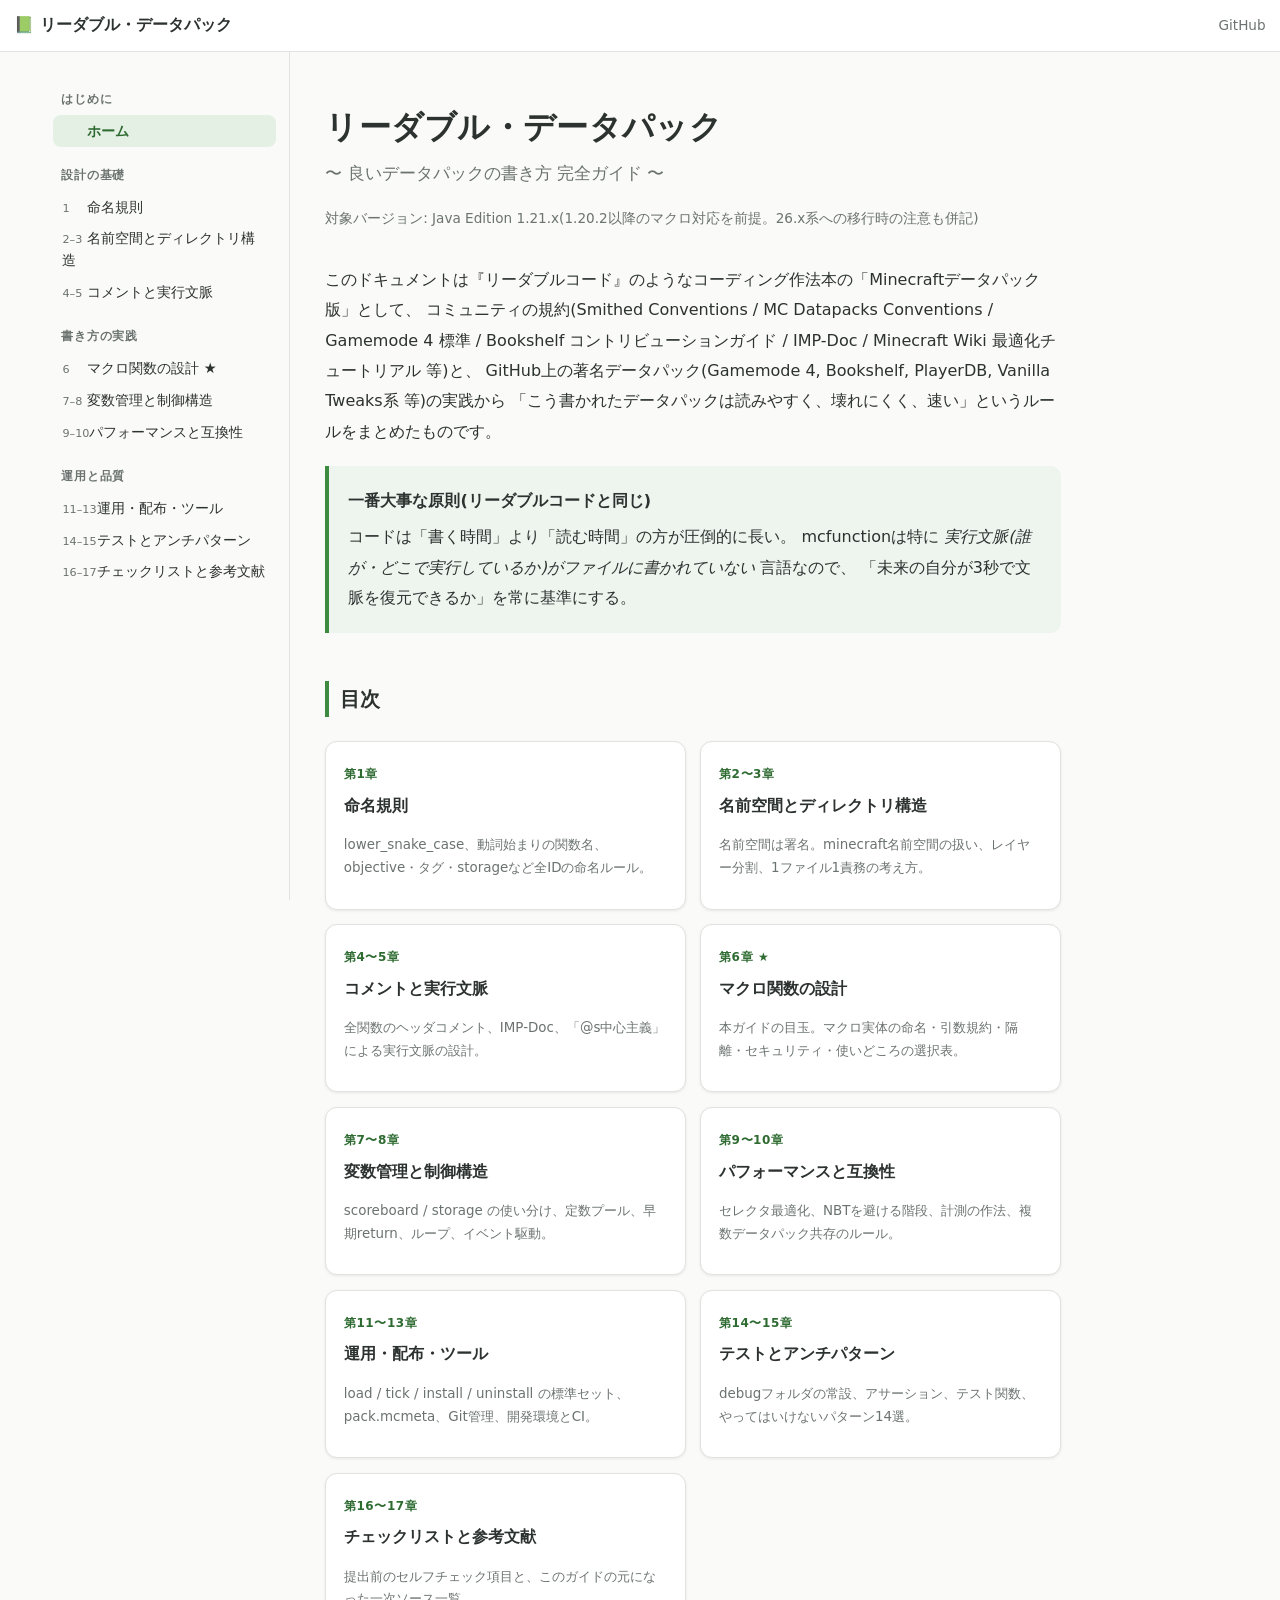
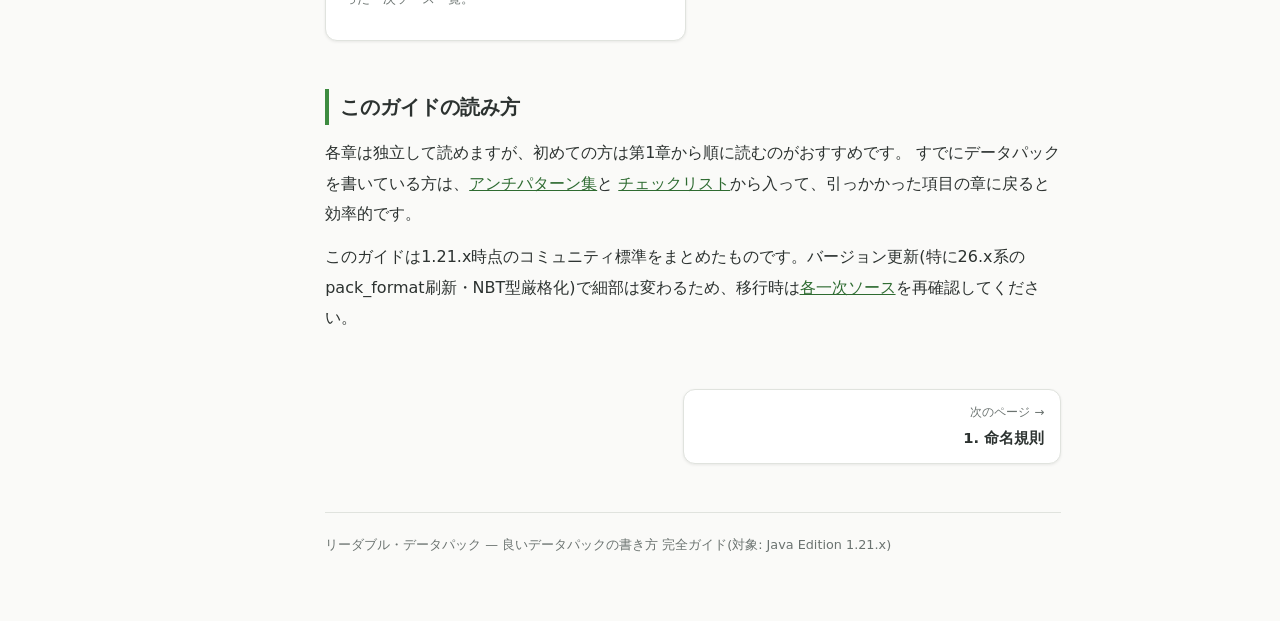
<file: docs/index.html>
<!DOCTYPE html>
<html lang="ja">
<head>
<meta charset="utf-8">
<meta name="viewport" content="width=device-width, initial-scale=1">
<title>リーダブル・データパック — 良いデータパックの書き方 完全ガイド</title>
<meta name="description" content="『リーダブルコード』のMinecraftデータパック版。コミュニティ規約と著名データパックの実践から、読みやすく・壊れにくく・速いデータパックの書き方をまとめたガイド。">
<link rel="stylesheet" href="style.css">
<link rel="icon" href="data:image/svg+xml,<svg xmlns=%22http://www.w3.org/2000/svg%22 viewBox=%220 0 100 100%22><text y=%22.9em%22 font-size=%2290%22>📗</text></svg>">
</head>
<body>
<header class="topbar">
  <button class="menu-btn" id="menu-btn" aria-label="メニューを開閉">☰</button>
  <a class="brand" href="index.html"><span class="brand-icon">📗</span>リーダブル・データパック</a>
  <a class="gh-link" href="https://github.com/haruto-67/Readable_Data_Pack" target="_blank" rel="noopener">GitHub</a>
</header>
<div class="sidebar-backdrop" id="sidebar-backdrop"></div>
<div class="layout">
  <nav class="sidebar" id="sidebar" aria-label="章ナビゲーション"></nav>
  <main>
    <article>
      <div class="hero">
        <h1>リーダブル・データパック</h1>
        <p class="subtitle">〜 良いデータパックの書き方 完全ガイド 〜</p>
        <p class="meta">対象バージョン: Java Edition 1.21.x(1.20.2以降のマクロ対応を前提。26.x系への移行時の注意も併記)</p>
      </div>

      <p>このドキュメントは『リーダブルコード』のようなコーディング作法本の「Minecraftデータパック版」として、
      コミュニティの規約(Smithed Conventions / MC Datapacks Conventions / Gamemode 4 標準 /
      Bookshelf コントリビューションガイド / IMP-Doc / Minecraft Wiki 最適化チュートリアル 等)と、
      GitHub上の著名データパック(Gamemode 4, Bookshelf, PlayerDB, Vanilla Tweaks系 等)の実践から
      「こう書かれたデータパックは読みやすく、壊れにくく、速い」というルールをまとめたものです。</p>

      <blockquote>
        <p><strong>一番大事な原則(リーダブルコードと同じ)</strong></p>
        <p>コードは「書く時間」より「読む時間」の方が圧倒的に長い。
        mcfunctionは特に <em>実行文脈(誰が・どこで実行しているか)がファイルに書かれていない</em> 言語なので、
        「未来の自分が3秒で文脈を復元できるか」を常に基準にする。</p>
      </blockquote>

      <h2 id="toc">目次</h2>

      <div class="card-grid">
        <a class="card" href="naming.html">
          <span class="card-ch">第1章</span>
          <p class="card-title">命名規則</p>
          <p class="card-desc">lower_snake_case、動詞始まりの関数名、objective・タグ・storageなど全IDの命名ルール。</p>
        </a>
        <a class="card" href="structure.html">
          <span class="card-ch">第2〜3章</span>
          <p class="card-title">名前空間とディレクトリ構造</p>
          <p class="card-desc">名前空間は署名。minecraft名前空間の扱い、レイヤー分割、1ファイル1責務の考え方。</p>
        </a>
        <a class="card" href="context.html">
          <span class="card-ch">第4〜5章</span>
          <p class="card-title">コメントと実行文脈</p>
          <p class="card-desc">全関数のヘッダコメント、IMP-Doc、「@s中心主義」による実行文脈の設計。</p>
        </a>
        <a class="card" href="macros.html">
          <span class="card-ch">第6章 ★</span>
          <p class="card-title">マクロ関数の設計</p>
          <p class="card-desc">本ガイドの目玉。マクロ実体の命名・引数規約・隔離・セキュリティ・使いどころの選択表。</p>
        </a>
        <a class="card" href="variables.html">
          <span class="card-ch">第7〜8章</span>
          <p class="card-title">変数管理と制御構造</p>
          <p class="card-desc">scoreboard / storage の使い分け、定数プール、早期return、ループ、イベント駆動。</p>
        </a>
        <a class="card" href="performance.html">
          <span class="card-ch">第9〜10章</span>
          <p class="card-title">パフォーマンスと互換性</p>
          <p class="card-desc">セレクタ最適化、NBTを避ける階段、計測の作法、複数データパック共存のルール。</p>
        </a>
        <a class="card" href="operations.html">
          <span class="card-ch">第11〜13章</span>
          <p class="card-title">運用・配布・ツール</p>
          <p class="card-desc">load / tick / install / uninstall の標準セット、pack.mcmeta、Git管理、開発環境とCI。</p>
        </a>
        <a class="card" href="testing.html">
          <span class="card-ch">第14〜15章</span>
          <p class="card-title">テストとアンチパターン</p>
          <p class="card-desc">debugフォルダの常設、アサーション、テスト関数、やってはいけないパターン14選。</p>
        </a>
        <a class="card" href="checklist.html">
          <span class="card-ch">第16〜17章</span>
          <p class="card-title">チェックリストと参考文献</p>
          <p class="card-desc">提出前のセルフチェック項目と、このガイドの元になった一次ソース一覧。</p>
        </a>
      </div>

      <h2 id="how-to-read">このガイドの読み方</h2>
      <p>各章は独立して読めますが、初めての方は第1章から順に読むのがおすすめです。
      すでにデータパックを書いている方は、<a href="testing.html#ch15">アンチパターン集</a>と
      <a href="checklist.html">チェックリスト</a>から入って、引っかかった項目の章に戻ると効率的です。</p>

      <p>このガイドは1.21.x時点のコミュニティ標準をまとめたものです。バージョン更新(特に26.x系の
      pack_format刷新・NBT型厳格化)で細部は変わるため、移行時は<a href="checklist.html#ch17">各一次ソース</a>を再確認してください。</p>
    </article>
    <nav class="pager" id="pager" aria-label="前後のページ"></nav>
    <footer class="site-footer">リーダブル・データパック — 良いデータパックの書き方 完全ガイド(対象: Java Edition 1.21.x)</footer>
  </main>
</div>
<script src="site.js"></script>
</body>
</html>
</file>
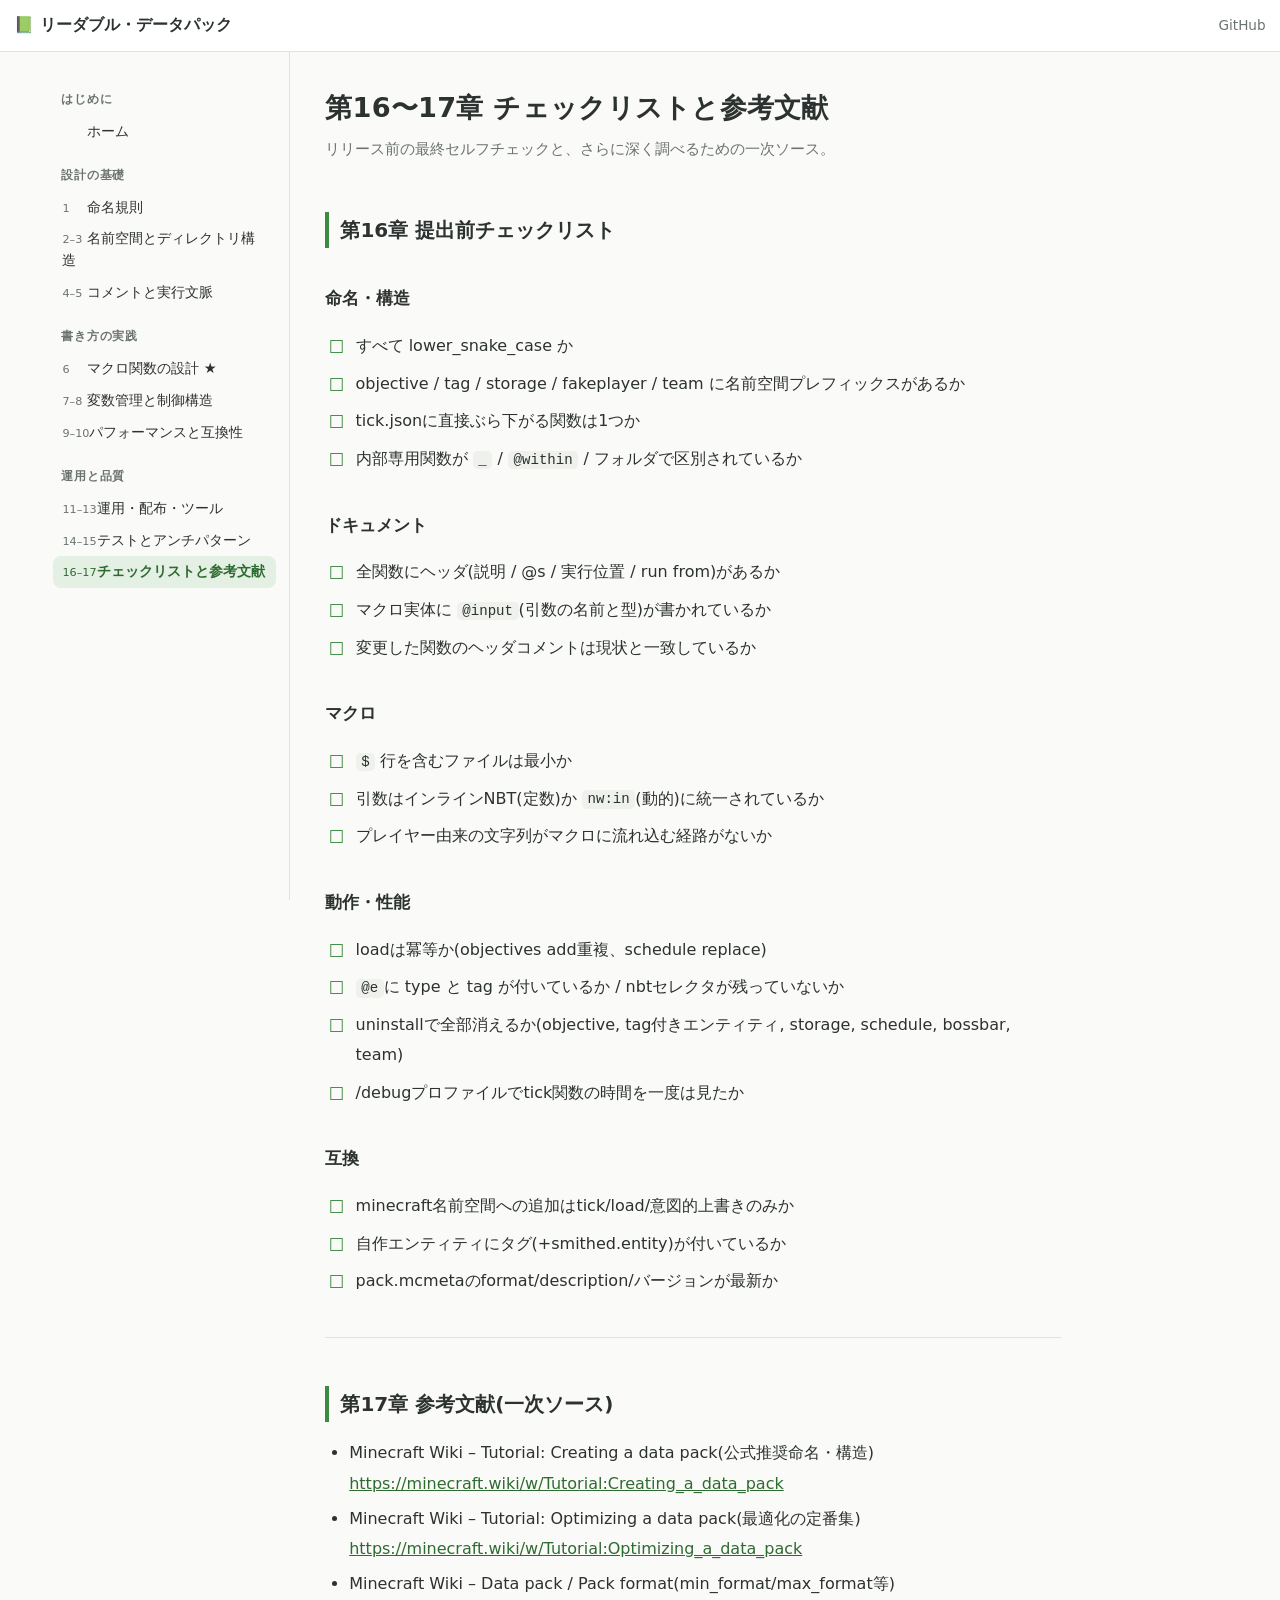
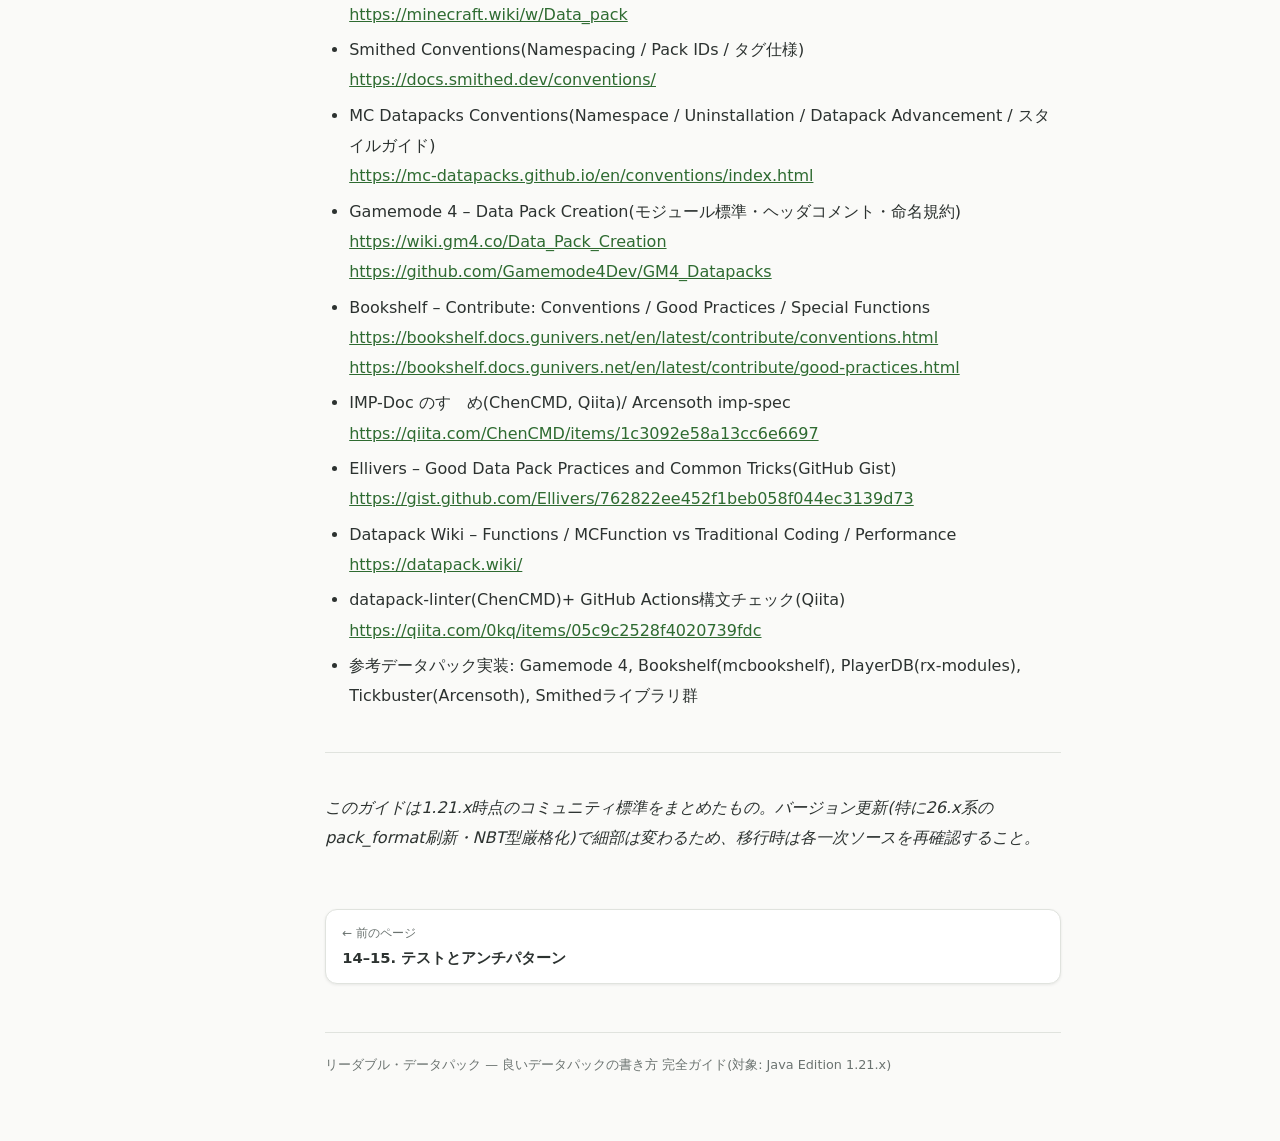
<file: docs/checklist.html>
<!DOCTYPE html>
<html lang="ja">
<head>
<meta charset="utf-8">
<meta name="viewport" content="width=device-width, initial-scale=1">
<title>第16〜17章 チェックリストと参考文献 | リーダブル・データパック</title>
<meta name="description" content="データパック提出前のセルフチェックリスト(命名・ドキュメント・マクロ・動作・互換)と、本ガイドの元になった一次ソース一覧。">
<link rel="stylesheet" href="style.css">
<link rel="icon" href="data:image/svg+xml,<svg xmlns=%22http://www.w3.org/2000/svg%22 viewBox=%220 0 100 100%22><text y=%22.9em%22 font-size=%2290%22>📗</text></svg>">
</head>
<body>
<header class="topbar">
  <button class="menu-btn" id="menu-btn" aria-label="メニューを開閉">☰</button>
  <a class="brand" href="index.html"><span class="brand-icon">📗</span>リーダブル・データパック</a>
  <a class="gh-link" href="https://github.com/haruto-67/Readable_Data_Pack" target="_blank" rel="noopener">GitHub</a>
</header>
<div class="sidebar-backdrop" id="sidebar-backdrop"></div>
<div class="layout">
  <nav class="sidebar" id="sidebar" aria-label="章ナビゲーション"></nav>
  <main>
    <article>
      <h1>第16〜17章 チェックリストと参考文献</h1>
      <p class="chapter-lede">リリース前の最終セルフチェックと、さらに深く調べるための一次ソース。</p>

      <h2 id="ch16">第16章 提出前チェックリスト</h2>

      <h3>命名・構造</h3>
      <ul class="checklist">
        <li>すべて lower_snake_case か</li>
        <li>objective / tag / storage / fakeplayer / team に名前空間プレフィックスがあるか</li>
        <li>tick.jsonに直接ぶら下がる関数は1つか</li>
        <li>内部専用関数が <code>_</code> / <code>@within</code> / フォルダで区別されているか</li>
      </ul>

      <h3>ドキュメント</h3>
      <ul class="checklist">
        <li>全関数にヘッダ(説明 / @s / 実行位置 / run from)があるか</li>
        <li>マクロ実体に <code>@input</code>(引数の名前と型)が書かれているか</li>
        <li>変更した関数のヘッダコメントは現状と一致しているか</li>
      </ul>

      <h3>マクロ</h3>
      <ul class="checklist">
        <li><code>$</code> 行を含むファイルは最小か</li>
        <li>引数はインラインNBT(定数)か <code>nw:in</code>(動的)に統一されているか</li>
        <li>プレイヤー由来の文字列がマクロに流れ込む経路がないか</li>
      </ul>

      <h3>動作・性能</h3>
      <ul class="checklist">
        <li>loadは冪等か(objectives add重複、schedule replace)</li>
        <li><code>@e</code>に type と tag が付いているか / nbtセレクタが残っていないか</li>
        <li>uninstallで全部消えるか(objective, tag付きエンティティ, storage, schedule, bossbar, team)</li>
        <li>/debugプロファイルでtick関数の時間を一度は見たか</li>
      </ul>

      <h3>互換</h3>
      <ul class="checklist">
        <li>minecraft名前空間への追加はtick/load/意図的上書きのみか</li>
        <li>自作エンティティにタグ(+smithed.entity)が付いているか</li>
        <li>pack.mcmetaのformat/description/バージョンが最新か</li>
      </ul>

      <hr>

      <h2 id="ch17">第17章 参考文献(一次ソース)</h2>
      <ul>
        <li>Minecraft Wiki – Tutorial: Creating a data pack(公式推奨命名・構造)<br>
          <a href="https://minecraft.wiki/w/Tutorial:Creating_a_data_pack" target="_blank" rel="noopener">https://minecraft.wiki/w/Tutorial:Creating_a_data_pack</a></li>
        <li>Minecraft Wiki – Tutorial: Optimizing a data pack(最適化の定番集)<br>
          <a href="https://minecraft.wiki/w/Tutorial:Optimizing_a_data_pack" target="_blank" rel="noopener">https://minecraft.wiki/w/Tutorial:Optimizing_a_data_pack</a></li>
        <li>Minecraft Wiki – Data pack / Pack format(min_format/max_format等)<br>
          <a href="https://minecraft.wiki/w/Data_pack" target="_blank" rel="noopener">https://minecraft.wiki/w/Data_pack</a></li>
        <li>Smithed Conventions(Namespacing / Pack IDs / タグ仕様)<br>
          <a href="https://docs.smithed.dev/conventions/" target="_blank" rel="noopener">https://docs.smithed.dev/conventions/</a></li>
        <li>MC Datapacks Conventions(Namespace / Uninstallation / Datapack Advancement / スタイルガイド)<br>
          <a href="https://mc-datapacks.github.io/en/conventions/index.html" target="_blank" rel="noopener">https://mc-datapacks.github.io/en/conventions/index.html</a></li>
        <li>Gamemode 4 – Data Pack Creation(モジュール標準・ヘッダコメント・命名規約)<br>
          <a href="https://wiki.gm4.co/Data_Pack_Creation" target="_blank" rel="noopener">https://wiki.gm4.co/Data_Pack_Creation</a><br>
          <a href="https://github.com/Gamemode4Dev/GM4_Datapacks" target="_blank" rel="noopener">https://github.com/Gamemode4Dev/GM4_Datapacks</a></li>
        <li>Bookshelf – Contribute: Conventions / Good Practices / Special Functions<br>
          <a href="https://bookshelf.docs.gunivers.net/en/latest/contribute/conventions.html" target="_blank" rel="noopener">https://bookshelf.docs.gunivers.net/en/latest/contribute/conventions.html</a><br>
          <a href="https://bookshelf.docs.gunivers.net/en/latest/contribute/good-practices.html" target="_blank" rel="noopener">https://bookshelf.docs.gunivers.net/en/latest/contribute/good-practices.html</a></li>
        <li>IMP-Doc のすゝめ(ChenCMD, Qiita)/ Arcensoth imp-spec<br>
          <a href="https://qiita.com/ChenCMD/items/1c3092e58a13cc6e6697" target="_blank" rel="noopener">https://qiita.com/ChenCMD/items/1c3092e58a13cc6e6697</a></li>
        <li>Ellivers – Good Data Pack Practices and Common Tricks(GitHub Gist)<br>
          <a href="https://gist.github.com/Ellivers/762822ee452f1beb058f044ec3139d73" target="_blank" rel="noopener">https://gist.github.com/Ellivers/762822ee452f1beb058f044ec3139d73</a></li>
        <li>Datapack Wiki – Functions / MCFunction vs Traditional Coding / Performance<br>
          <a href="https://datapack.wiki/" target="_blank" rel="noopener">https://datapack.wiki/</a></li>
        <li>datapack-linter(ChenCMD)+ GitHub Actions構文チェック(Qiita)<br>
          <a href="https://qiita.com/0kq/items/05c9c2528f4020739fdc" target="_blank" rel="noopener">https://qiita.com/0kq/items/05c9c2528f4020739fdc</a></li>
        <li>参考データパック実装: Gamemode 4, Bookshelf(mcbookshelf), PlayerDB(rx-modules),
          Tickbuster(Arcensoth), Smithedライブラリ群</li>
      </ul>

      <hr>

      <p><em>このガイドは1.21.x時点のコミュニティ標準をまとめたもの。バージョン更新(特に26.x系の
      pack_format刷新・NBT型厳格化)で細部は変わるため、移行時は各一次ソースを再確認すること。</em></p>
    </article>
    <nav class="pager" id="pager" aria-label="前後のページ"></nav>
    <footer class="site-footer">リーダブル・データパック — 良いデータパックの書き方 完全ガイド(対象: Java Edition 1.21.x)</footer>
  </main>
</div>
<script src="site.js"></script>
</body>
</html>
</file>
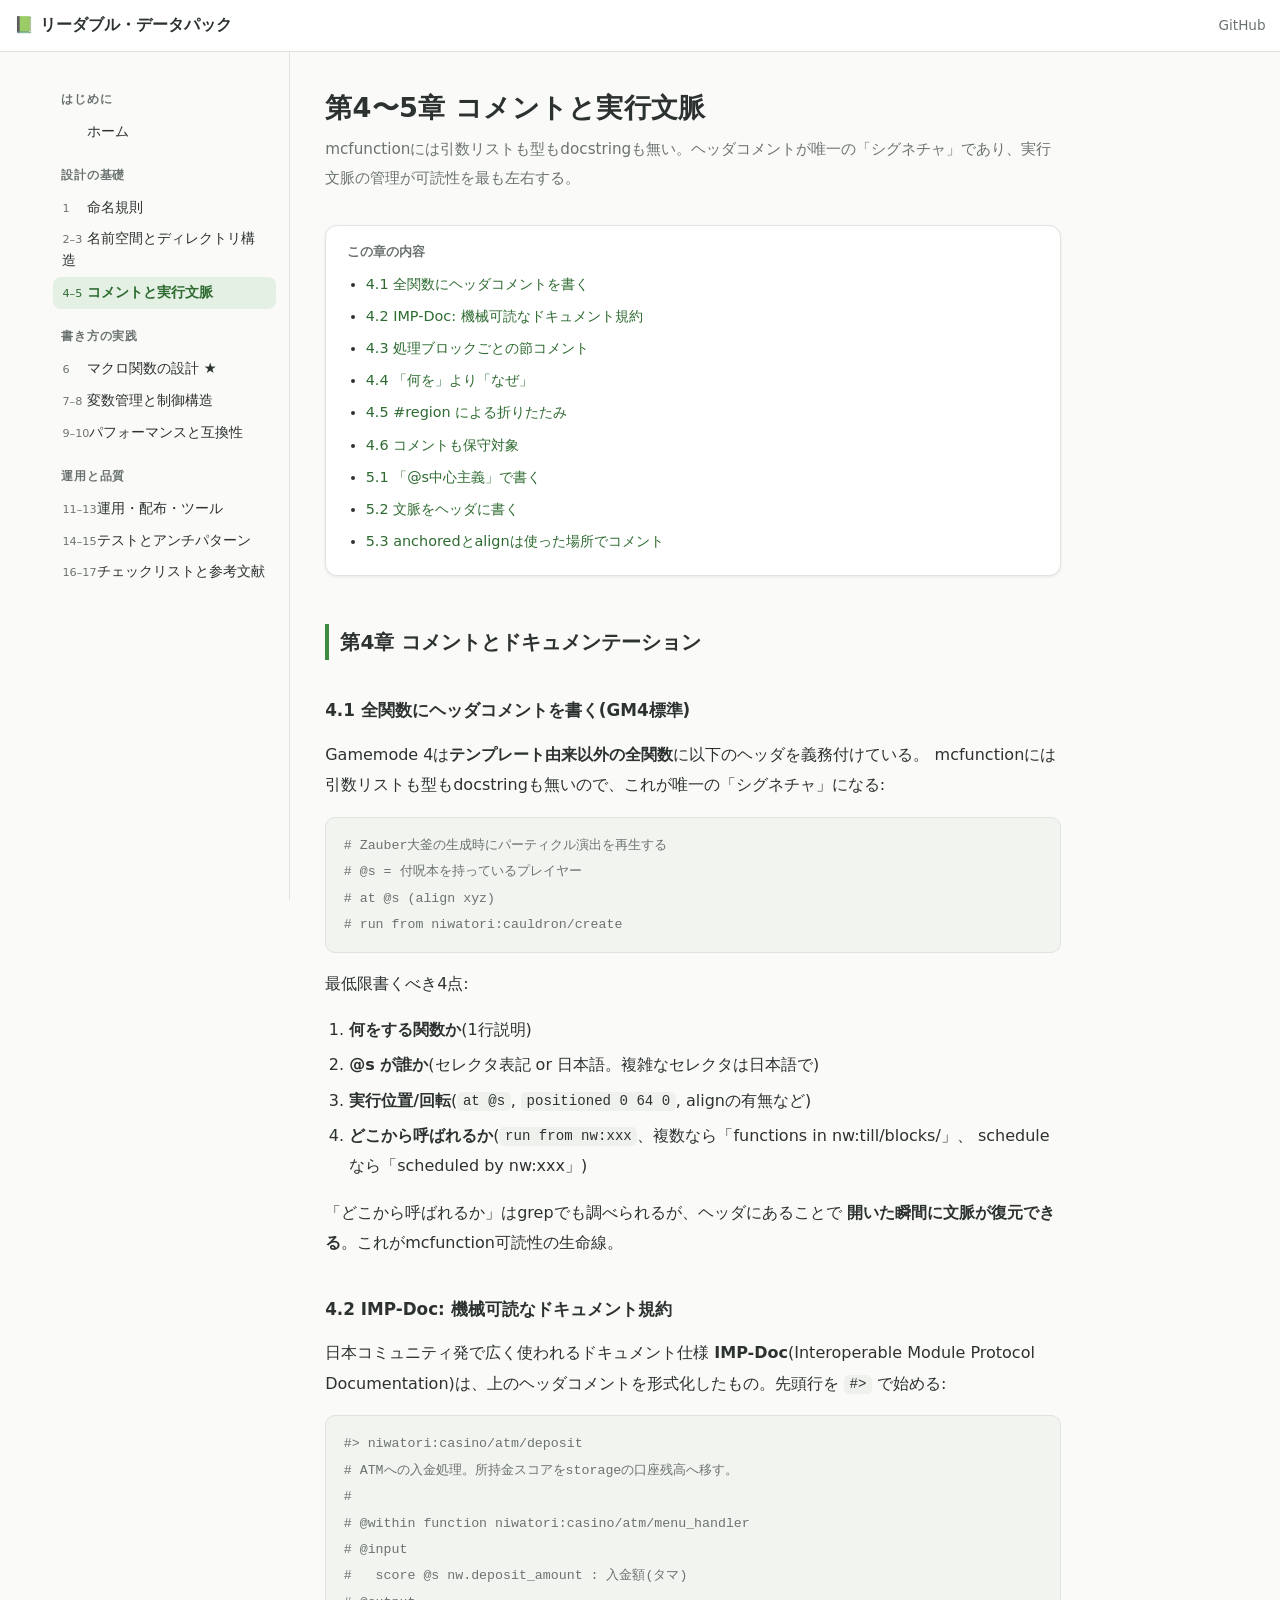
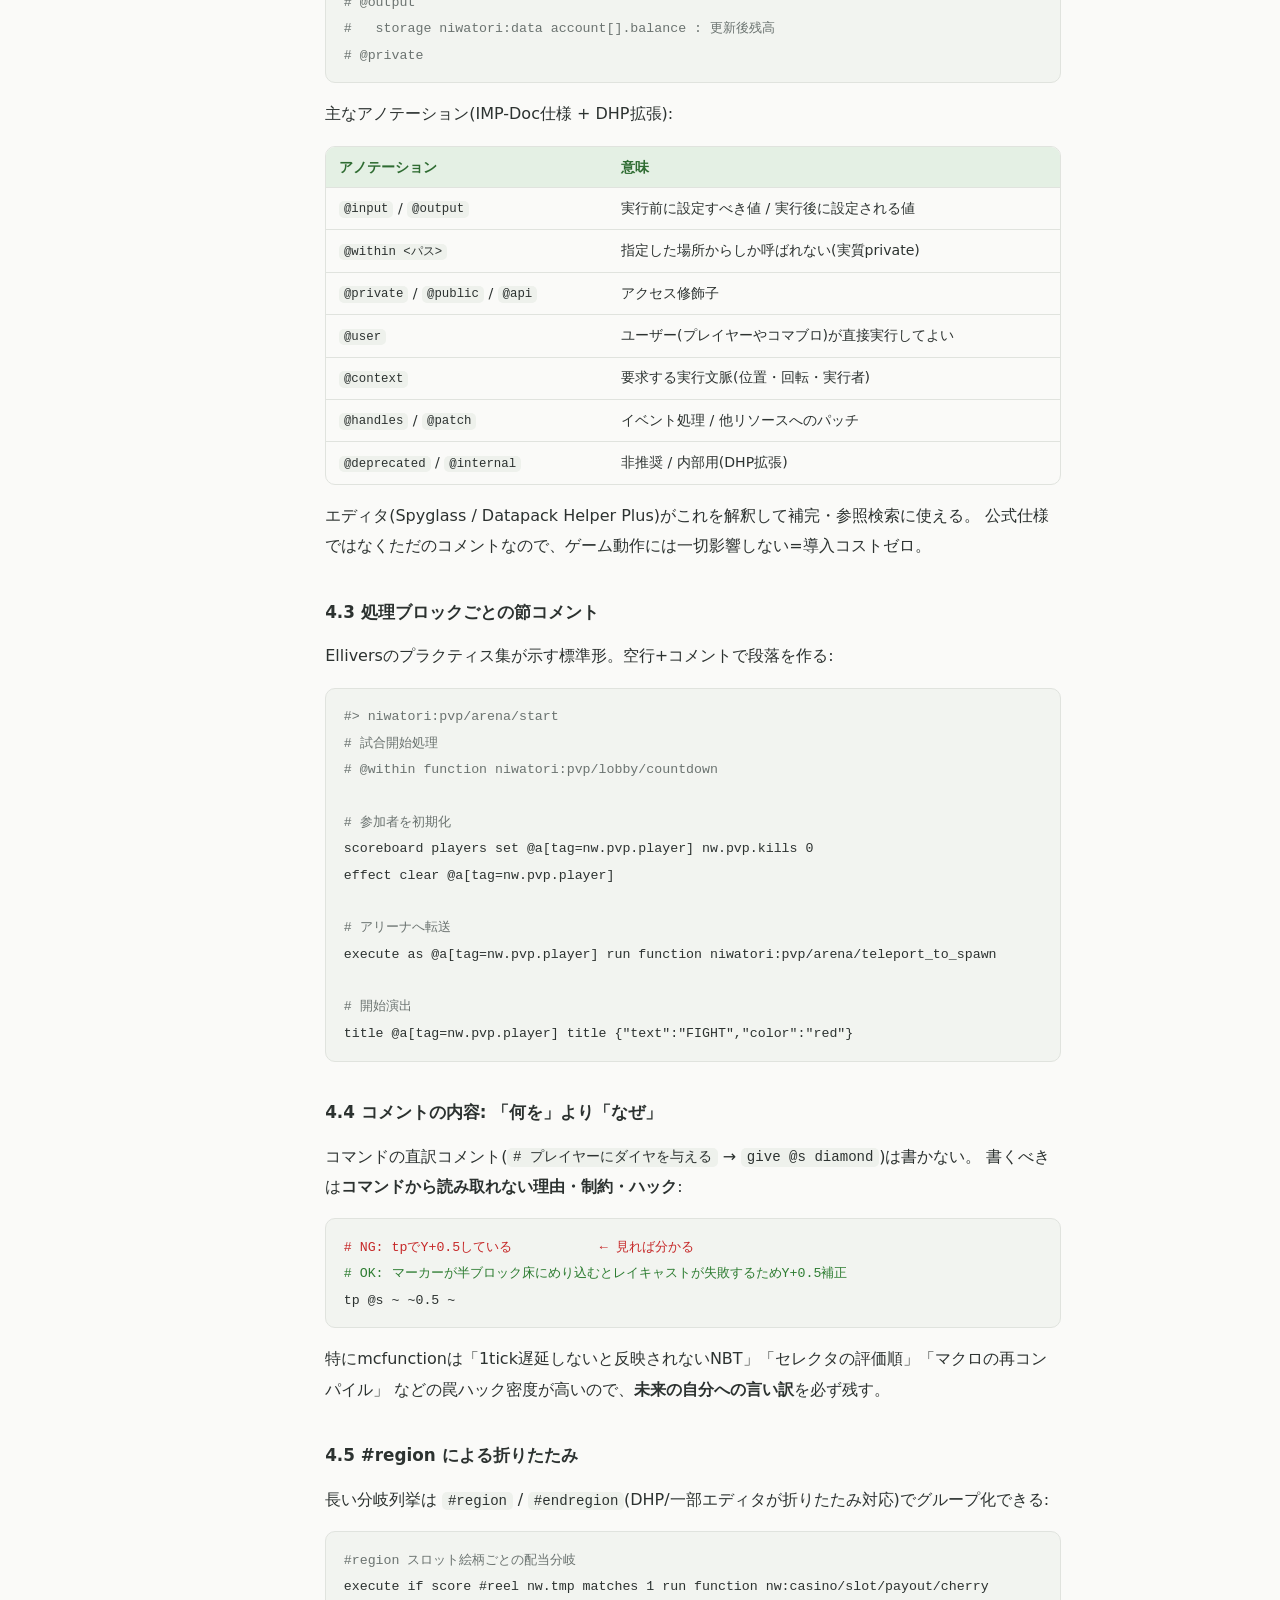
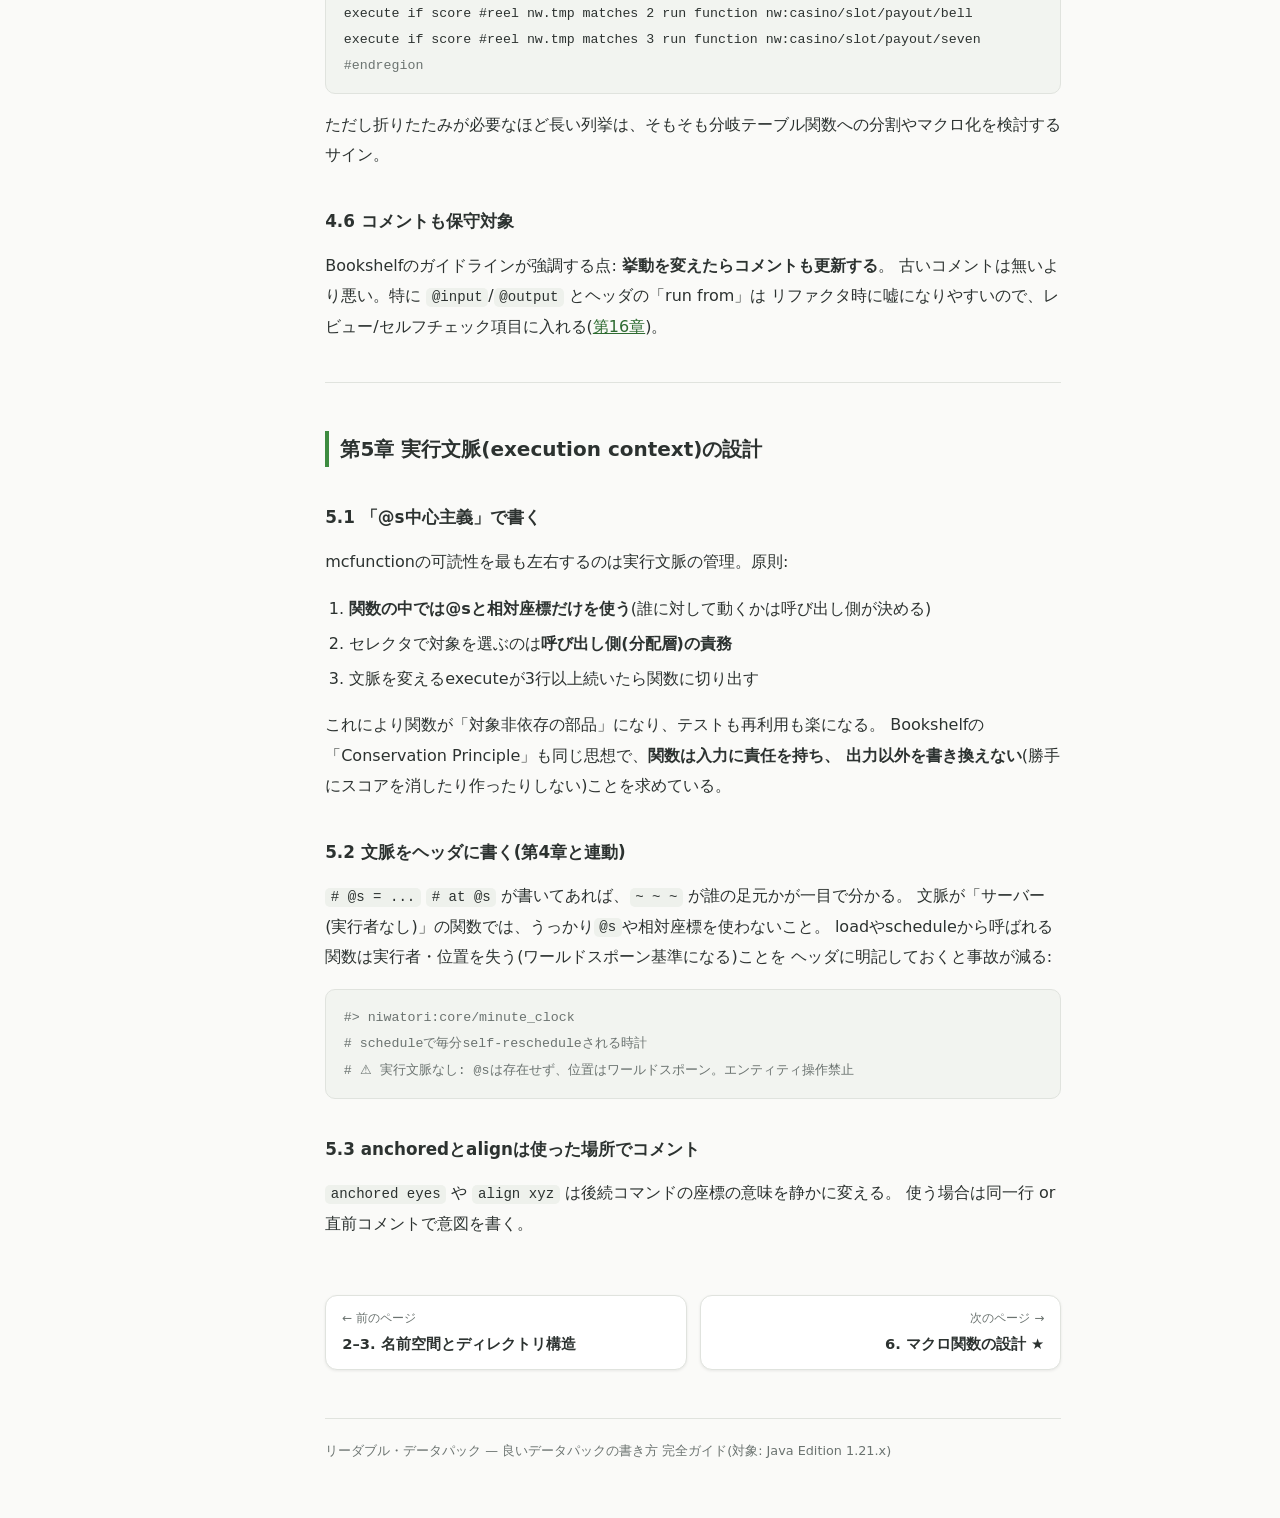
<file: docs/context.html>
<!DOCTYPE html>
<html lang="ja">
<head>
<meta charset="utf-8">
<meta name="viewport" content="width=device-width, initial-scale=1">
<title>第4〜5章 コメントと実行文脈 | リーダブル・データパック</title>
<meta name="description" content="mcfunctionのコメントとドキュメンテーション(IMP-Doc)、実行文脈(execution context)の設計。ヘッダコメント、@s中心主義。">
<link rel="stylesheet" href="style.css">
<link rel="icon" href="data:image/svg+xml,<svg xmlns=%22http://www.w3.org/2000/svg%22 viewBox=%220 0 100 100%22><text y=%22.9em%22 font-size=%2290%22>📗</text></svg>">
</head>
<body>
<header class="topbar">
  <button class="menu-btn" id="menu-btn" aria-label="メニューを開閉">☰</button>
  <a class="brand" href="index.html"><span class="brand-icon">📗</span>リーダブル・データパック</a>
  <a class="gh-link" href="https://github.com/haruto-67/Readable_Data_Pack" target="_blank" rel="noopener">GitHub</a>
</header>
<div class="sidebar-backdrop" id="sidebar-backdrop"></div>
<div class="layout">
  <nav class="sidebar" id="sidebar" aria-label="章ナビゲーション"></nav>
  <main>
    <article>
      <h1>第4〜5章 コメントと実行文脈</h1>
      <p class="chapter-lede">mcfunctionには引数リストも型もdocstringも無い。ヘッダコメントが唯一の「シグネチャ」であり、実行文脈の管理が可読性を最も左右する。</p>

      <div class="in-page-toc">
        <p class="toc-title">この章の内容</p>
        <ul>
          <li><a href="#s4-1">4.1 全関数にヘッダコメントを書く</a></li>
          <li><a href="#s4-2">4.2 IMP-Doc: 機械可読なドキュメント規約</a></li>
          <li><a href="#s4-3">4.3 処理ブロックごとの節コメント</a></li>
          <li><a href="#s4-4">4.4 「何を」より「なぜ」</a></li>
          <li><a href="#s4-5">4.5 #region による折りたたみ</a></li>
          <li><a href="#s4-6">4.6 コメントも保守対象</a></li>
          <li><a href="#s5-1">5.1 「@s中心主義」で書く</a></li>
          <li><a href="#s5-2">5.2 文脈をヘッダに書く</a></li>
          <li><a href="#s5-3">5.3 anchoredとalignは使った場所でコメント</a></li>
        </ul>
      </div>

      <h2 id="ch4">第4章 コメントとドキュメンテーション</h2>

      <h3 id="s4-1">4.1 全関数にヘッダコメントを書く(GM4標準)</h3>
      <p>Gamemode 4は<strong>テンプレート由来以外の全関数</strong>に以下のヘッダを義務付けている。
      mcfunctionには引数リストも型もdocstringも無いので、これが唯一の「シグネチャ」になる:</p>

<pre><code><span class="c"># Zauber大釜の生成時にパーティクル演出を再生する
# @s = 付呪本を持っているプレイヤー
# at @s (align xyz)
# run from niwatori:cauldron/create</span></code></pre>

      <p>最低限書くべき4点:</p>
      <ol>
        <li><strong>何をする関数か</strong>(1行説明)</li>
        <li><strong>@s が誰か</strong>(セレクタ表記 or 日本語。複雑なセレクタは日本語で)</li>
        <li><strong>実行位置/回転</strong>(<code>at @s</code>, <code>positioned 0 64 0</code>, alignの有無など)</li>
        <li><strong>どこから呼ばれるか</strong>(<code>run from nw:xxx</code>、複数なら「functions in nw:till/blocks/」、
          scheduleなら「scheduled by nw:xxx」)</li>
      </ol>

      <p>「どこから呼ばれるか」はgrepでも調べられるが、ヘッダにあることで
      <strong>開いた瞬間に文脈が復元できる</strong>。これがmcfunction可読性の生命線。</p>

      <h3 id="s4-2">4.2 IMP-Doc: 機械可読なドキュメント規約</h3>
      <p>日本コミュニティ発で広く使われるドキュメント仕様 <strong>IMP-Doc</strong>(Interoperable Module Protocol
      Documentation)は、上のヘッダコメントを形式化したもの。先頭行を <code>#&gt;</code> で始める:</p>

<pre><code><span class="c">#&gt; niwatori:casino/atm/deposit
# ATMへの入金処理。所持金スコアをstorageの口座残高へ移す。
#
# @within function niwatori:casino/atm/menu_handler
# @input
#   score @s nw.deposit_amount : 入金額(タマ)
# @output
#   storage niwatori:data account[].balance : 更新後残高
# @private</span></code></pre>

      <p>主なアノテーション(IMP-Doc仕様 + DHP拡張):</p>

      <div class="table-wrap">
        <table>
          <thead><tr><th>アノテーション</th><th>意味</th></tr></thead>
          <tbody>
            <tr><td><code>@input</code> / <code>@output</code></td><td>実行前に設定すべき値 / 実行後に設定される値</td></tr>
            <tr><td><code>@within &lt;パス&gt;</code></td><td>指定した場所からしか呼ばれない(実質private)</td></tr>
            <tr><td><code>@private</code> / <code>@public</code> / <code>@api</code></td><td>アクセス修飾子</td></tr>
            <tr><td><code>@user</code></td><td>ユーザー(プレイヤーやコマブロ)が直接実行してよい</td></tr>
            <tr><td><code>@context</code></td><td>要求する実行文脈(位置・回転・実行者)</td></tr>
            <tr><td><code>@handles</code> / <code>@patch</code></td><td>イベント処理 / 他リソースへのパッチ</td></tr>
            <tr><td><code>@deprecated</code> / <code>@internal</code></td><td>非推奨 / 内部用(DHP拡張)</td></tr>
          </tbody>
        </table>
      </div>

      <p>エディタ(Spyglass / Datapack Helper Plus)がこれを解釈して補完・参照検索に使える。
      公式仕様ではなくただのコメントなので、ゲーム動作には一切影響しない=導入コストゼロ。</p>

      <h3 id="s4-3">4.3 処理ブロックごとの節コメント</h3>
      <p>Elliversのプラクティス集が示す標準形。空行+コメントで段落を作る:</p>

<pre><code><span class="c">#&gt; niwatori:pvp/arena/start
# 試合開始処理
# @within function niwatori:pvp/lobby/countdown</span>

<span class="c"># 参加者を初期化</span>
scoreboard players set @a[tag=nw.pvp.player] nw.pvp.kills 0
effect clear @a[tag=nw.pvp.player]

<span class="c"># アリーナへ転送</span>
execute as @a[tag=nw.pvp.player] run function niwatori:pvp/arena/teleport_to_spawn

<span class="c"># 開始演出</span>
title @a[tag=nw.pvp.player] title {"text":"FIGHT","color":"red"}</code></pre>

      <h3 id="s4-4">4.4 コメントの内容: 「何を」より「なぜ」</h3>
      <p>コマンドの直訳コメント(<code># プレイヤーにダイヤを与える</code> → <code>give @s diamond</code>)は書かない。
      書くべきは<strong>コマンドから読み取れない理由・制約・ハック</strong>:</p>

<pre><code><span class="ng"># NG: tpでY+0.5している           ← 見れば分かる</span>
<span class="ok"># OK: マーカーが半ブロック床にめり込むとレイキャストが失敗するためY+0.5補正</span>
tp @s ~ ~0.5 ~</code></pre>

      <p>特にmcfunctionは「1tick遅延しないと反映されないNBT」「セレクタの評価順」「マクロの再コンパイル」
      などの罠ハック密度が高いので、<strong>未来の自分への言い訳</strong>を必ず残す。</p>

      <h3 id="s4-5">4.5 #region による折りたたみ</h3>
      <p>長い分岐列挙は <code>#region</code> / <code>#endregion</code>(DHP/一部エディタが折りたたみ対応)でグループ化できる:</p>

<pre><code><span class="c">#region スロット絵柄ごとの配当分岐</span>
execute if score #reel nw.tmp matches 1 run function nw:casino/slot/payout/cherry
execute if score #reel nw.tmp matches 2 run function nw:casino/slot/payout/bell
execute if score #reel nw.tmp matches 3 run function nw:casino/slot/payout/seven
<span class="c">#endregion</span></code></pre>

      <p>ただし折りたたみが必要なほど長い列挙は、そもそも分岐テーブル関数への分割やマクロ化を検討するサイン。</p>

      <h3 id="s4-6">4.6 コメントも保守対象</h3>
      <p>Bookshelfのガイドラインが強調する点: <strong>挙動を変えたらコメントも更新する</strong>。
      古いコメントは無いより悪い。特に <code>@input</code>/<code>@output</code> とヘッダの「run from」は
      リファクタ時に嘘になりやすいので、レビュー/セルフチェック項目に入れる(<a href="checklist.html">第16章</a>)。</p>

      <hr>

      <h2 id="ch5">第5章 実行文脈(execution context)の設計</h2>

      <h3 id="s5-1">5.1 「@s中心主義」で書く</h3>
      <p>mcfunctionの可読性を最も左右するのは実行文脈の管理。原則:</p>
      <ol>
        <li><strong>関数の中では@sと相対座標だけを使う</strong>(誰に対して動くかは呼び出し側が決める)</li>
        <li>セレクタで対象を選ぶのは<strong>呼び出し側(分配層)の責務</strong></li>
        <li>文脈を変えるexecuteが3行以上続いたら関数に切り出す</li>
      </ol>

      <p>これにより関数が「対象非依存の部品」になり、テストも再利用も楽になる。
      Bookshelfの「Conservation Principle」も同じ思想で、<strong>関数は入力に責任を持ち、
      出力以外を書き換えない</strong>(勝手にスコアを消したり作ったりしない)ことを求めている。</p>

      <h3 id="s5-2">5.2 文脈をヘッダに書く(第4章と連動)</h3>
      <p><code># @s = ...</code> <code># at @s</code> が書いてあれば、<code>~ ~ ~</code> が誰の足元かが一目で分かる。
      文脈が「サーバー(実行者なし)」の関数では、うっかり<code>@s</code>や相対座標を使わないこと。
      loadやscheduleから呼ばれる関数は実行者・位置を失う(ワールドスポーン基準になる)ことを
      ヘッダに明記しておくと事故が減る:</p>

<pre><code><span class="c">#&gt; niwatori:core/minute_clock
# scheduleで毎分self-rescheduleされる時計
# ⚠ 実行文脈なし: @sは存在せず、位置はワールドスポーン。エンティティ操作禁止</span></code></pre>

      <h3 id="s5-3">5.3 anchoredとalignは使った場所でコメント</h3>
      <p><code>anchored eyes</code> や <code>align xyz</code> は後続コマンドの座標の意味を静かに変える。
      使う場合は同一行 or 直前コメントで意図を書く。</p>
    </article>
    <nav class="pager" id="pager" aria-label="前後のページ"></nav>
    <footer class="site-footer">リーダブル・データパック — 良いデータパックの書き方 完全ガイド(対象: Java Edition 1.21.x)</footer>
  </main>
</div>
<script src="site.js"></script>
</body>
</html>
</file>
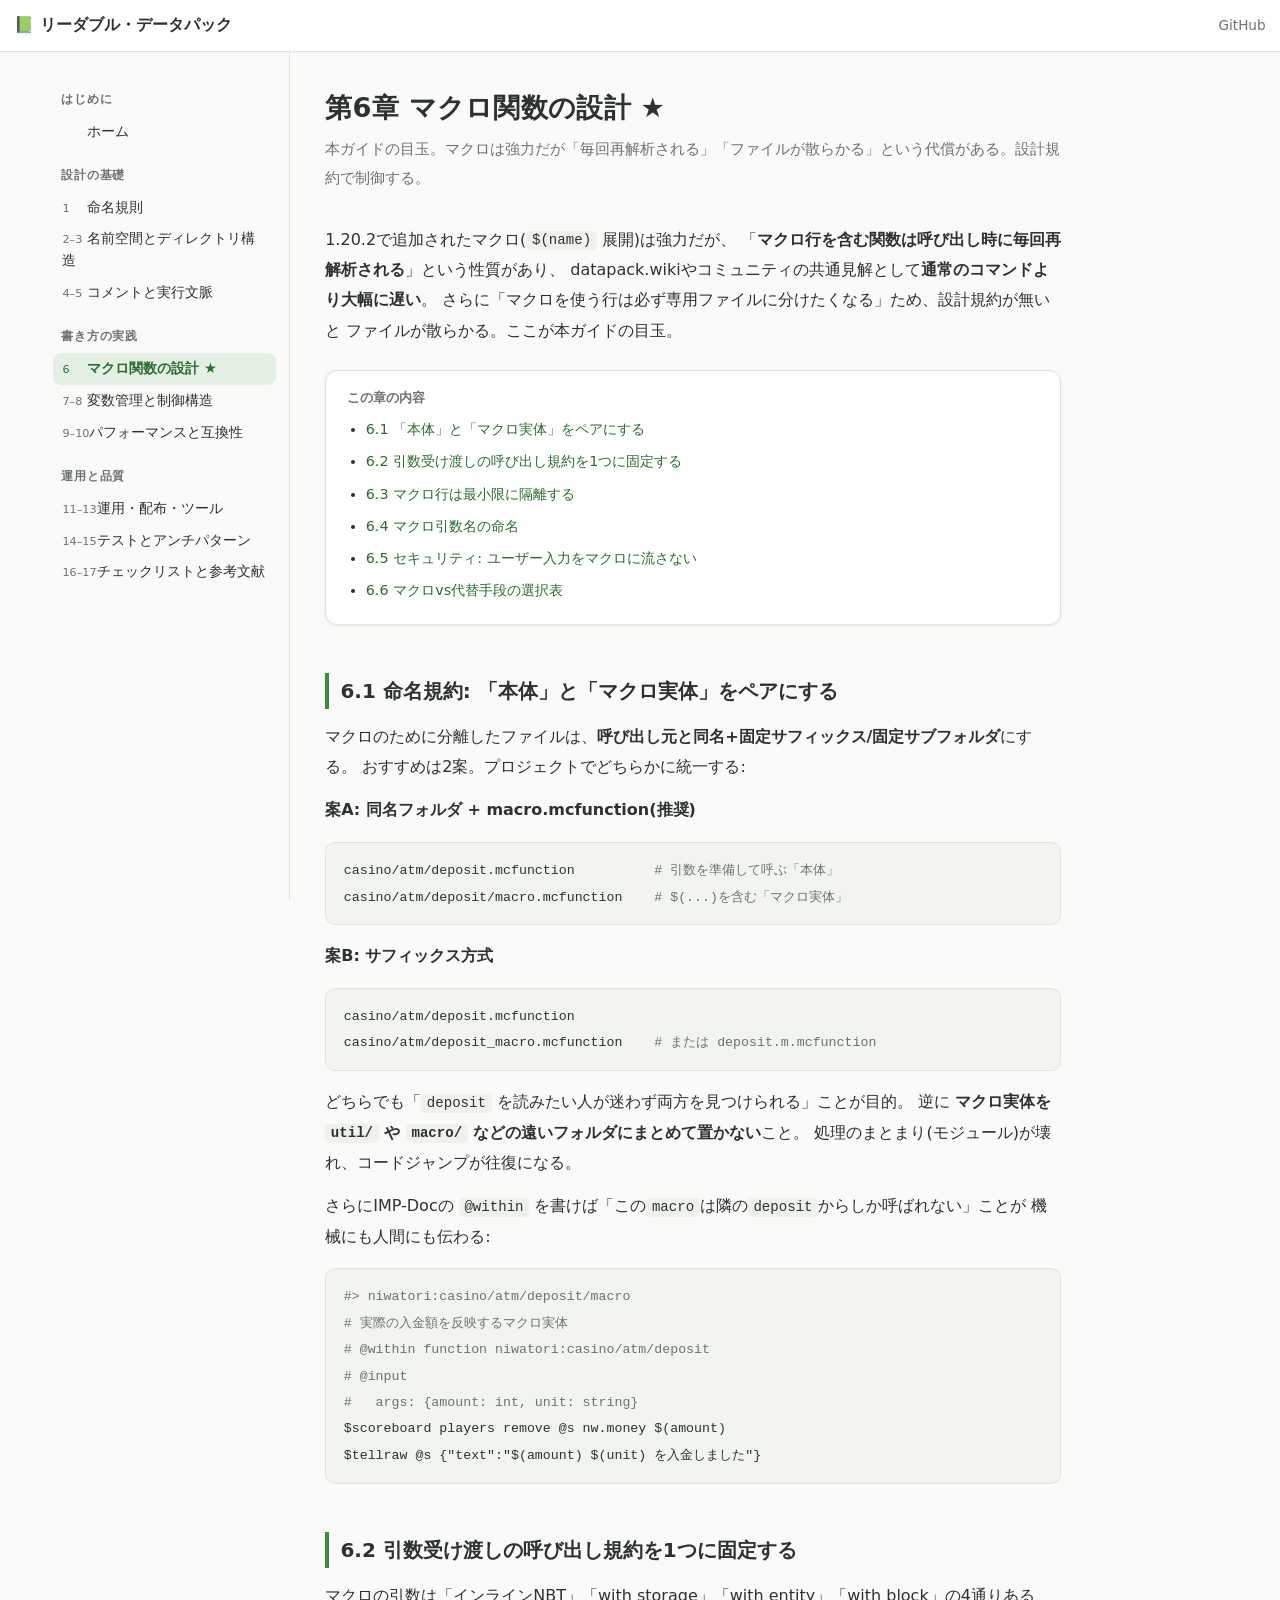
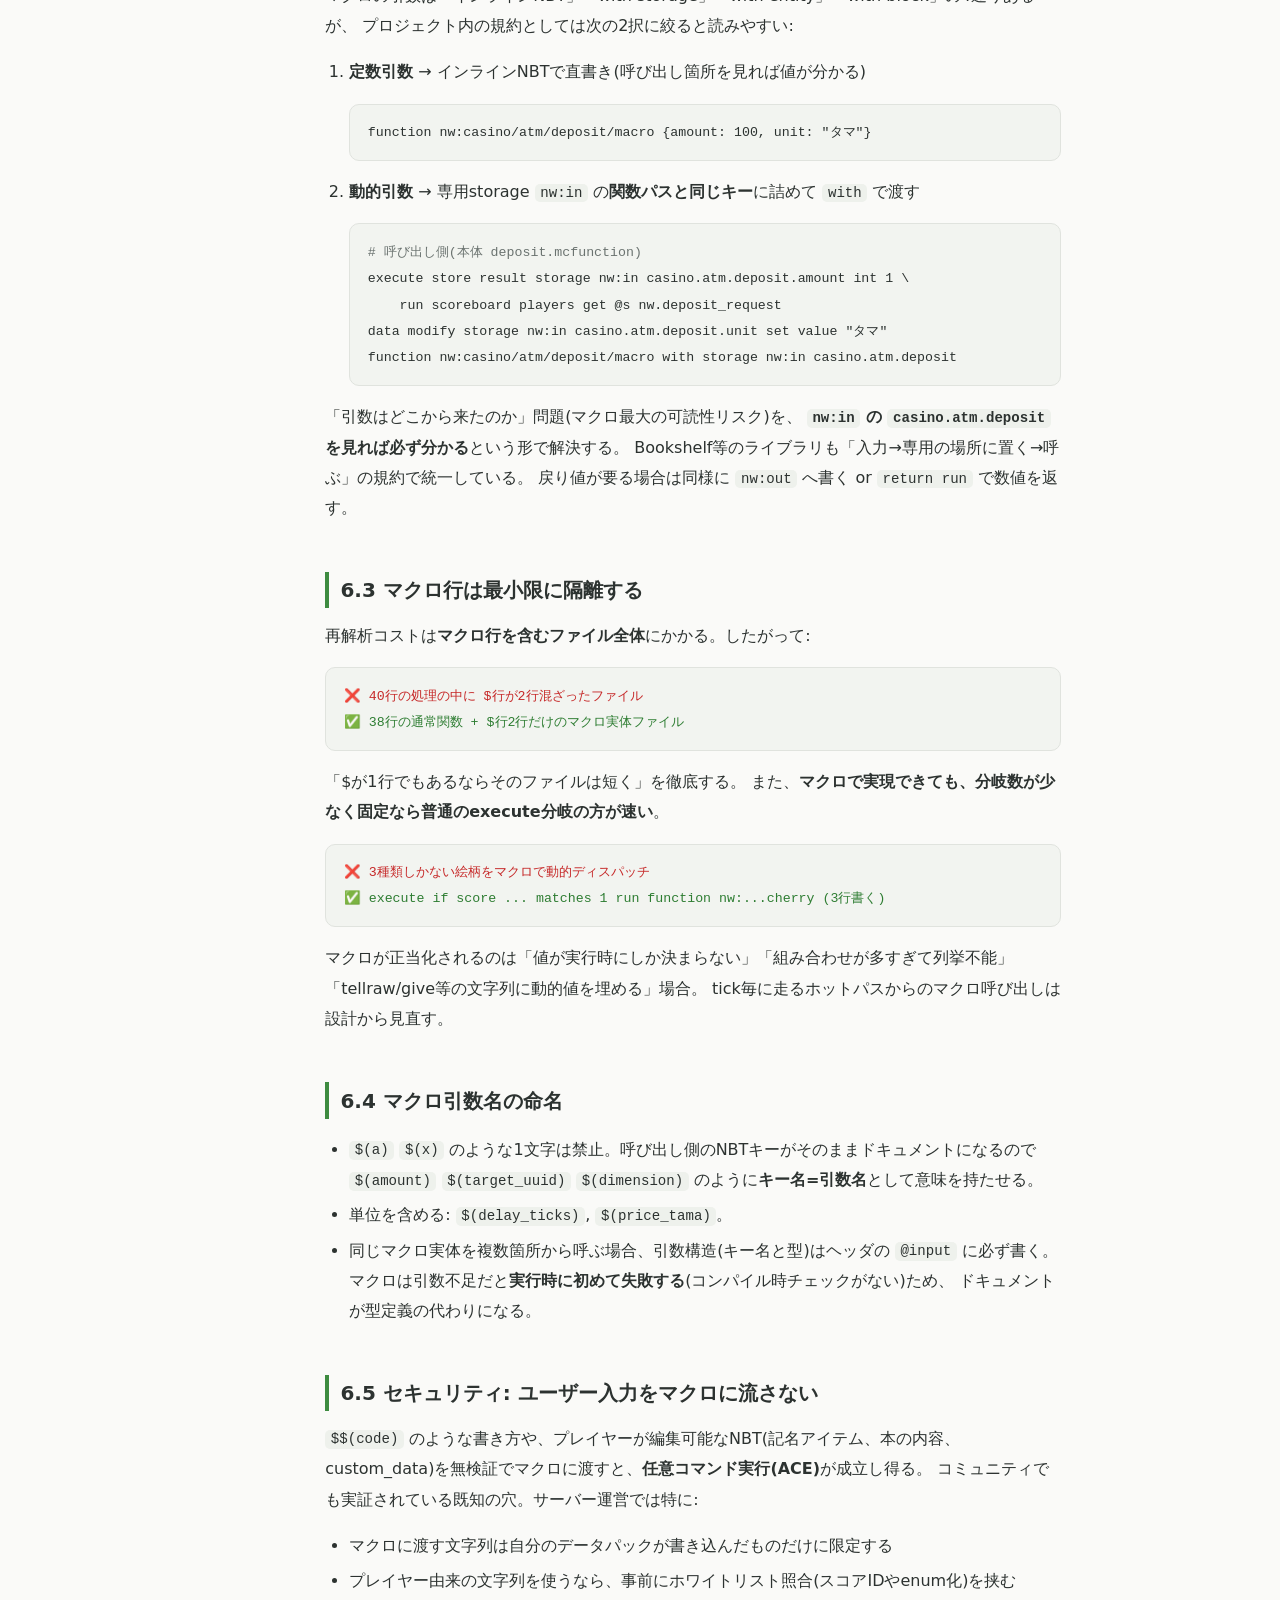
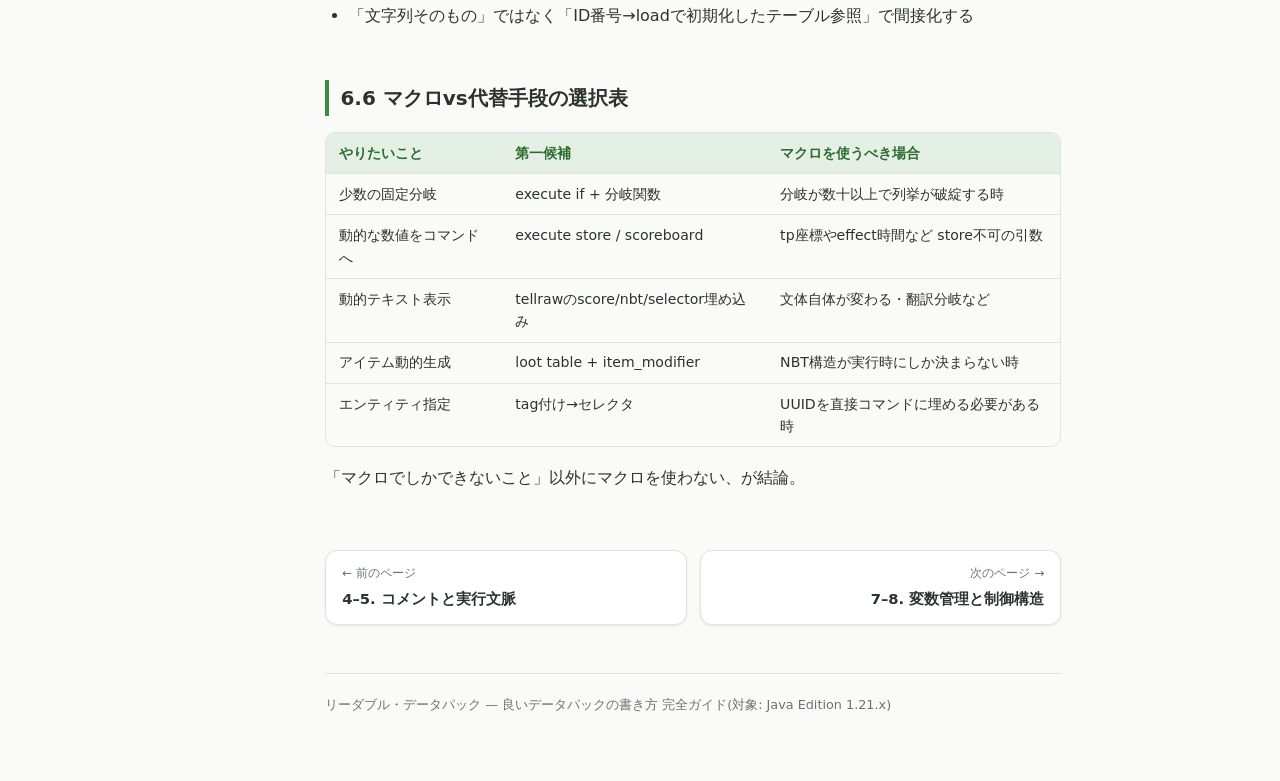
<file: docs/macros.html>
<!DOCTYPE html>
<html lang="ja">
<head>
<meta charset="utf-8">
<meta name="viewport" content="width=device-width, initial-scale=1">
<title>第6章 マクロ関数の設計 ★ | リーダブル・データパック</title>
<meta name="description" content="Minecraft 1.20.2+のマクロ関数の設計規約。マクロ実体の命名、引数受け渡し規約、マクロ行の隔離、セキュリティ(任意コマンド実行対策)、マクロvs代替手段の選択表。">
<link rel="stylesheet" href="style.css">
<link rel="icon" href="data:image/svg+xml,<svg xmlns=%22http://www.w3.org/2000/svg%22 viewBox=%220 0 100 100%22><text y=%22.9em%22 font-size=%2290%22>📗</text></svg>">
</head>
<body>
<header class="topbar">
  <button class="menu-btn" id="menu-btn" aria-label="メニューを開閉">☰</button>
  <a class="brand" href="index.html"><span class="brand-icon">📗</span>リーダブル・データパック</a>
  <a class="gh-link" href="https://github.com/haruto-67/Readable_Data_Pack" target="_blank" rel="noopener">GitHub</a>
</header>
<div class="sidebar-backdrop" id="sidebar-backdrop"></div>
<div class="layout">
  <nav class="sidebar" id="sidebar" aria-label="章ナビゲーション"></nav>
  <main>
    <article>
      <h1>第6章 マクロ関数の設計 ★</h1>
      <p class="chapter-lede">本ガイドの目玉。マクロは強力だが「毎回再解析される」「ファイルが散らかる」という代償がある。設計規約で制御する。</p>

      <p>1.20.2で追加されたマクロ(<code>$(name)</code> 展開)は強力だが、
      「<strong>マクロ行を含む関数は呼び出し時に毎回再解析される</strong>」という性質があり、
      datapack.wikiやコミュニティの共通見解として<strong>通常のコマンドより大幅に遅い</strong>。
      さらに「マクロを使う行は必ず専用ファイルに分けたくなる」ため、設計規約が無いと
      ファイルが散らかる。ここが本ガイドの目玉。</p>

      <div class="in-page-toc">
        <p class="toc-title">この章の内容</p>
        <ul>
          <li><a href="#s6-1">6.1 「本体」と「マクロ実体」をペアにする</a></li>
          <li><a href="#s6-2">6.2 引数受け渡しの呼び出し規約を1つに固定する</a></li>
          <li><a href="#s6-3">6.3 マクロ行は最小限に隔離する</a></li>
          <li><a href="#s6-4">6.4 マクロ引数名の命名</a></li>
          <li><a href="#s6-5">6.5 セキュリティ: ユーザー入力をマクロに流さない</a></li>
          <li><a href="#s6-6">6.6 マクロvs代替手段の選択表</a></li>
        </ul>
      </div>

      <h2 id="s6-1">6.1 命名規約: 「本体」と「マクロ実体」をペアにする</h2>
      <p>マクロのために分離したファイルは、<strong>呼び出し元と同名+固定サフィックス/固定サブフォルダ</strong>にする。
      おすすめは2案。プロジェクトでどちらかに統一する:</p>

      <p><strong>案A: 同名フォルダ + macro.mcfunction(推奨)</strong></p>

<pre><code>casino/atm/deposit.mcfunction          <span class="c"># 引数を準備して呼ぶ「本体」</span>
casino/atm/deposit/macro.mcfunction    <span class="c"># $(...)を含む「マクロ実体」</span></code></pre>

      <p><strong>案B: サフィックス方式</strong></p>

<pre><code>casino/atm/deposit.mcfunction
casino/atm/deposit_macro.mcfunction    <span class="c"># または deposit.m.mcfunction</span></code></pre>

      <p>どちらでも「<code>deposit</code> を読みたい人が迷わず両方を見つけられる」ことが目的。
      逆に <strong>マクロ実体を <code>util/</code> や <code>macro/</code> などの遠いフォルダにまとめて置かない</strong>こと。
      処理のまとまり(モジュール)が壊れ、コードジャンプが往復になる。</p>

      <p>さらにIMP-Docの <code>@within</code> を書けば「この<code>macro</code>は隣の<code>deposit</code>からしか呼ばれない」ことが
      機械にも人間にも伝わる:</p>

<pre><code><span class="c">#&gt; niwatori:casino/atm/deposit/macro
# 実際の入金額を反映するマクロ実体
# @within function niwatori:casino/atm/deposit
# @input
#   args: {amount: int, unit: string}</span>
$scoreboard players remove @s nw.money $(amount)
$tellraw @s {"text":"$(amount) $(unit) を入金しました"}</code></pre>

      <h2 id="s6-2">6.2 引数受け渡しの呼び出し規約を1つに固定する</h2>
      <p>マクロの引数は「インラインNBT」「with storage」「with entity」「with block」の4通りあるが、
      プロジェクト内の規約としては次の2択に絞ると読みやすい:</p>

      <ol>
        <li><strong>定数引数</strong> → インラインNBTで直書き(呼び出し箇所を見れば値が分かる)
<pre><code>function nw:casino/atm/deposit/macro {amount: 100, unit: "タマ"}</code></pre>
        </li>
        <li><strong>動的引数</strong> → 専用storage <code>nw:in</code> の<strong>関数パスと同じキー</strong>に詰めて <code>with</code> で渡す
<pre><code><span class="c"># 呼び出し側(本体 deposit.mcfunction)</span>
execute store result storage nw:in casino.atm.deposit.amount int 1 \
    run scoreboard players get @s nw.deposit_request
data modify storage nw:in casino.atm.deposit.unit set value "タマ"
function nw:casino/atm/deposit/macro with storage nw:in casino.atm.deposit</code></pre>
        </li>
      </ol>

      <p>「引数はどこから来たのか」問題(マクロ最大の可読性リスク)を、
      <strong><code>nw:in</code> の <code>casino.atm.deposit</code> を見れば必ず分かる</strong>という形で解決する。
      Bookshelf等のライブラリも「入力→専用の場所に置く→呼ぶ」の規約で統一している。
      戻り値が要る場合は同様に <code>nw:out</code> へ書く or <code>return run</code> で数値を返す。</p>

      <h2 id="s6-3">6.3 マクロ行は最小限に隔離する</h2>
      <p>再解析コストは<strong>マクロ行を含むファイル全体</strong>にかかる。したがって:</p>

<pre><code><span class="ng">❌ 40行の処理の中に $行が2行混ざったファイル</span>
<span class="ok">✅ 38行の通常関数 + $行2行だけのマクロ実体ファイル</span></code></pre>

      <p>「$が1行でもあるならそのファイルは短く」を徹底する。
      また、<strong>マクロで実現できても、分岐数が少なく固定なら普通のexecute分岐の方が速い</strong>。</p>

<pre><code><span class="ng">❌ 3種類しかない絵柄をマクロで動的ディスパッチ</span>
<span class="ok">✅ execute if score ... matches 1 run function nw:...cherry (3行書く)</span></code></pre>

      <p>マクロが正当化されるのは「値が実行時にしか決まらない」「組み合わせが多すぎて列挙不能」
      「tellraw/give等の文字列に動的値を埋める」場合。
      tick毎に走るホットパスからのマクロ呼び出しは設計から見直す。</p>

      <h2 id="s6-4">6.4 マクロ引数名の命名</h2>
      <ul>
        <li><code>$(a)</code> <code>$(x)</code> のような1文字は禁止。呼び出し側のNBTキーがそのままドキュメントになるので
          <code>$(amount)</code> <code>$(target_uuid)</code> <code>$(dimension)</code> のように<strong>キー名=引数名</strong>として意味を持たせる。</li>
        <li>単位を含める: <code>$(delay_ticks)</code>, <code>$(price_tama)</code>。</li>
        <li>同じマクロ実体を複数箇所から呼ぶ場合、引数構造(キー名と型)はヘッダの <code>@input</code> に必ず書く。
          マクロは引数不足だと<strong>実行時に初めて失敗する</strong>(コンパイル時チェックがない)ため、
          ドキュメントが型定義の代わりになる。</li>
      </ul>

      <h2 id="s6-5">6.5 セキュリティ: ユーザー入力をマクロに流さない</h2>
      <p><code>$$(code)</code> のような書き方や、プレイヤーが編集可能なNBT(記名アイテム、本の内容、
      custom_data)を無検証でマクロに渡すと、<strong>任意コマンド実行(ACE)</strong>が成立し得る。
      コミュニティでも実証されている既知の穴。サーバー運営では特に:</p>
      <ul>
        <li>マクロに渡す文字列は自分のデータパックが書き込んだものだけに限定する</li>
        <li>プレイヤー由来の文字列を使うなら、事前にホワイトリスト照合(スコアIDやenum化)を挟む</li>
        <li>「文字列そのもの」ではなく「ID番号→loadで初期化したテーブル参照」で間接化する</li>
      </ul>

      <h2 id="s6-6">6.6 マクロvs代替手段の選択表</h2>

      <div class="table-wrap">
        <table>
          <thead><tr><th>やりたいこと</th><th>第一候補</th><th>マクロを使うべき場合</th></tr></thead>
          <tbody>
            <tr><td>少数の固定分岐</td><td>execute if + 分岐関数</td><td>分岐が数十以上で列挙が破綻する時</td></tr>
            <tr><td>動的な数値をコマンドへ</td><td>execute store / scoreboard</td><td>tp座標やeffect時間など store不可の引数</td></tr>
            <tr><td>動的テキスト表示</td><td>tellrawのscore/nbt/selector埋め込み</td><td>文体自体が変わる・翻訳分岐など</td></tr>
            <tr><td>アイテム動的生成</td><td>loot table + item_modifier</td><td>NBT構造が実行時にしか決まらない時</td></tr>
            <tr><td>エンティティ指定</td><td>tag付け→セレクタ</td><td>UUIDを直接コマンドに埋める必要がある時</td></tr>
          </tbody>
        </table>
      </div>

      <p>「マクロでしかできないこと」以外にマクロを使わない、が結論。</p>
    </article>
    <nav class="pager" id="pager" aria-label="前後のページ"></nav>
    <footer class="site-footer">リーダブル・データパック — 良いデータパックの書き方 完全ガイド(対象: Java Edition 1.21.x)</footer>
  </main>
</div>
<script src="site.js"></script>
</body>
</html>
</file>
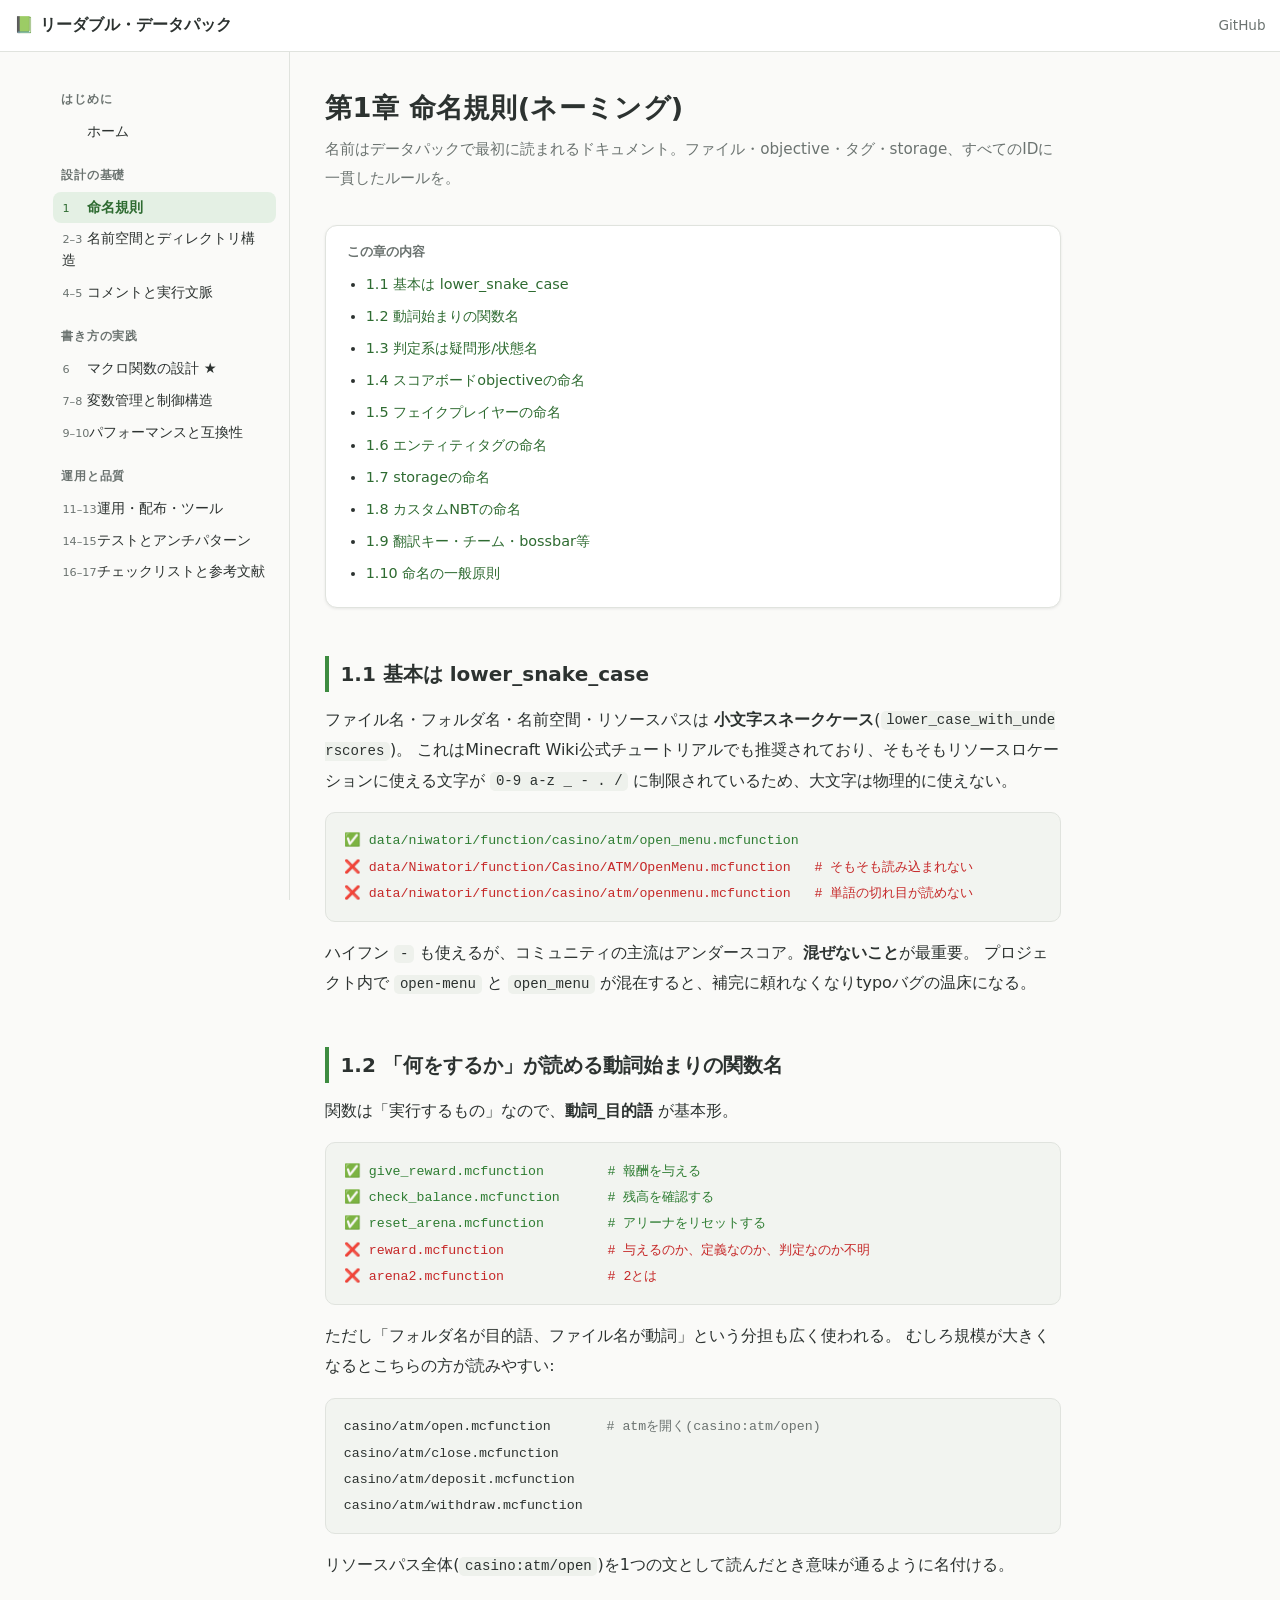
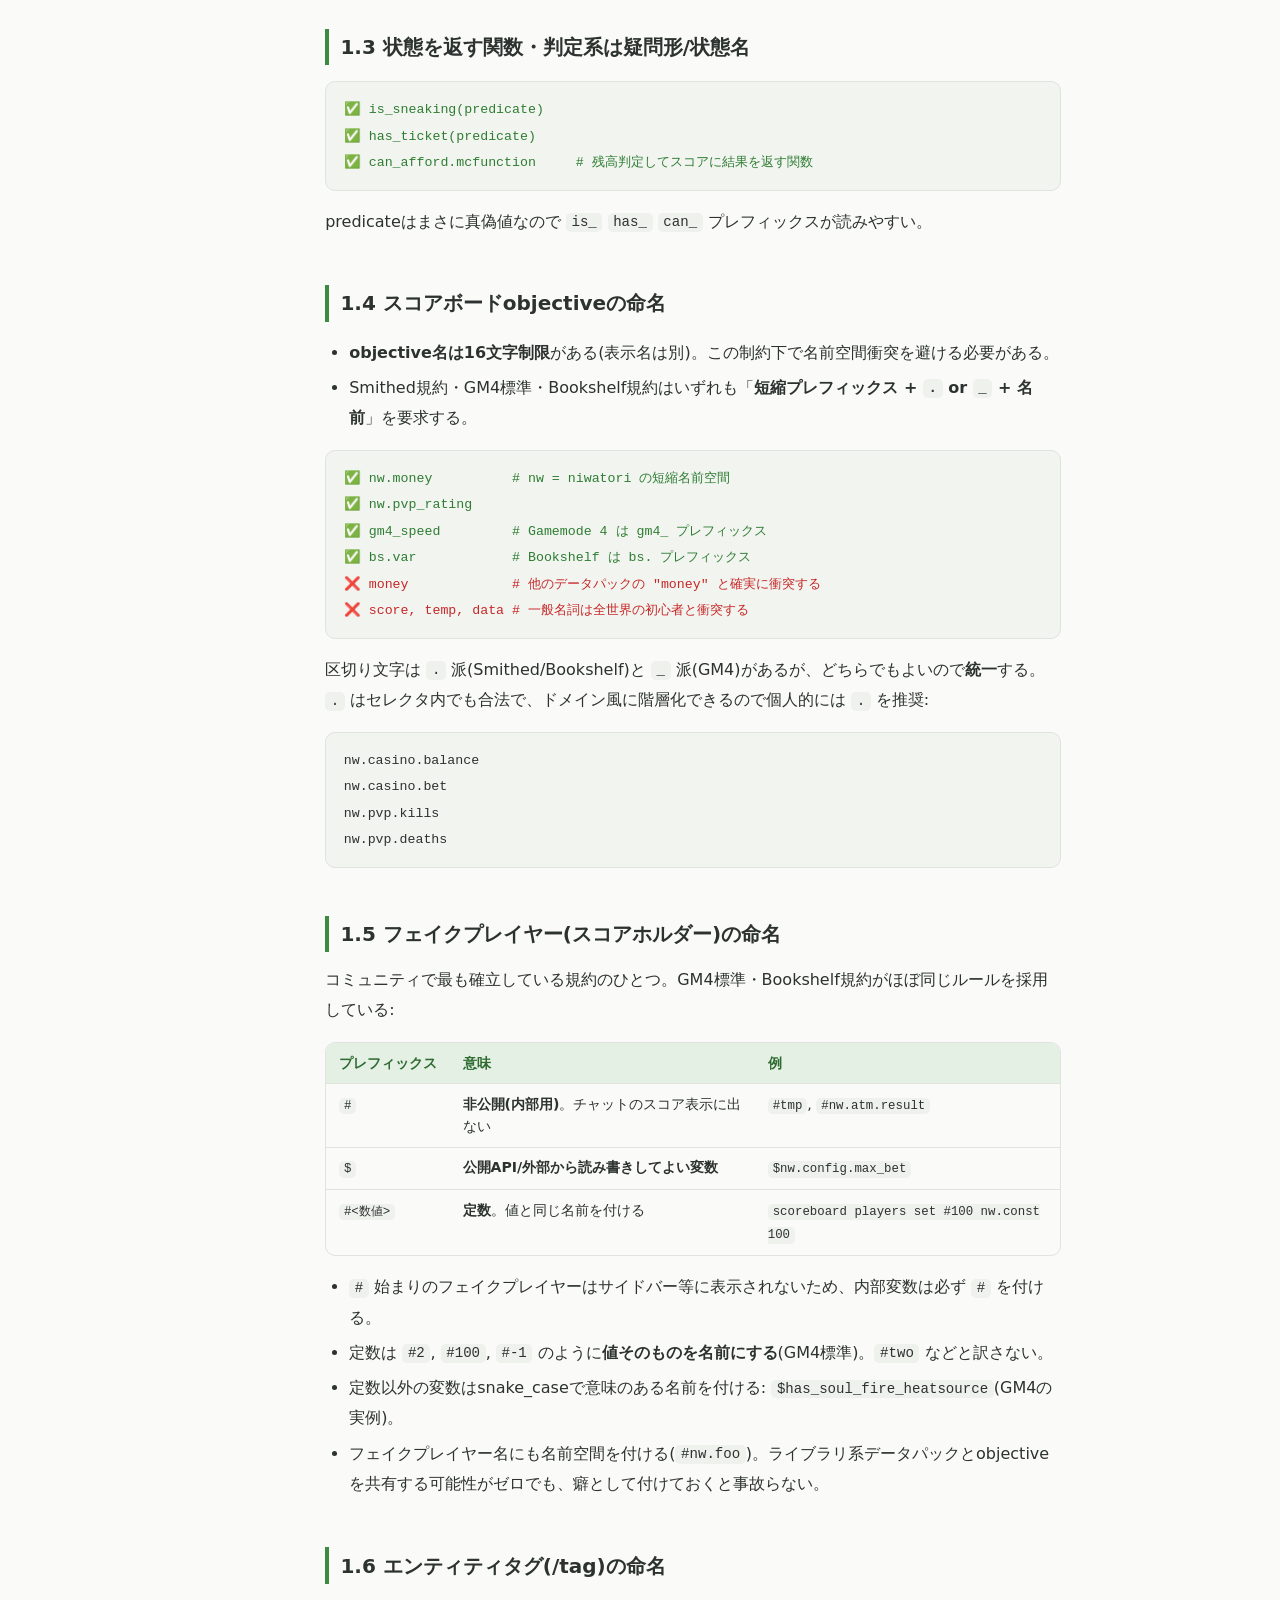
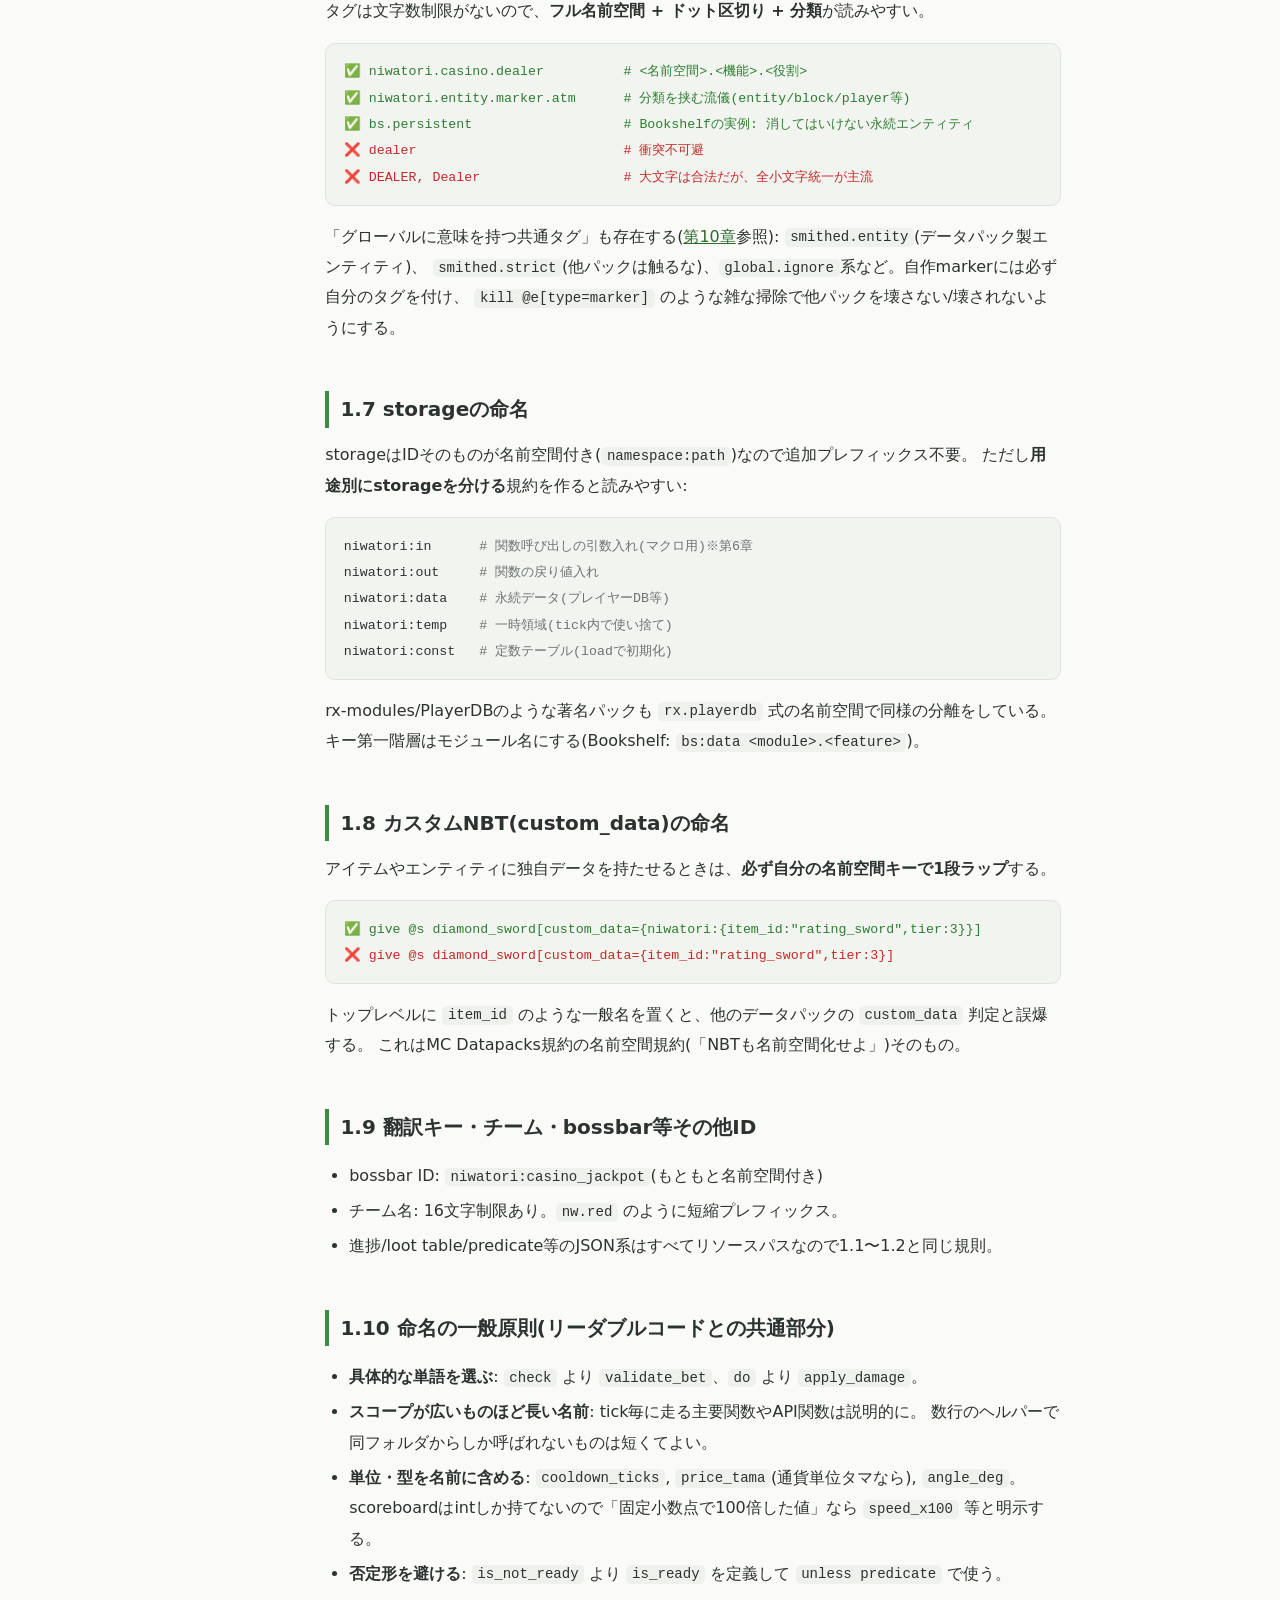
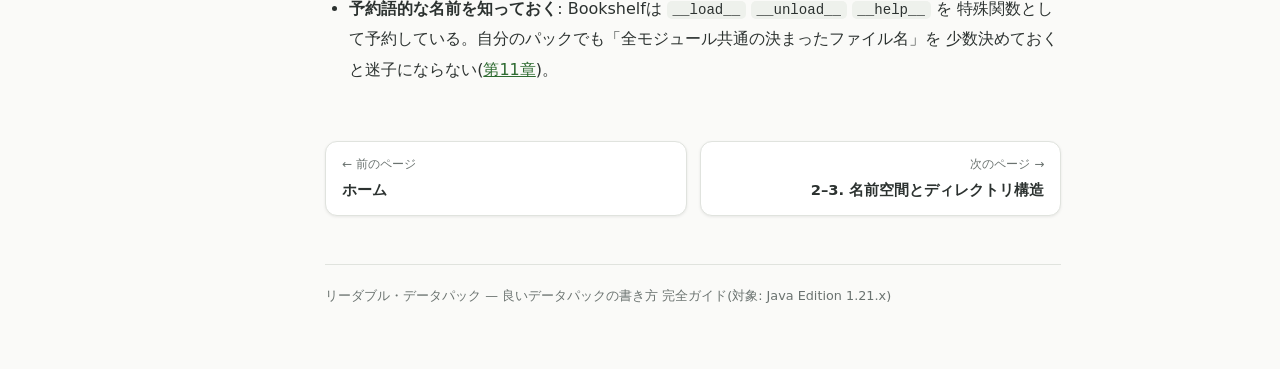
<file: docs/naming.html>
<!DOCTYPE html>
<html lang="ja">
<head>
<meta charset="utf-8">
<meta name="viewport" content="width=device-width, initial-scale=1">
<title>第1章 命名規則 | リーダブル・データパック</title>
<meta name="description" content="Minecraftデータパックの命名規則。lower_snake_case、関数名、scoreboard objective、フェイクプレイヤー、タグ、storage、custom_dataの命名ルール。">
<link rel="stylesheet" href="style.css">
<link rel="icon" href="data:image/svg+xml,<svg xmlns=%22http://www.w3.org/2000/svg%22 viewBox=%220 0 100 100%22><text y=%22.9em%22 font-size=%2290%22>📗</text></svg>">
</head>
<body>
<header class="topbar">
  <button class="menu-btn" id="menu-btn" aria-label="メニューを開閉">☰</button>
  <a class="brand" href="index.html"><span class="brand-icon">📗</span>リーダブル・データパック</a>
  <a class="gh-link" href="https://github.com/haruto-67/Readable_Data_Pack" target="_blank" rel="noopener">GitHub</a>
</header>
<div class="sidebar-backdrop" id="sidebar-backdrop"></div>
<div class="layout">
  <nav class="sidebar" id="sidebar" aria-label="章ナビゲーション"></nav>
  <main>
    <article>
      <h1>第1章 命名規則(ネーミング)</h1>
      <p class="chapter-lede">名前はデータパックで最初に読まれるドキュメント。ファイル・objective・タグ・storage、すべてのIDに一貫したルールを。</p>

      <div class="in-page-toc">
        <p class="toc-title">この章の内容</p>
        <ul>
          <li><a href="#s1-1">1.1 基本は lower_snake_case</a></li>
          <li><a href="#s1-2">1.2 動詞始まりの関数名</a></li>
          <li><a href="#s1-3">1.3 判定系は疑問形/状態名</a></li>
          <li><a href="#s1-4">1.4 スコアボードobjectiveの命名</a></li>
          <li><a href="#s1-5">1.5 フェイクプレイヤーの命名</a></li>
          <li><a href="#s1-6">1.6 エンティティタグの命名</a></li>
          <li><a href="#s1-7">1.7 storageの命名</a></li>
          <li><a href="#s1-8">1.8 カスタムNBTの命名</a></li>
          <li><a href="#s1-9">1.9 翻訳キー・チーム・bossbar等</a></li>
          <li><a href="#s1-10">1.10 命名の一般原則</a></li>
        </ul>
      </div>

      <h2 id="s1-1">1.1 基本は lower_snake_case</h2>
      <p>ファイル名・フォルダ名・名前空間・リソースパスは <strong>小文字スネークケース</strong>(<code>lower_case_with_underscores</code>)。
      これはMinecraft Wiki公式チュートリアルでも推奨されており、そもそもリソースロケーションに使える文字が
      <code>0-9 a-z _ - . /</code> に制限されているため、大文字は物理的に使えない。</p>

<pre><code><span class="ok">✅ data/niwatori/function/casino/atm/open_menu.mcfunction</span>
<span class="ng">❌ data/Niwatori/function/Casino/ATM/OpenMenu.mcfunction   # そもそも読み込まれない</span>
<span class="ng">❌ data/niwatori/function/casino/atm/openmenu.mcfunction   # 単語の切れ目が読めない</span></code></pre>

      <p>ハイフン <code>-</code> も使えるが、コミュニティの主流はアンダースコア。<strong>混ぜないこと</strong>が最重要。
      プロジェクト内で <code>open-menu</code> と <code>open_menu</code> が混在すると、補完に頼れなくなりtypoバグの温床になる。</p>

      <h2 id="s1-2">1.2 「何をするか」が読める動詞始まりの関数名</h2>
      <p>関数は「実行するもの」なので、<strong>動詞_目的語</strong> が基本形。</p>

<pre><code><span class="ok">✅ give_reward.mcfunction        # 報酬を与える</span>
<span class="ok">✅ check_balance.mcfunction      # 残高を確認する</span>
<span class="ok">✅ reset_arena.mcfunction        # アリーナをリセットする</span>
<span class="ng">❌ reward.mcfunction             # 与えるのか、定義なのか、判定なのか不明</span>
<span class="ng">❌ arena2.mcfunction             # 2とは</span></code></pre>

      <p>ただし「フォルダ名が目的語、ファイル名が動詞」という分担も広く使われる。
      むしろ規模が大きくなるとこちらの方が読みやすい:</p>

<pre><code>casino/atm/open.mcfunction       <span class="c"># atmを開く(casino:atm/open)</span>
casino/atm/close.mcfunction
casino/atm/deposit.mcfunction
casino/atm/withdraw.mcfunction</code></pre>

      <p>リソースパス全体(<code>casino:atm/open</code>)を1つの文として読んだとき意味が通るように名付ける。</p>

      <h2 id="s1-3">1.3 状態を返す関数・判定系は疑問形/状態名</h2>

<pre><code><span class="ok">✅ is_sneaking(predicate)</span>
<span class="ok">✅ has_ticket(predicate)</span>
<span class="ok">✅ can_afford.mcfunction     # 残高判定してスコアに結果を返す関数</span></code></pre>

      <p>predicateはまさに真偽値なので <code>is_</code> <code>has_</code> <code>can_</code> プレフィックスが読みやすい。</p>

      <h2 id="s1-4">1.4 スコアボードobjectiveの命名</h2>
      <ul>
        <li><strong>objective名は16文字制限</strong>がある(表示名は別)。この制約下で名前空間衝突を避ける必要がある。</li>
        <li>Smithed規約・GM4標準・Bookshelf規約はいずれも「<strong>短縮プレフィックス + <code>.</code> or <code>_</code> + 名前</strong>」を要求する。</li>
      </ul>

<pre><code><span class="ok">✅ nw.money          # nw = niwatori の短縮名前空間</span>
<span class="ok">✅ nw.pvp_rating</span>
<span class="ok">✅ gm4_speed         # Gamemode 4 は gm4_ プレフィックス</span>
<span class="ok">✅ bs.var            # Bookshelf は bs. プレフィックス</span>
<span class="ng">❌ money             # 他のデータパックの "money" と確実に衝突する</span>
<span class="ng">❌ score, temp, data # 一般名詞は全世界の初心者と衝突する</span></code></pre>

      <p>区切り文字は <code>.</code> 派(Smithed/Bookshelf)と <code>_</code> 派(GM4)があるが、どちらでもよいので<strong>統一</strong>する。
      <code>.</code> はセレクタ内でも合法で、ドメイン風に階層化できるので個人的には <code>.</code> を推奨:</p>

<pre><code>nw.casino.balance
nw.casino.bet
nw.pvp.kills
nw.pvp.deaths</code></pre>

      <h2 id="s1-5">1.5 フェイクプレイヤー(スコアホルダー)の命名</h2>
      <p>コミュニティで最も確立している規約のひとつ。GM4標準・Bookshelf規約がほぼ同じルールを採用している:</p>

      <div class="table-wrap">
        <table>
          <thead><tr><th>プレフィックス</th><th>意味</th><th>例</th></tr></thead>
          <tbody>
            <tr><td><code>#</code></td><td><strong>非公開(内部用)</strong>。チャットのスコア表示に出ない</td><td><code>#tmp</code>, <code>#nw.atm.result</code></td></tr>
            <tr><td><code>$</code></td><td><strong>公開API/外部から読み書きしてよい変数</strong></td><td><code>$nw.config.max_bet</code></td></tr>
            <tr><td><code>#&lt;数値&gt;</code></td><td><strong>定数</strong>。値と同じ名前を付ける</td><td><code>scoreboard players set #100 nw.const 100</code></td></tr>
          </tbody>
        </table>
      </div>

      <ul>
        <li><code>#</code> 始まりのフェイクプレイヤーはサイドバー等に表示されないため、内部変数は必ず <code>#</code> を付ける。</li>
        <li>定数は <code>#2</code>, <code>#100</code>, <code>#-1</code> のように<strong>値そのものを名前にする</strong>(GM4標準)。<code>#two</code> などと訳さない。</li>
        <li>定数以外の変数はsnake_caseで意味のある名前を付ける: <code>$has_soul_fire_heatsource</code>(GM4の実例)。</li>
        <li>フェイクプレイヤー名にも名前空間を付ける(<code>#nw.foo</code>)。ライブラリ系データパックとobjectiveを共有する可能性がゼロでも、癖として付けておくと事故らない。</li>
      </ul>

      <h2 id="s1-6">1.6 エンティティタグ(/tag)の命名</h2>
      <p>タグは文字数制限がないので、<strong>フル名前空間 + ドット区切り + 分類</strong>が読みやすい。</p>

<pre><code><span class="ok">✅ niwatori.casino.dealer          # &lt;名前空間&gt;.&lt;機能&gt;.&lt;役割&gt;</span>
<span class="ok">✅ niwatori.entity.marker.atm      # 分類を挟む流儀(entity/block/player等)</span>
<span class="ok">✅ bs.persistent                   # Bookshelfの実例: 消してはいけない永続エンティティ</span>
<span class="ng">❌ dealer                          # 衝突不可避</span>
<span class="ng">❌ DEALER, Dealer                  # 大文字は合法だが、全小文字統一が主流</span></code></pre>

      <p>「グローバルに意味を持つ共通タグ」も存在する(<a href="performance.html#ch10">第10章</a>参照): <code>smithed.entity</code>(データパック製エンティティ)、
      <code>smithed.strict</code>(他パックは触るな)、<code>global.ignore</code>系など。自作markerには必ず自分のタグを付け、
      <code>kill @e[type=marker]</code> のような雑な掃除で他パックを壊さない/壊されないようにする。</p>

      <h2 id="s1-7">1.7 storageの命名</h2>
      <p>storageはIDそのものが名前空間付き(<code>namespace:path</code>)なので追加プレフィックス不要。
      ただし<strong>用途別にstorageを分ける</strong>規約を作ると読みやすい:</p>

<pre><code>niwatori:in      <span class="c"># 関数呼び出しの引数入れ(マクロ用)※第6章</span>
niwatori:out     <span class="c"># 関数の戻り値入れ</span>
niwatori:data    <span class="c"># 永続データ(プレイヤーDB等)</span>
niwatori:temp    <span class="c"># 一時領域(tick内で使い捨て)</span>
niwatori:const   <span class="c"># 定数テーブル(loadで初期化)</span></code></pre>

      <p>rx-modules/PlayerDBのような著名パックも <code>rx.playerdb</code> 式の名前空間で同様の分離をしている。
      キー第一階層はモジュール名にする(Bookshelf: <code>bs:data &lt;module&gt;.&lt;feature&gt;</code>)。</p>

      <h2 id="s1-8">1.8 カスタムNBT(custom_data)の命名</h2>
      <p>アイテムやエンティティに独自データを持たせるときは、<strong>必ず自分の名前空間キーで1段ラップ</strong>する。</p>

<pre><code><span class="ok">✅ give @s diamond_sword[custom_data={niwatori:{item_id:"rating_sword",tier:3}}]</span>
<span class="ng">❌ give @s diamond_sword[custom_data={item_id:"rating_sword",tier:3}]</span></code></pre>

      <p>トップレベルに <code>item_id</code> のような一般名を置くと、他のデータパックの <code>custom_data</code> 判定と誤爆する。
      これはMC Datapacks規約の名前空間規約(「NBTも名前空間化せよ」)そのもの。</p>

      <h2 id="s1-9">1.9 翻訳キー・チーム・bossbar等その他ID</h2>
      <ul>
        <li>bossbar ID: <code>niwatori:casino_jackpot</code>(もともと名前空間付き)</li>
        <li>チーム名: 16文字制限あり。<code>nw.red</code> のように短縮プレフィックス。</li>
        <li>進捗/loot table/predicate等のJSON系はすべてリソースパスなので1.1〜1.2と同じ規則。</li>
      </ul>

      <h2 id="s1-10">1.10 命名の一般原則(リーダブルコードとの共通部分)</h2>
      <ul>
        <li><strong>具体的な単語を選ぶ</strong>: <code>check</code> より <code>validate_bet</code>、<code>do</code> より <code>apply_damage</code>。</li>
        <li><strong>スコープが広いものほど長い名前</strong>: tick毎に走る主要関数やAPI関数は説明的に。
          数行のヘルパーで同フォルダからしか呼ばれないものは短くてよい。</li>
        <li><strong>単位・型を名前に含める</strong>: <code>cooldown_ticks</code>, <code>price_tama</code>(通貨単位タマなら), <code>angle_deg</code>。
          scoreboardはintしか持てないので「固定小数点で100倍した値」なら <code>speed_x100</code> 等と明示する。</li>
        <li><strong>否定形を避ける</strong>: <code>is_not_ready</code> より <code>is_ready</code> を定義して <code>unless predicate</code> で使う。</li>
        <li><strong>予約語的な名前を知っておく</strong>: Bookshelfは <code>__load__</code> <code>__unload__</code> <code>__help__</code> を
          特殊関数として予約している。自分のパックでも「全モジュール共通の決まったファイル名」を
          少数決めておくと迷子にならない(<a href="operations.html#ch11">第11章</a>)。</li>
      </ul>
    </article>
    <nav class="pager" id="pager" aria-label="前後のページ"></nav>
    <footer class="site-footer">リーダブル・データパック — 良いデータパックの書き方 完全ガイド(対象: Java Edition 1.21.x)</footer>
  </main>
</div>
<script src="site.js"></script>
</body>
</html>
</file>
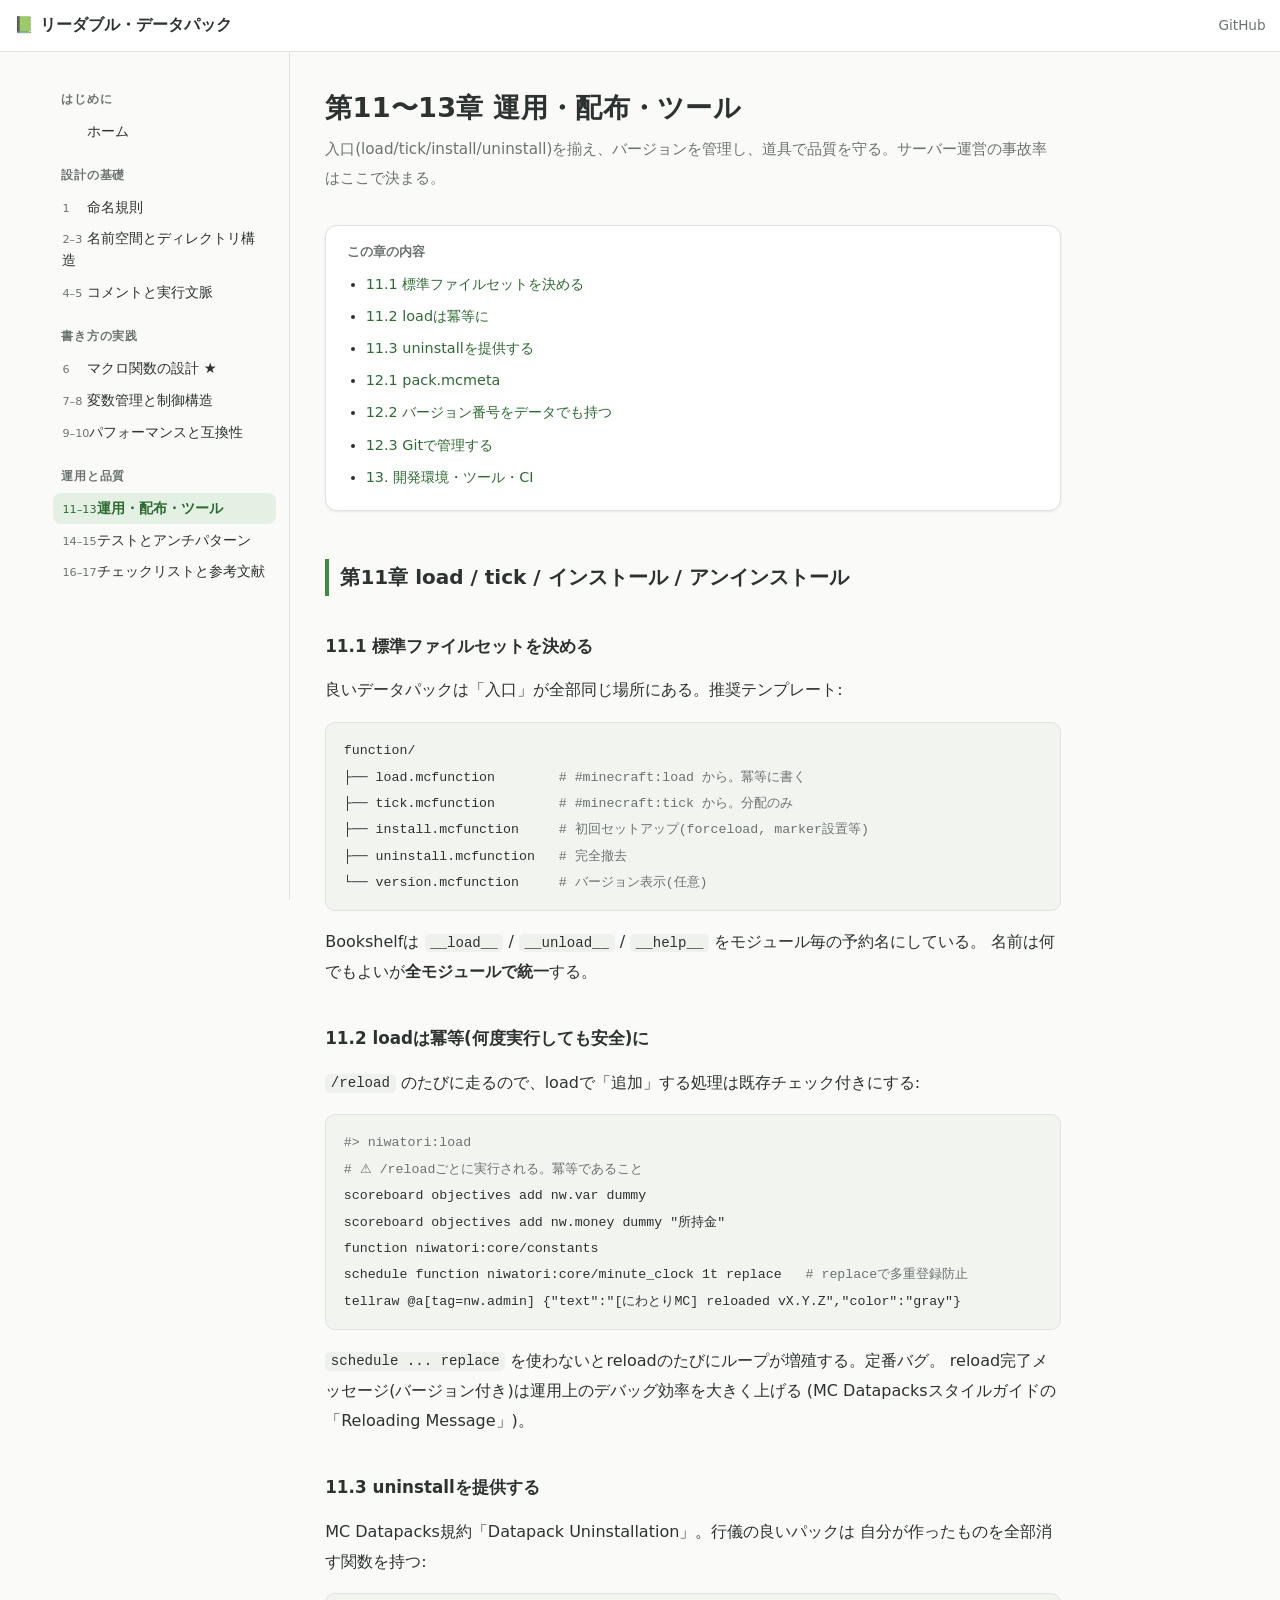
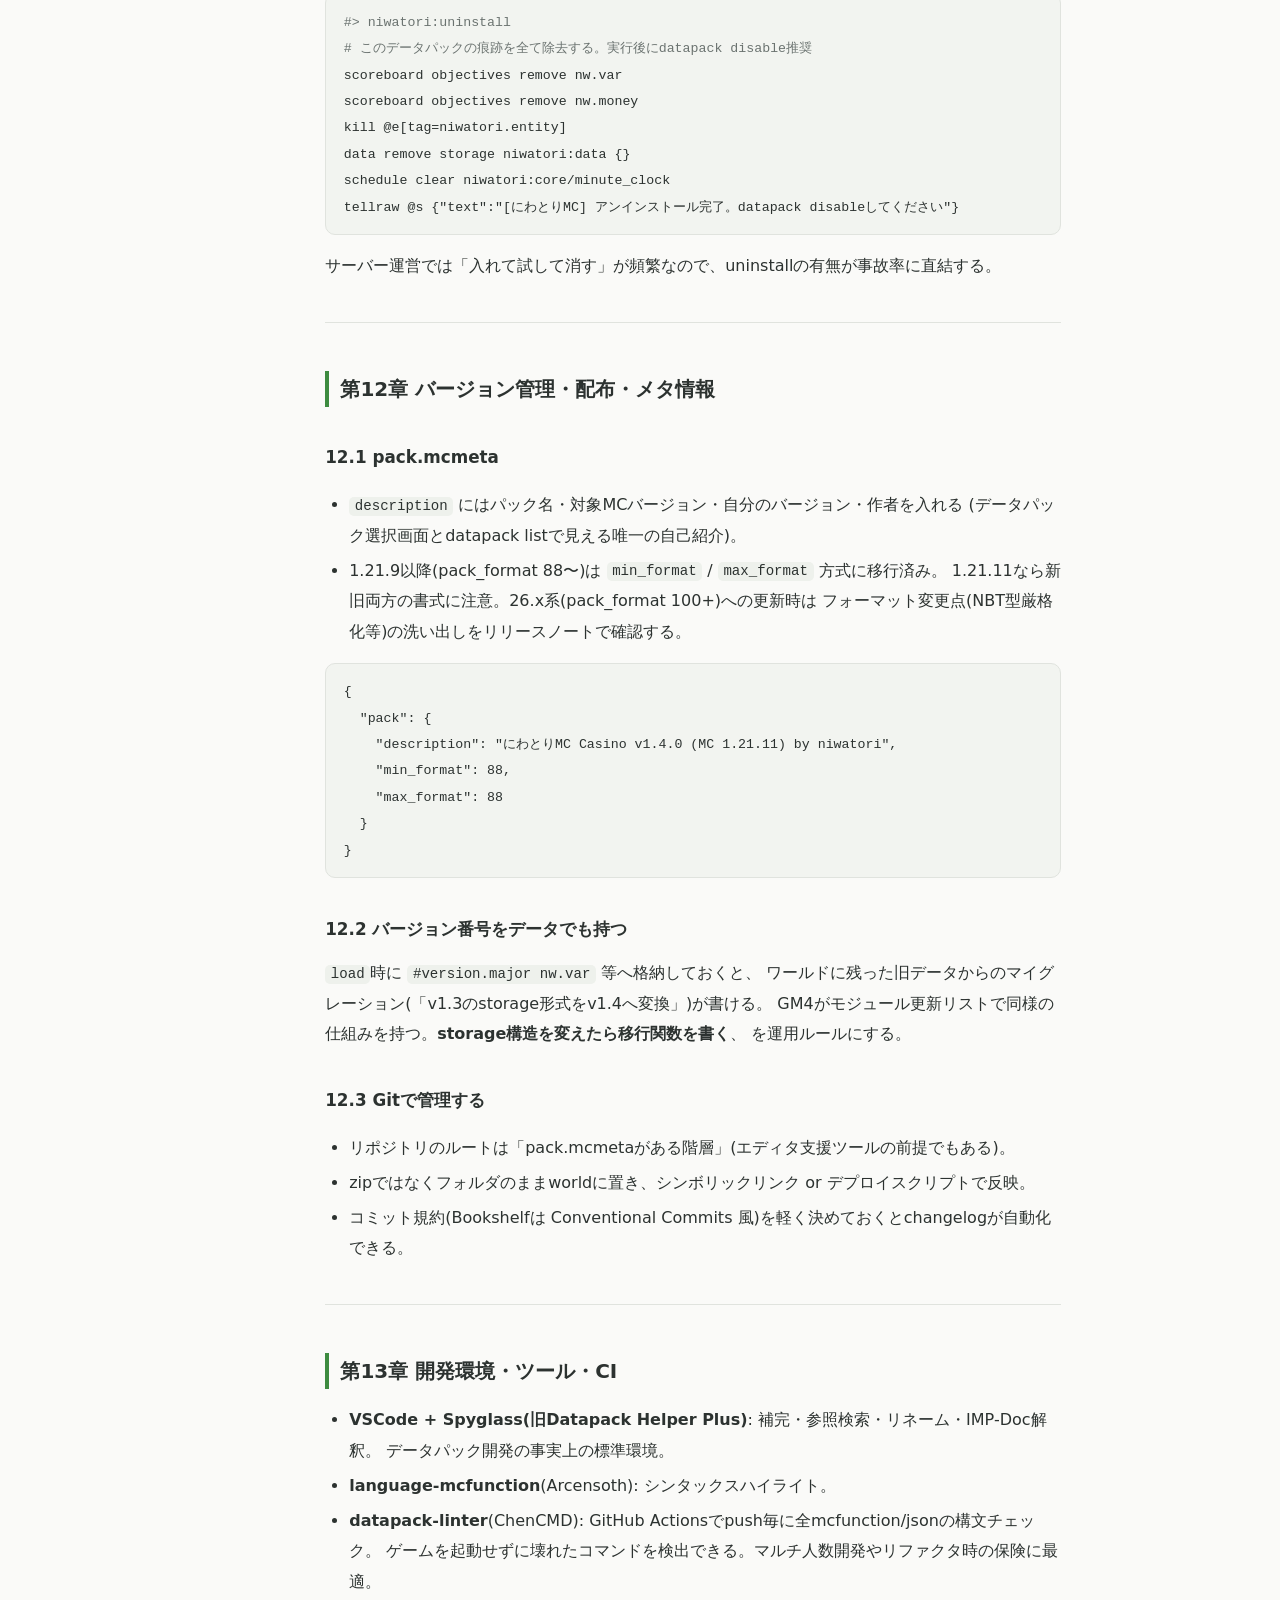
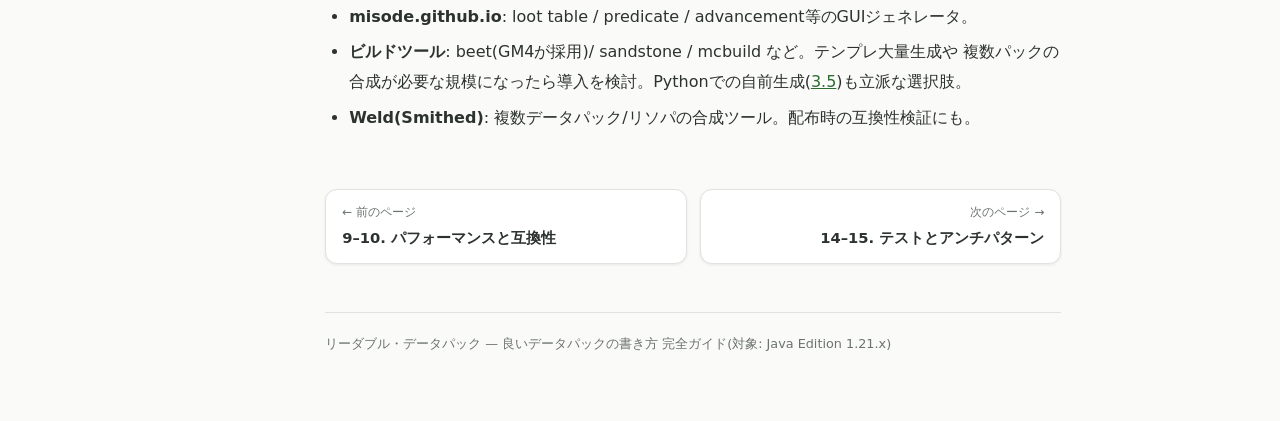
<file: docs/operations.html>
<!DOCTYPE html>
<html lang="ja">
<head>
<meta charset="utf-8">
<meta name="viewport" content="width=device-width, initial-scale=1">
<title>第11〜13章 運用・配布・ツール | リーダブル・データパック</title>
<meta name="description" content="load / tick / install / uninstall の標準ファイルセット、pack.mcmetaとバージョン管理、Git運用、開発環境(Spyglass)・CI・ビルドツール。">
<link rel="stylesheet" href="style.css">
<link rel="icon" href="data:image/svg+xml,<svg xmlns=%22http://www.w3.org/2000/svg%22 viewBox=%220 0 100 100%22><text y=%22.9em%22 font-size=%2290%22>📗</text></svg>">
</head>
<body>
<header class="topbar">
  <button class="menu-btn" id="menu-btn" aria-label="メニューを開閉">☰</button>
  <a class="brand" href="index.html"><span class="brand-icon">📗</span>リーダブル・データパック</a>
  <a class="gh-link" href="https://github.com/haruto-67/Readable_Data_Pack" target="_blank" rel="noopener">GitHub</a>
</header>
<div class="sidebar-backdrop" id="sidebar-backdrop"></div>
<div class="layout">
  <nav class="sidebar" id="sidebar" aria-label="章ナビゲーション"></nav>
  <main>
    <article>
      <h1>第11〜13章 運用・配布・ツール</h1>
      <p class="chapter-lede">入口(load/tick/install/uninstall)を揃え、バージョンを管理し、道具で品質を守る。サーバー運営の事故率はここで決まる。</p>

      <div class="in-page-toc">
        <p class="toc-title">この章の内容</p>
        <ul>
          <li><a href="#s11-1">11.1 標準ファイルセットを決める</a></li>
          <li><a href="#s11-2">11.2 loadは冪等に</a></li>
          <li><a href="#s11-3">11.3 uninstallを提供する</a></li>
          <li><a href="#s12-1">12.1 pack.mcmeta</a></li>
          <li><a href="#s12-2">12.2 バージョン番号をデータでも持つ</a></li>
          <li><a href="#s12-3">12.3 Gitで管理する</a></li>
          <li><a href="#ch13">13. 開発環境・ツール・CI</a></li>
        </ul>
      </div>

      <h2 id="ch11">第11章 load / tick / インストール / アンインストール</h2>

      <h3 id="s11-1">11.1 標準ファイルセットを決める</h3>
      <p>良いデータパックは「入口」が全部同じ場所にある。推奨テンプレート:</p>

<pre><code>function/
├── load.mcfunction        <span class="c"># #minecraft:load から。冪等に書く</span>
├── tick.mcfunction        <span class="c"># #minecraft:tick から。分配のみ</span>
├── install.mcfunction     <span class="c"># 初回セットアップ(forceload, marker設置等)</span>
├── uninstall.mcfunction   <span class="c"># 完全撤去</span>
└── version.mcfunction     <span class="c"># バージョン表示(任意)</span></code></pre>

      <p>Bookshelfは <code>__load__</code> / <code>__unload__</code> / <code>__help__</code> をモジュール毎の予約名にしている。
      名前は何でもよいが<strong>全モジュールで統一</strong>する。</p>

      <h3 id="s11-2">11.2 loadは冪等(何度実行しても安全)に</h3>
      <p><code>/reload</code> のたびに走るので、loadで「追加」する処理は既存チェック付きにする:</p>

<pre><code><span class="c">#&gt; niwatori:load
# ⚠ /reloadごとに実行される。冪等であること</span>
scoreboard objectives add nw.var dummy
scoreboard objectives add nw.money dummy "所持金"
function niwatori:core/constants
schedule function niwatori:core/minute_clock 1t replace   <span class="c"># replaceで多重登録防止</span>
tellraw @a[tag=nw.admin] {"text":"[にわとりMC] reloaded vX.Y.Z","color":"gray"}</code></pre>

      <p><code>schedule ... replace</code> を使わないとreloadのたびにループが増殖する。定番バグ。
      reload完了メッセージ(バージョン付き)は運用上のデバッグ効率を大きく上げる
      (MC Datapacksスタイルガイドの「Reloading Message」)。</p>

      <h3 id="s11-3">11.3 uninstallを提供する</h3>
      <p>MC Datapacks規約「Datapack Uninstallation」。行儀の良いパックは
      自分が作ったものを全部消す関数を持つ:</p>

<pre><code><span class="c">#&gt; niwatori:uninstall
# このデータパックの痕跡を全て除去する。実行後にdatapack disable推奨</span>
scoreboard objectives remove nw.var
scoreboard objectives remove nw.money
kill @e[tag=niwatori.entity]
data remove storage niwatori:data {}
schedule clear niwatori:core/minute_clock
tellraw @s {"text":"[にわとりMC] アンインストール完了。datapack disableしてください"}</code></pre>

      <p>サーバー運営では「入れて試して消す」が頻繁なので、uninstallの有無が事故率に直結する。</p>

      <hr>

      <h2 id="ch12">第12章 バージョン管理・配布・メタ情報</h2>

      <h3 id="s12-1">12.1 pack.mcmeta</h3>
      <ul>
        <li><code>description</code> にはパック名・対象MCバージョン・自分のバージョン・作者を入れる
          (データパック選択画面とdatapack listで見える唯一の自己紹介)。</li>
        <li>1.21.9以降(pack_format 88〜)は <code>min_format</code> / <code>max_format</code> 方式に移行済み。
          1.21.11なら新旧両方の書式に注意。26.x系(pack_format 100+)への更新時は
          フォーマット変更点(NBT型厳格化等)の洗い出しをリリースノートで確認する。</li>
      </ul>

<pre><code>{
  "pack": {
    "description": "にわとりMC Casino v1.4.0 (MC 1.21.11) by niwatori",
    "min_format": 88,
    "max_format": 88
  }
}</code></pre>

      <h3 id="s12-2">12.2 バージョン番号をデータでも持つ</h3>
      <p><code>load</code>時に <code>#version.major nw.var</code> 等へ格納しておくと、
      ワールドに残った旧データからのマイグレーション(「v1.3のstorage形式をv1.4へ変換」)が書ける。
      GM4がモジュール更新リストで同様の仕組みを持つ。<strong>storage構造を変えたら移行関数を書く</strong>、
      を運用ルールにする。</p>

      <h3 id="s12-3">12.3 Gitで管理する</h3>
      <ul>
        <li>リポジトリのルートは「pack.mcmetaがある階層」(エディタ支援ツールの前提でもある)。</li>
        <li>zipではなくフォルダのままworldに置き、シンボリックリンク or デプロイスクリプトで反映。</li>
        <li>コミット規約(Bookshelfは Conventional Commits 風)を軽く決めておくとchangelogが自動化できる。</li>
      </ul>

      <hr>

      <h2 id="ch13">第13章 開発環境・ツール・CI</h2>
      <ul>
        <li><strong>VSCode + Spyglass(旧Datapack Helper Plus)</strong>: 補完・参照検索・リネーム・IMP-Doc解釈。
          データパック開発の事実上の標準環境。</li>
        <li><strong>language-mcfunction</strong>(Arcensoth): シンタックスハイライト。</li>
        <li><strong>datapack-linter</strong>(ChenCMD): GitHub Actionsでpush毎に全mcfunction/jsonの構文チェック。
          ゲームを起動せずに壊れたコマンドを検出できる。マルチ人数開発やリファクタ時の保険に最適。</li>
        <li><strong>misode.github.io</strong>: loot table / predicate / advancement等のGUIジェネレータ。</li>
        <li><strong>ビルドツール</strong>: beet(GM4が採用)/ sandstone / mcbuild など。テンプレ大量生成や
          複数パックの合成が必要な規模になったら導入を検討。Pythonでの自前生成(<a href="structure.html#s3-5">3.5</a>)も立派な選択肢。</li>
        <li><strong>Weld(Smithed)</strong>: 複数データパック/リソパの合成ツール。配布時の互換性検証にも。</li>
      </ul>
    </article>
    <nav class="pager" id="pager" aria-label="前後のページ"></nav>
    <footer class="site-footer">リーダブル・データパック — 良いデータパックの書き方 完全ガイド(対象: Java Edition 1.21.x)</footer>
  </main>
</div>
<script src="site.js"></script>
</body>
</html>
</file>
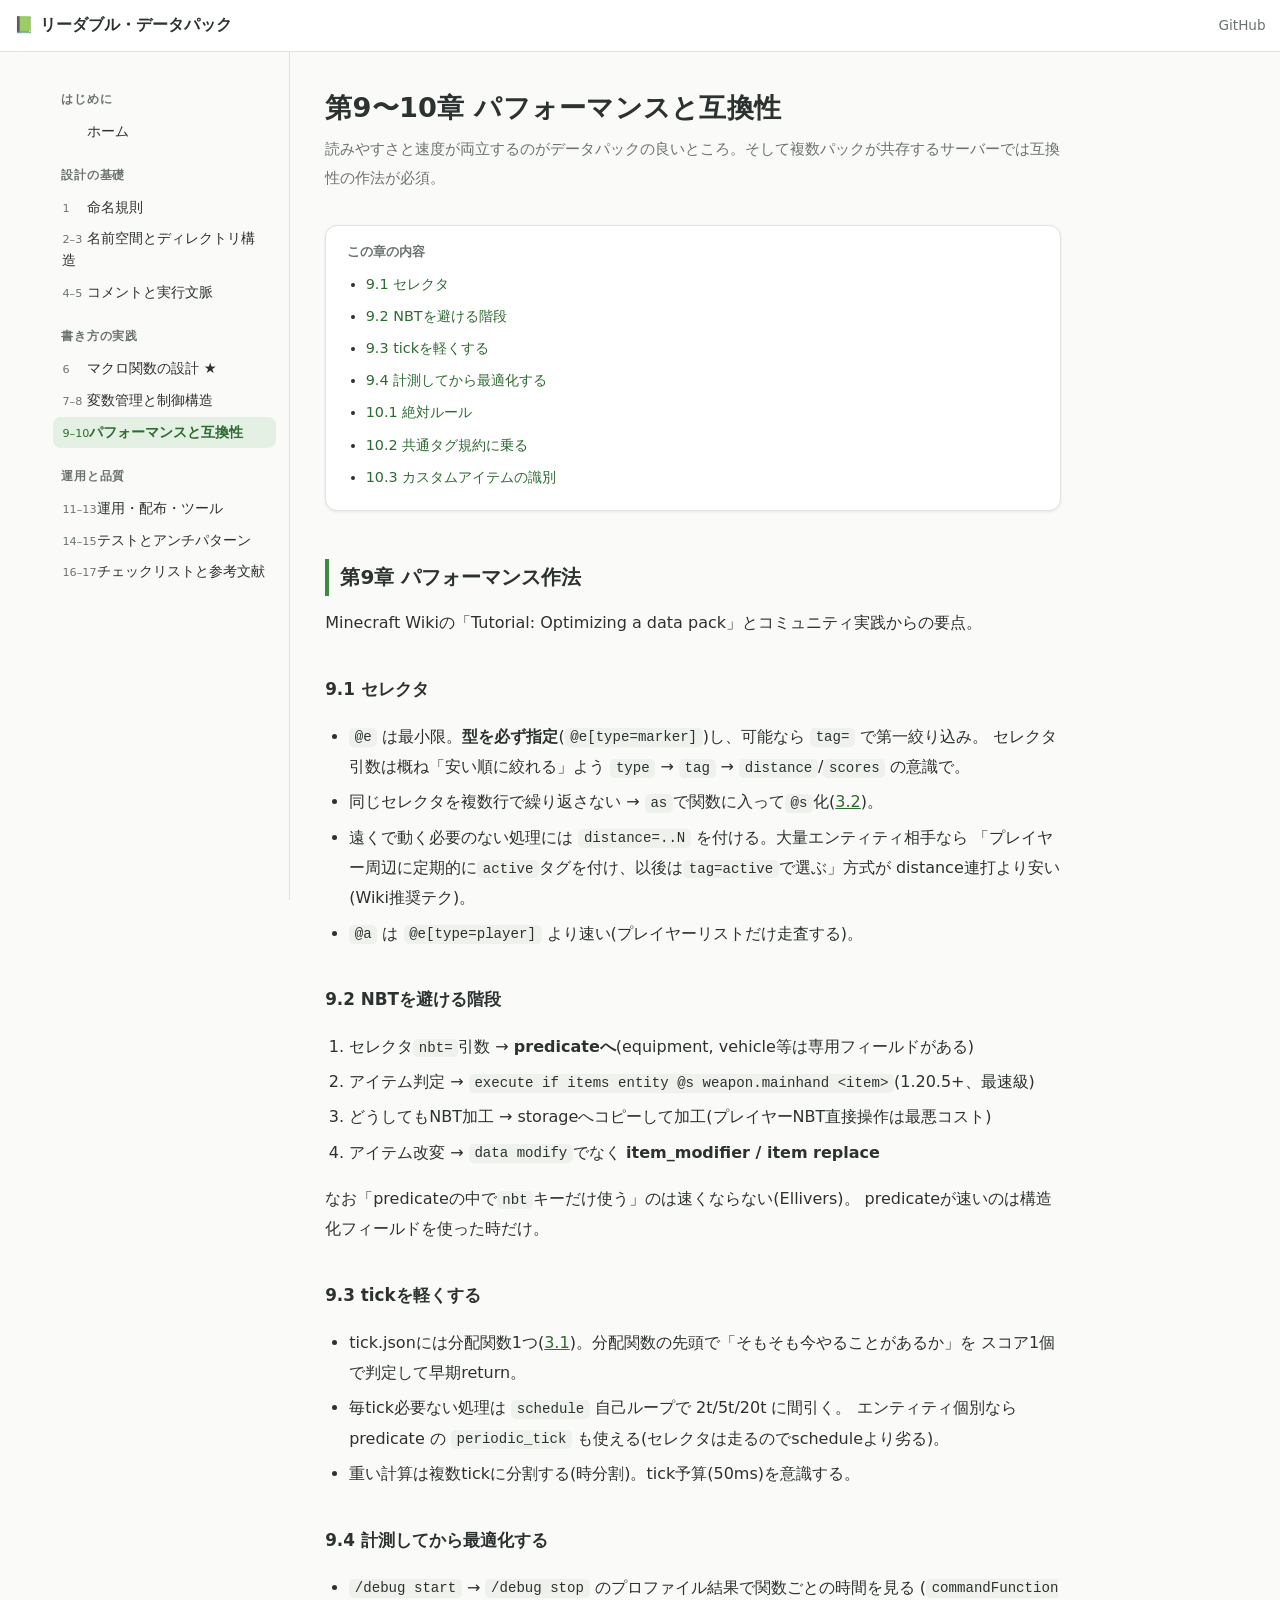
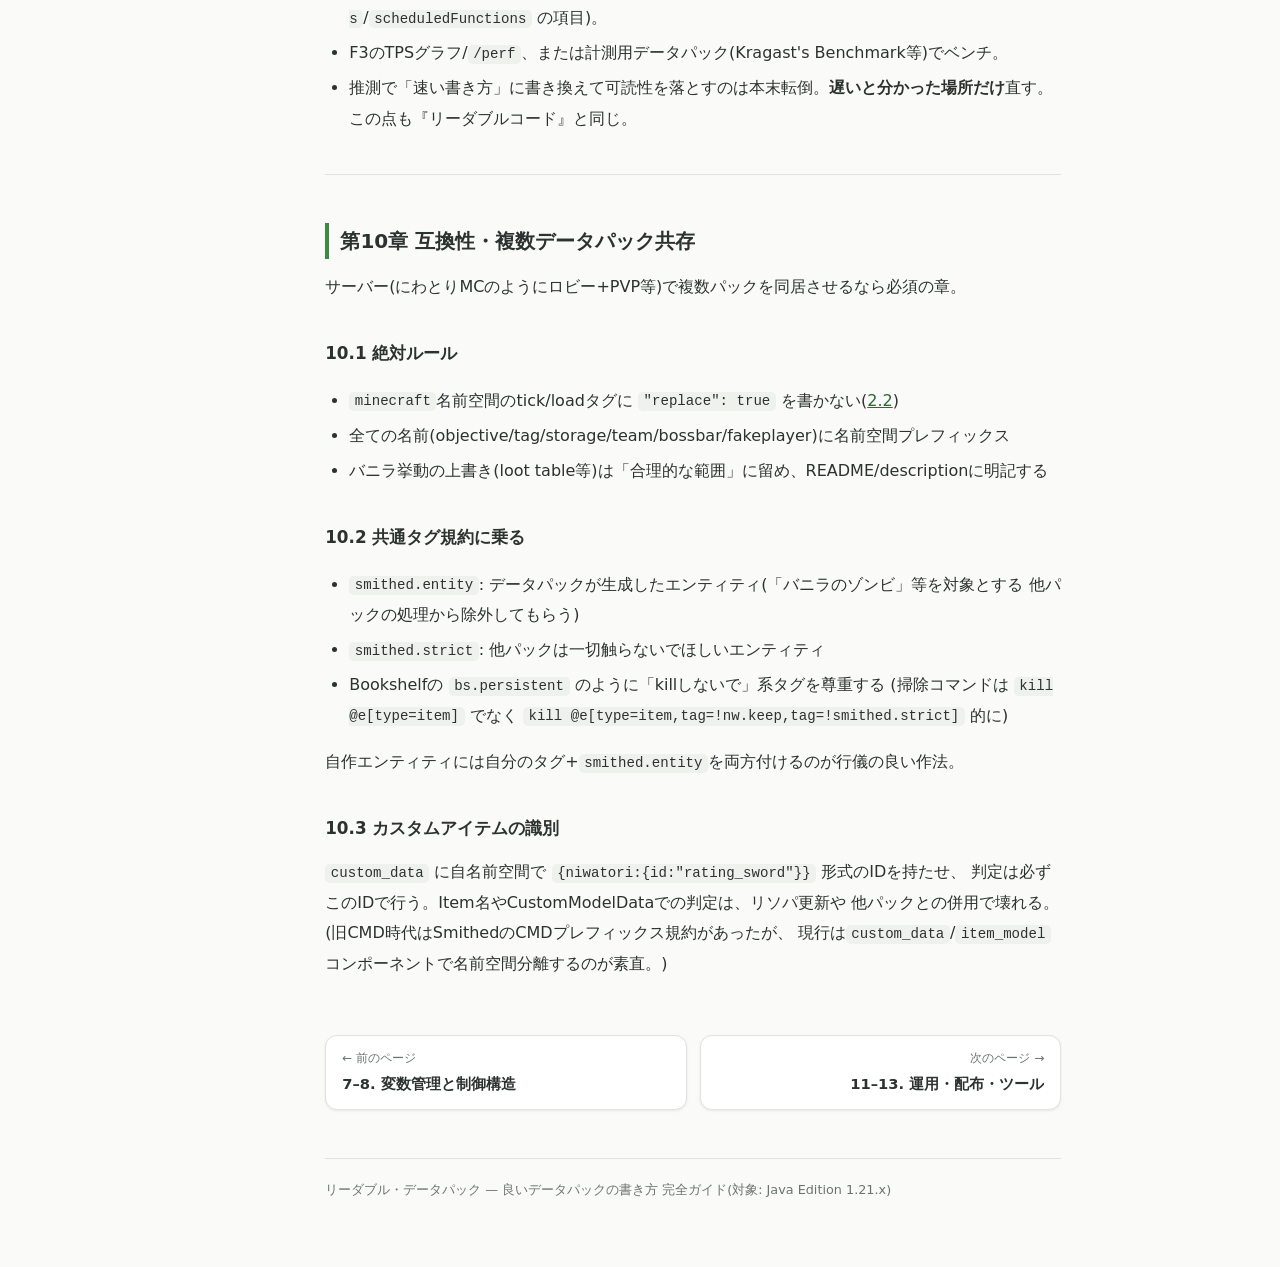
<file: docs/performance.html>
<!DOCTYPE html>
<html lang="ja">
<head>
<meta charset="utf-8">
<meta name="viewport" content="width=device-width, initial-scale=1">
<title>第9〜10章 パフォーマンスと互換性 | リーダブル・データパック</title>
<meta name="description" content="データパックのパフォーマンス作法(セレクタ最適化、NBTを避ける、tickを軽くする、計測)と、複数データパック共存のための互換性ルール。">
<link rel="stylesheet" href="style.css">
<link rel="icon" href="data:image/svg+xml,<svg xmlns=%22http://www.w3.org/2000/svg%22 viewBox=%220 0 100 100%22><text y=%22.9em%22 font-size=%2290%22>📗</text></svg>">
</head>
<body>
<header class="topbar">
  <button class="menu-btn" id="menu-btn" aria-label="メニューを開閉">☰</button>
  <a class="brand" href="index.html"><span class="brand-icon">📗</span>リーダブル・データパック</a>
  <a class="gh-link" href="https://github.com/haruto-67/Readable_Data_Pack" target="_blank" rel="noopener">GitHub</a>
</header>
<div class="sidebar-backdrop" id="sidebar-backdrop"></div>
<div class="layout">
  <nav class="sidebar" id="sidebar" aria-label="章ナビゲーション"></nav>
  <main>
    <article>
      <h1>第9〜10章 パフォーマンスと互換性</h1>
      <p class="chapter-lede">読みやすさと速度が両立するのがデータパックの良いところ。そして複数パックが共存するサーバーでは互換性の作法が必須。</p>

      <div class="in-page-toc">
        <p class="toc-title">この章の内容</p>
        <ul>
          <li><a href="#s9-1">9.1 セレクタ</a></li>
          <li><a href="#s9-2">9.2 NBTを避ける階段</a></li>
          <li><a href="#s9-3">9.3 tickを軽くする</a></li>
          <li><a href="#s9-4">9.4 計測してから最適化する</a></li>
          <li><a href="#s10-1">10.1 絶対ルール</a></li>
          <li><a href="#s10-2">10.2 共通タグ規約に乗る</a></li>
          <li><a href="#s10-3">10.3 カスタムアイテムの識別</a></li>
        </ul>
      </div>

      <h2 id="ch9">第9章 パフォーマンス作法</h2>
      <p>Minecraft Wikiの「Tutorial: Optimizing a data pack」とコミュニティ実践からの要点。</p>

      <h3 id="s9-1">9.1 セレクタ</h3>
      <ul>
        <li><code>@e</code> は最小限。<strong>型を必ず指定</strong>(<code>@e[type=marker]</code>)し、可能なら <code>tag=</code> で第一絞り込み。
          セレクタ引数は概ね「安い順に絞れる」よう <code>type</code> → <code>tag</code> → <code>distance</code>/<code>scores</code> の意識で。</li>
        <li>同じセレクタを複数行で繰り返さない → <code>as</code>で関数に入って<code>@s</code>化(<a href="structure.html#s3-2">3.2</a>)。</li>
        <li>遠くで動く必要のない処理には <code>distance=..N</code> を付ける。大量エンティティ相手なら
          「プレイヤー周辺に定期的に<code>active</code>タグを付け、以後は<code>tag=active</code>で選ぶ」方式が
          distance連打より安い(Wiki推奨テク)。</li>
        <li><code>@a</code> は <code>@e[type=player]</code> より速い(プレイヤーリストだけ走査する)。</li>
      </ul>

      <h3 id="s9-2">9.2 NBTを避ける階段</h3>
      <ol>
        <li>セレクタ<code>nbt=</code>引数 → <strong>predicateへ</strong>(equipment, vehicle等は専用フィールドがある)</li>
        <li>アイテム判定 → <code>execute if items entity @s weapon.mainhand &lt;item&gt;</code>(1.20.5+、最速級)</li>
        <li>どうしてもNBT加工 → storageへコピーして加工(プレイヤーNBT直接操作は最悪コスト)</li>
        <li>アイテム改変 → <code>data modify</code>でなく <strong>item_modifier / item replace</strong></li>
      </ol>

      <p>なお「predicateの中で<code>nbt</code>キーだけ使う」のは速くならない(Ellivers)。
      predicateが速いのは構造化フィールドを使った時だけ。</p>

      <h3 id="s9-3">9.3 tickを軽くする</h3>
      <ul>
        <li>tick.jsonには分配関数1つ(<a href="structure.html#s3-1">3.1</a>)。分配関数の先頭で「そもそも今やることがあるか」を
          スコア1個で判定して早期return。</li>
        <li>毎tick必要ない処理は <code>schedule</code> 自己ループで 2t/5t/20t に間引く。
          エンティティ個別なら predicate の <code>periodic_tick</code> も使える(セレクタは走るのでscheduleより劣る)。</li>
        <li>重い計算は複数tickに分割する(時分割)。tick予算(50ms)を意識する。</li>
      </ul>

      <h3 id="s9-4">9.4 計測してから最適化する</h3>
      <ul>
        <li><code>/debug start</code> → <code>/debug stop</code> のプロファイル結果で関数ごとの時間を見る
          (<code>commandFunctions</code>/<code>scheduledFunctions</code> の項目)。</li>
        <li>F3のTPSグラフ/<code>/perf</code>、または計測用データパック(Kragast's Benchmark等)でベンチ。</li>
        <li>推測で「速い書き方」に書き換えて可読性を落とすのは本末転倒。<strong>遅いと分かった場所だけ</strong>直す。
          この点も『リーダブルコード』と同じ。</li>
      </ul>

      <hr>

      <h2 id="ch10">第10章 互換性・複数データパック共存</h2>
      <p>サーバー(にわとりMCのようにロビー+PVP等)で複数パックを同居させるなら必須の章。</p>

      <h3 id="s10-1">10.1 絶対ルール</h3>
      <ul>
        <li><code>minecraft</code>名前空間のtick/loadタグに <code>"replace": true</code> を書かない(<a href="structure.html#s2-2">2.2</a>)</li>
        <li>全ての名前(objective/tag/storage/team/bossbar/fakeplayer)に名前空間プレフィックス</li>
        <li>バニラ挙動の上書き(loot table等)は「合理的な範囲」に留め、README/descriptionに明記する</li>
      </ul>

      <h3 id="s10-2">10.2 共通タグ規約に乗る</h3>
      <ul>
        <li><code>smithed.entity</code>: データパックが生成したエンティティ(「バニラのゾンビ」等を対象とする
          他パックの処理から除外してもらう)</li>
        <li><code>smithed.strict</code>: 他パックは一切触らないでほしいエンティティ</li>
        <li>Bookshelfの <code>bs.persistent</code> のように「killしないで」系タグを尊重する
          (掃除コマンドは <code>kill @e[type=item]</code> でなく <code>kill @e[type=item,tag=!nw.keep,tag=!smithed.strict]</code> 的に)</li>
      </ul>

      <p>自作エンティティには自分のタグ+<code>smithed.entity</code>を両方付けるのが行儀の良い作法。</p>

      <h3 id="s10-3">10.3 カスタムアイテムの識別</h3>
      <p><code>custom_data</code> に自名前空間で <code>{niwatori:{id:"rating_sword"}}</code> 形式のIDを持たせ、
      判定は必ずこのIDで行う。Item名やCustomModelDataでの判定は、リソパ更新や
      他パックとの併用で壊れる。(旧CMD時代はSmithedのCMDプレフィックス規約があったが、
      現行は<code>custom_data</code>/<code>item_model</code>コンポーネントで名前空間分離するのが素直。)</p>
    </article>
    <nav class="pager" id="pager" aria-label="前後のページ"></nav>
    <footer class="site-footer">リーダブル・データパック — 良いデータパックの書き方 完全ガイド(対象: Java Edition 1.21.x)</footer>
  </main>
</div>
<script src="site.js"></script>
</body>
</html>
</file>
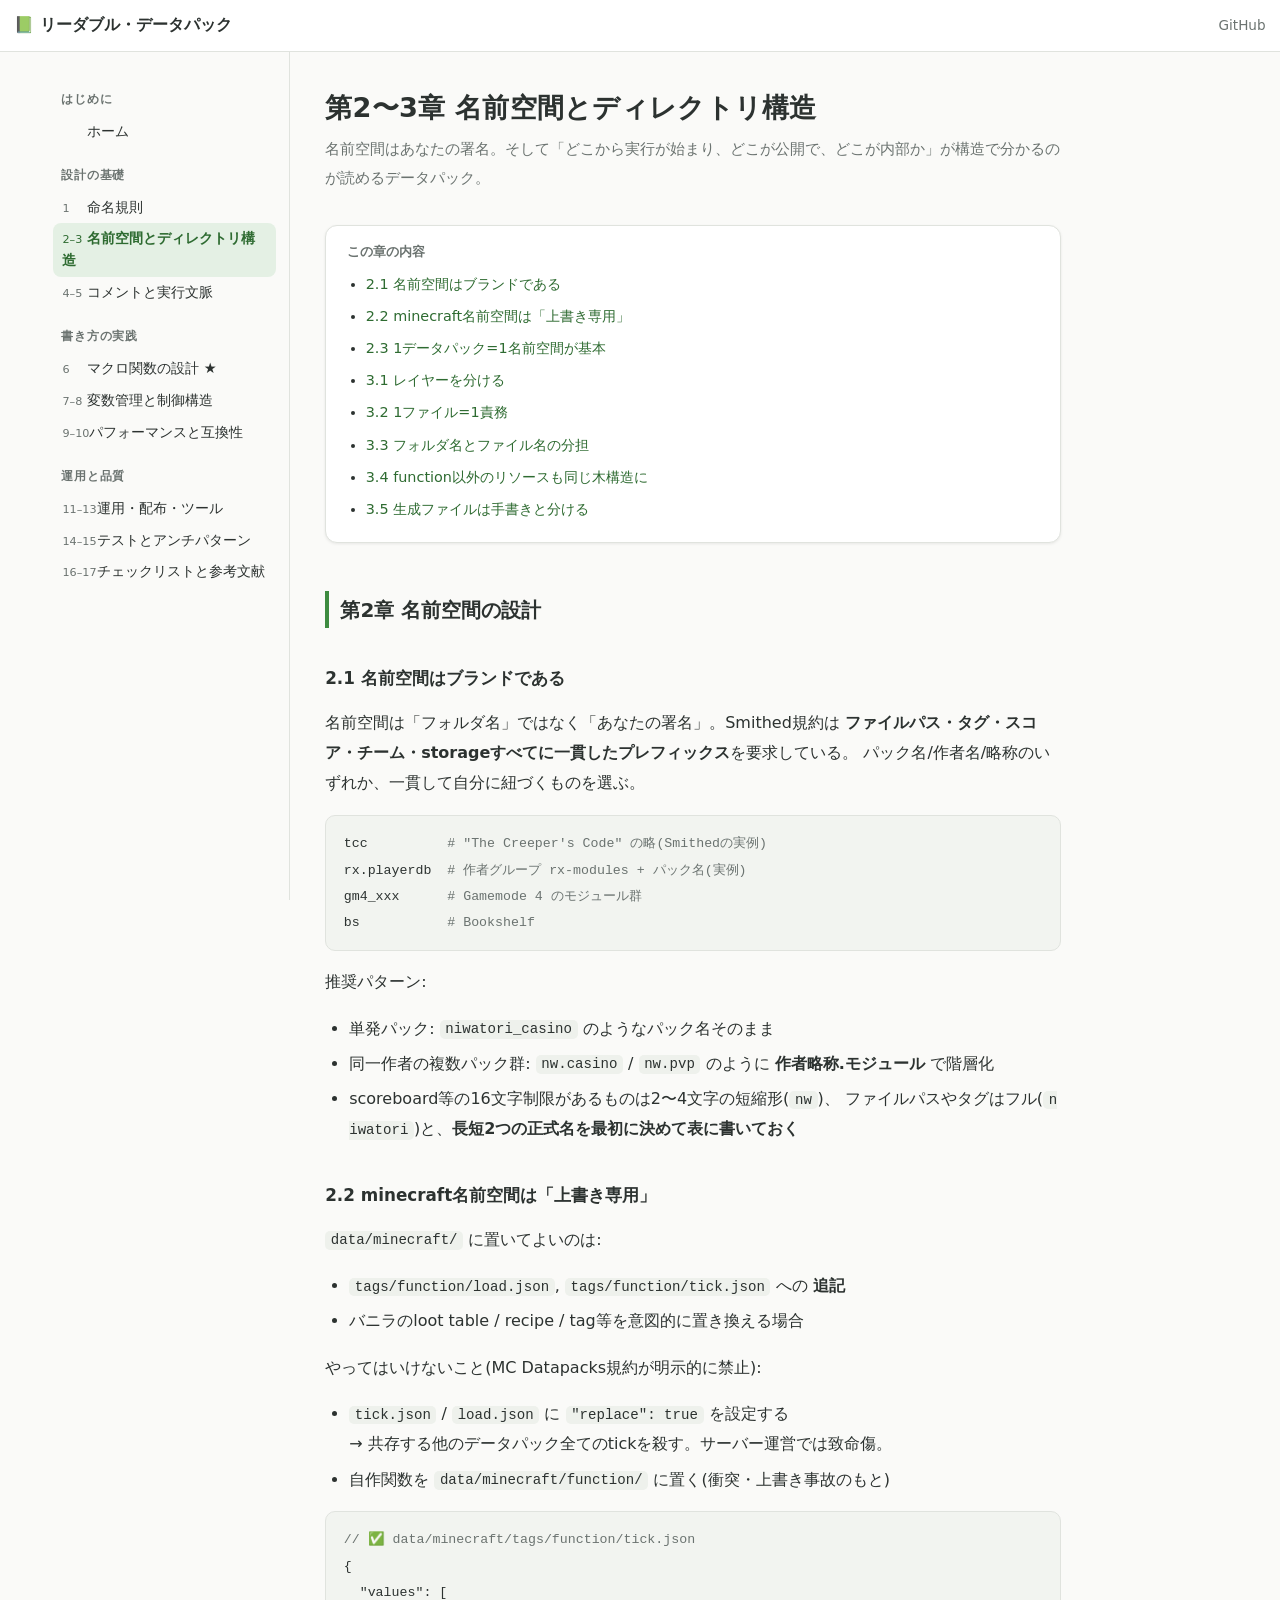
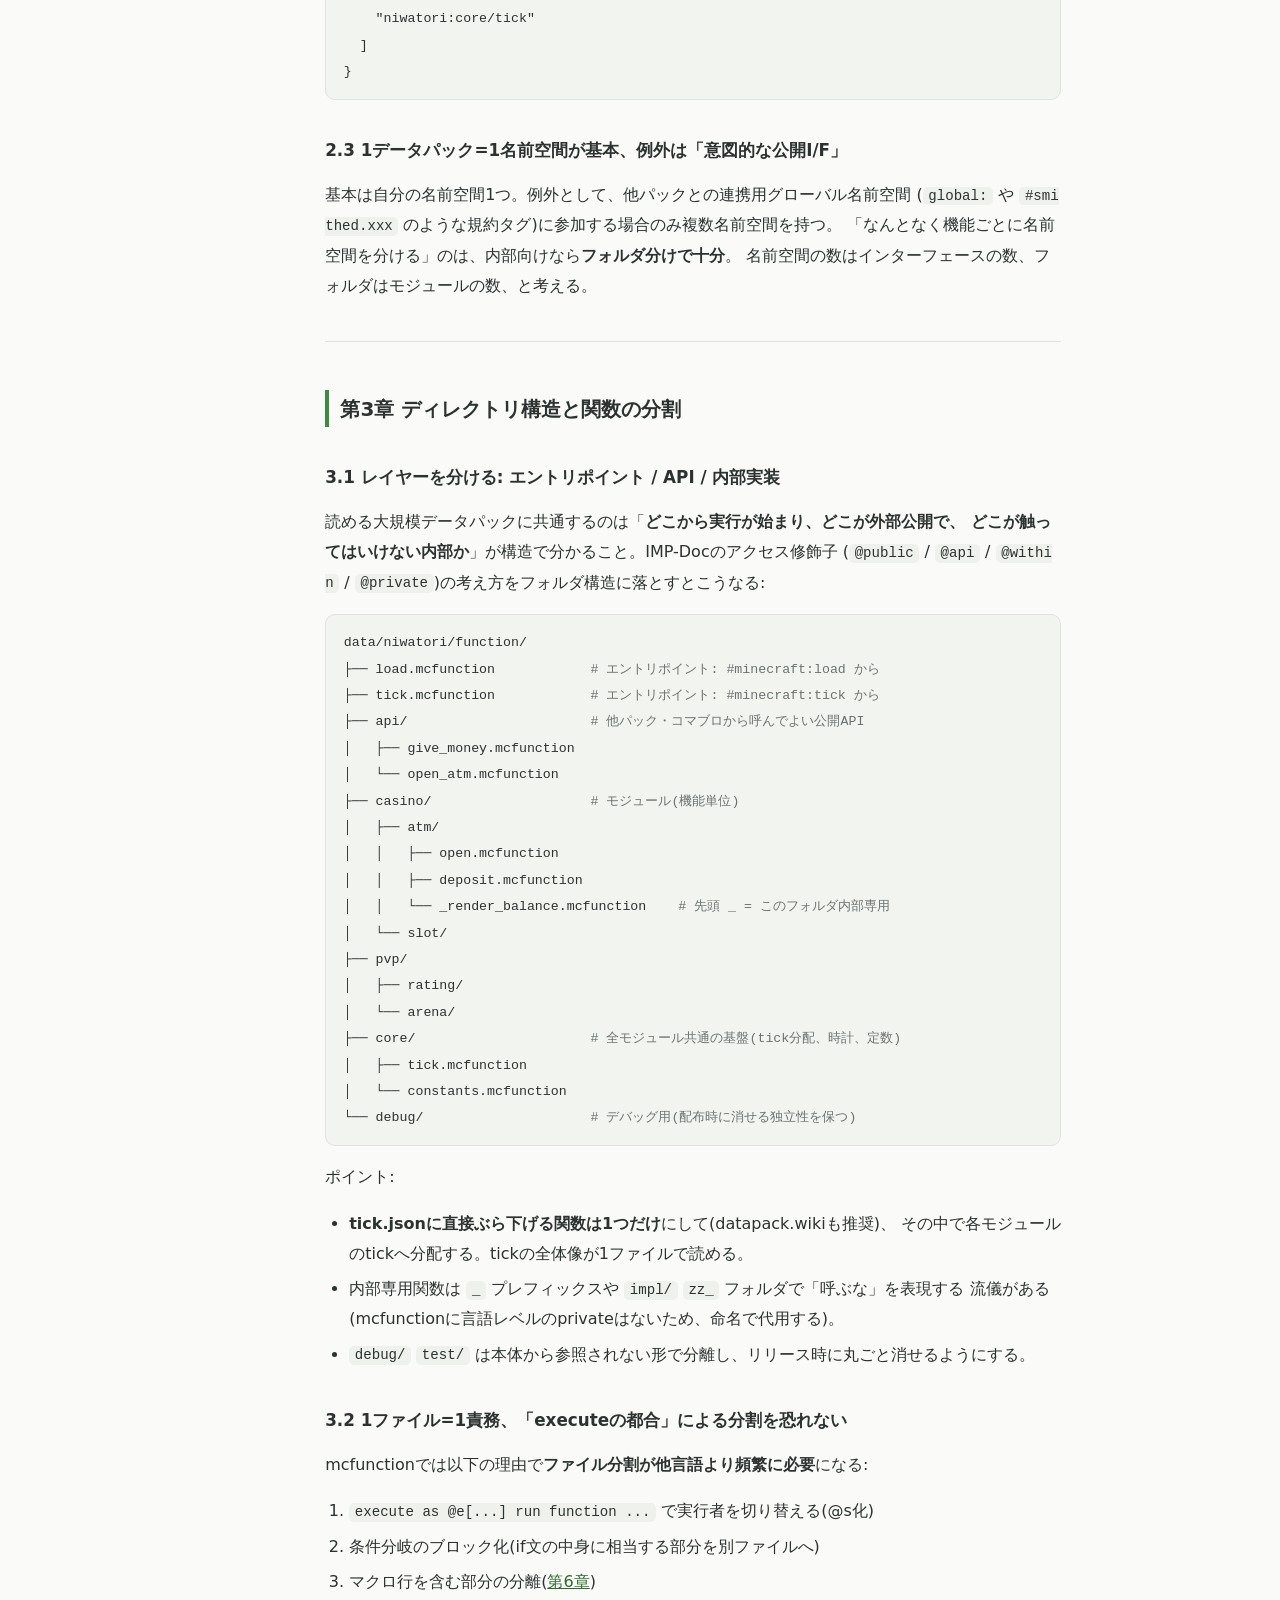
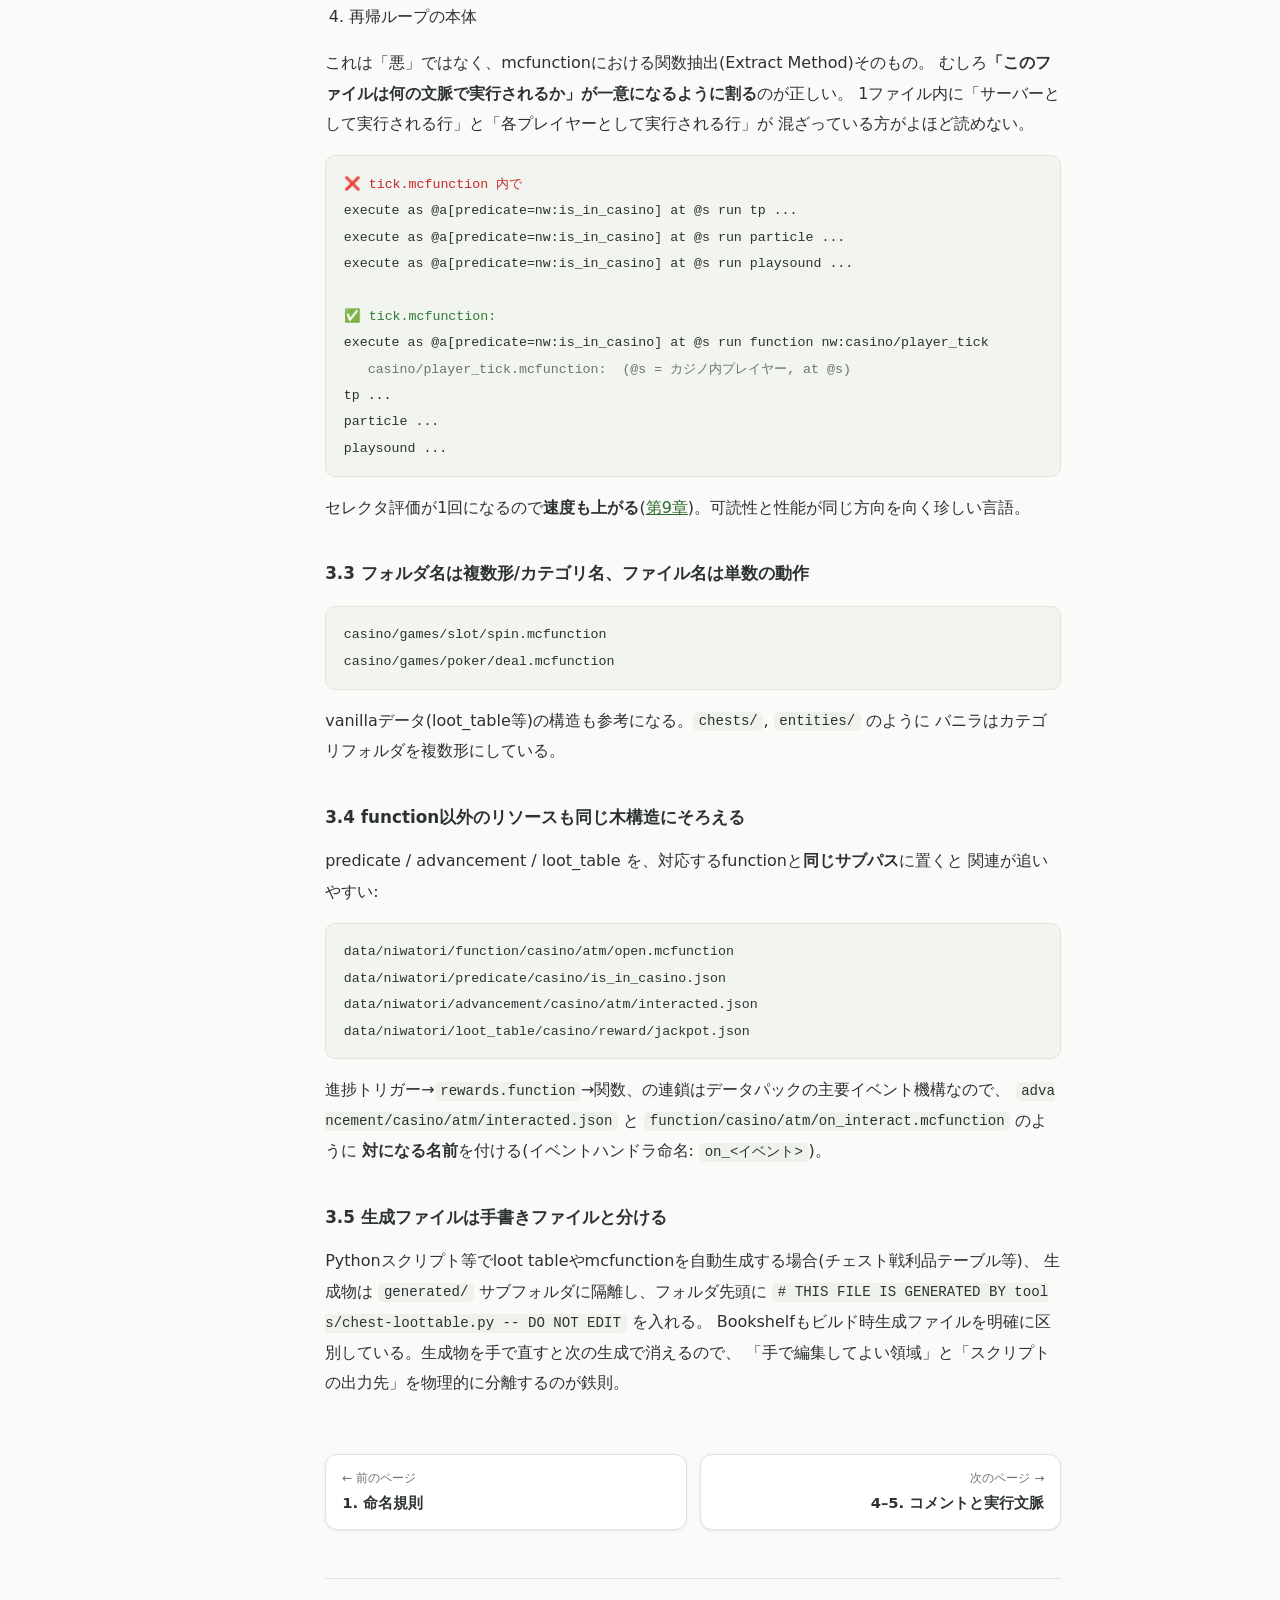
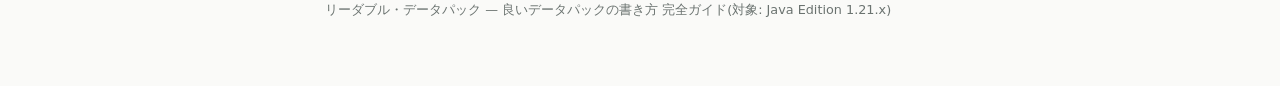
<file: docs/structure.html>
<!DOCTYPE html>
<html lang="ja">
<head>
<meta charset="utf-8">
<meta name="viewport" content="width=device-width, initial-scale=1">
<title>第2〜3章 名前空間とディレクトリ構造 | リーダブル・データパック</title>
<meta name="description" content="Minecraftデータパックの名前空間の設計とディレクトリ構造。minecraft名前空間の扱い、レイヤー分割、1ファイル1責務、生成ファイルの分離。">
<link rel="stylesheet" href="style.css">
<link rel="icon" href="data:image/svg+xml,<svg xmlns=%22http://www.w3.org/2000/svg%22 viewBox=%220 0 100 100%22><text y=%22.9em%22 font-size=%2290%22>📗</text></svg>">
</head>
<body>
<header class="topbar">
  <button class="menu-btn" id="menu-btn" aria-label="メニューを開閉">☰</button>
  <a class="brand" href="index.html"><span class="brand-icon">📗</span>リーダブル・データパック</a>
  <a class="gh-link" href="https://github.com/haruto-67/Readable_Data_Pack" target="_blank" rel="noopener">GitHub</a>
</header>
<div class="sidebar-backdrop" id="sidebar-backdrop"></div>
<div class="layout">
  <nav class="sidebar" id="sidebar" aria-label="章ナビゲーション"></nav>
  <main>
    <article>
      <h1>第2〜3章 名前空間とディレクトリ構造</h1>
      <p class="chapter-lede">名前空間はあなたの署名。そして「どこから実行が始まり、どこが公開で、どこが内部か」が構造で分かるのが読めるデータパック。</p>

      <div class="in-page-toc">
        <p class="toc-title">この章の内容</p>
        <ul>
          <li><a href="#s2-1">2.1 名前空間はブランドである</a></li>
          <li><a href="#s2-2">2.2 minecraft名前空間は「上書き専用」</a></li>
          <li><a href="#s2-3">2.3 1データパック=1名前空間が基本</a></li>
          <li><a href="#s3-1">3.1 レイヤーを分ける</a></li>
          <li><a href="#s3-2">3.2 1ファイル=1責務</a></li>
          <li><a href="#s3-3">3.3 フォルダ名とファイル名の分担</a></li>
          <li><a href="#s3-4">3.4 function以外のリソースも同じ木構造に</a></li>
          <li><a href="#s3-5">3.5 生成ファイルは手書きと分ける</a></li>
        </ul>
      </div>

      <h2 id="ch2">第2章 名前空間の設計</h2>

      <h3 id="s2-1">2.1 名前空間はブランドである</h3>
      <p>名前空間は「フォルダ名」ではなく「あなたの署名」。Smithed規約は
      <strong>ファイルパス・タグ・スコア・チーム・storageすべてに一貫したプレフィックス</strong>を要求している。
      パック名/作者名/略称のいずれか、一貫して自分に紐づくものを選ぶ。</p>

<pre><code>tcc          <span class="c"># "The Creeper's Code" の略(Smithedの実例)</span>
rx.playerdb  <span class="c"># 作者グループ rx-modules + パック名(実例)</span>
gm4_xxx      <span class="c"># Gamemode 4 のモジュール群</span>
bs           <span class="c"># Bookshelf</span></code></pre>

      <p>推奨パターン:</p>
      <ul>
        <li>単発パック: <code>niwatori_casino</code> のようなパック名そのまま</li>
        <li>同一作者の複数パック群: <code>nw.casino</code> / <code>nw.pvp</code> のように <strong>作者略称.モジュール</strong> で階層化</li>
        <li>scoreboard等の16文字制限があるものは2〜4文字の短縮形(<code>nw</code>)、
          ファイルパスやタグはフル(<code>niwatori</code>)と、<strong>長短2つの正式名を最初に決めて表に書いておく</strong></li>
      </ul>

      <h3 id="s2-2">2.2 minecraft名前空間は「上書き専用」</h3>
      <p><code>data/minecraft/</code> に置いてよいのは:</p>
      <ul>
        <li><code>tags/function/load.json</code>, <code>tags/function/tick.json</code> への <strong>追記</strong></li>
        <li>バニラのloot table / recipe / tag等を意図的に置き換える場合</li>
      </ul>

      <p>やってはいけないこと(MC Datapacks規約が明示的に禁止):</p>
      <ul>
        <li><code>tick.json</code> / <code>load.json</code> に <code>"replace": true</code> を設定する<br>
          → 共存する他のデータパック全てのtickを殺す。サーバー運営では致命傷。</li>
        <li>自作関数を <code>data/minecraft/function/</code> に置く(衝突・上書き事故のもと)</li>
      </ul>

<pre><code><span class="c">// ✅ data/minecraft/tags/function/tick.json</span>
{
  "values": [
    "niwatori:core/tick"
  ]
}</code></pre>

      <h3 id="s2-3">2.3 1データパック=1名前空間が基本、例外は「意図的な公開I/F」</h3>
      <p>基本は自分の名前空間1つ。例外として、他パックとの連携用グローバル名前空間
      (<code>global:</code> や <code>#smithed.xxx</code> のような規約タグ)に参加する場合のみ複数名前空間を持つ。
      「なんとなく機能ごとに名前空間を分ける」のは、内部向けなら<strong>フォルダ分けで十分</strong>。
      名前空間の数はインターフェースの数、フォルダはモジュールの数、と考える。</p>

      <hr>

      <h2 id="ch3">第3章 ディレクトリ構造と関数の分割</h2>

      <h3 id="s3-1">3.1 レイヤーを分ける: エントリポイント / API / 内部実装</h3>
      <p>読める大規模データパックに共通するのは「<strong>どこから実行が始まり、どこが外部公開で、
      どこが触ってはいけない内部か</strong>」が構造で分かること。IMP-Docのアクセス修飾子
      (<code>@public</code> / <code>@api</code> / <code>@within</code> / <code>@private</code>)の考え方をフォルダ構造に落とすとこうなる:</p>

<pre><code>data/niwatori/function/
├── load.mcfunction            <span class="c"># エントリポイント: #minecraft:load から</span>
├── tick.mcfunction            <span class="c"># エントリポイント: #minecraft:tick から</span>
├── api/                       <span class="c"># 他パック・コマブロから呼んでよい公開API</span>
│   ├── give_money.mcfunction
│   └── open_atm.mcfunction
├── casino/                    <span class="c"># モジュール(機能単位)</span>
│   ├── atm/
│   │   ├── open.mcfunction
│   │   ├── deposit.mcfunction
│   │   └── _render_balance.mcfunction    <span class="c"># 先頭 _ = このフォルダ内部専用</span>
│   └── slot/
├── pvp/
│   ├── rating/
│   └── arena/
├── core/                      <span class="c"># 全モジュール共通の基盤(tick分配、時計、定数)</span>
│   ├── tick.mcfunction
│   └── constants.mcfunction
└── debug/                     <span class="c"># デバッグ用(配布時に消せる独立性を保つ)</span></code></pre>

      <p>ポイント:</p>
      <ul>
        <li><strong>tick.jsonに直接ぶら下げる関数は1つだけ</strong>にして(datapack.wikiも推奨)、
          その中で各モジュールのtickへ分配する。tickの全体像が1ファイルで読める。</li>
        <li>内部専用関数は <code>_</code> プレフィックスや <code>impl/</code> <code>zz_</code> フォルダで「呼ぶな」を表現する
          流儀がある(mcfunctionに言語レベルのprivateはないため、命名で代用する)。</li>
        <li><code>debug/</code> <code>test/</code> は本体から参照されない形で分離し、リリース時に丸ごと消せるようにする。</li>
      </ul>

      <h3 id="s3-2">3.2 1ファイル=1責務、「executeの都合」による分割を恐れない</h3>
      <p>mcfunctionでは以下の理由で<strong>ファイル分割が他言語より頻繁に必要</strong>になる:</p>
      <ol>
        <li><code>execute as @e[...] run function ...</code> で実行者を切り替える(@s化)</li>
        <li>条件分岐のブロック化(if文の中身に相当する部分を別ファイルへ)</li>
        <li>マクロ行を含む部分の分離(<a href="macros.html">第6章</a>)</li>
        <li>再帰ループの本体</li>
      </ol>

      <p>これは「悪」ではなく、mcfunctionにおける関数抽出(Extract Method)そのもの。
      むしろ<strong>「このファイルは何の文脈で実行されるか」が一意になるように割る</strong>のが正しい。
      1ファイル内に「サーバーとして実行される行」と「各プレイヤーとして実行される行」が
      混ざっている方がよほど読めない。</p>

<pre><code><span class="ng">❌ tick.mcfunction 内で</span>
execute as @a[predicate=nw:is_in_casino] at @s run tp ...
execute as @a[predicate=nw:is_in_casino] at @s run particle ...
execute as @a[predicate=nw:is_in_casino] at @s run playsound ...

<span class="ok">✅ tick.mcfunction:</span>
execute as @a[predicate=nw:is_in_casino] at @s run function nw:casino/player_tick
   <span class="c">casino/player_tick.mcfunction:  (@s = カジノ内プレイヤー, at @s)</span>
tp ...
particle ...
playsound ...</code></pre>

      <p>セレクタ評価が1回になるので<strong>速度も上がる</strong>(<a href="performance.html">第9章</a>)。可読性と性能が同じ方向を向く珍しい言語。</p>

      <h3 id="s3-3">3.3 フォルダ名は複数形/カテゴリ名、ファイル名は単数の動作</h3>

<pre><code>casino/games/slot/spin.mcfunction
casino/games/poker/deal.mcfunction</code></pre>

      <p>vanillaデータ(loot_table等)の構造も参考になる。<code>chests/</code>, <code>entities/</code> のように
      バニラはカテゴリフォルダを複数形にしている。</p>

      <h3 id="s3-4">3.4 function以外のリソースも同じ木構造にそろえる</h3>
      <p>predicate / advancement / loot_table を、対応するfunctionと<strong>同じサブパス</strong>に置くと
      関連が追いやすい:</p>

<pre><code>data/niwatori/function/casino/atm/open.mcfunction
data/niwatori/predicate/casino/is_in_casino.json
data/niwatori/advancement/casino/atm/interacted.json
data/niwatori/loot_table/casino/reward/jackpot.json</code></pre>

      <p>進捗トリガー→<code>rewards.function</code>→関数、の連鎖はデータパックの主要イベント機構なので、
      <code>advancement/casino/atm/interacted.json</code> と <code>function/casino/atm/on_interact.mcfunction</code> のように
      <strong>対になる名前</strong>を付ける(イベントハンドラ命名: <code>on_&lt;イベント&gt;</code>)。</p>

      <h3 id="s3-5">3.5 生成ファイルは手書きファイルと分ける</h3>
      <p>Pythonスクリプト等でloot tableやmcfunctionを自動生成する場合(チェスト戦利品テーブル等)、
      生成物は <code>generated/</code> サブフォルダに隔離し、フォルダ先頭に
      <code># THIS FILE IS GENERATED BY tools/chest-loottable.py -- DO NOT EDIT</code> を入れる。
      Bookshelfもビルド時生成ファイルを明確に区別している。生成物を手で直すと次の生成で消えるので、
      「手で編集してよい領域」と「スクリプトの出力先」を物理的に分離するのが鉄則。</p>
    </article>
    <nav class="pager" id="pager" aria-label="前後のページ"></nav>
    <footer class="site-footer">リーダブル・データパック — 良いデータパックの書き方 完全ガイド(対象: Java Edition 1.21.x)</footer>
  </main>
</div>
<script src="site.js"></script>
</body>
</html>
</file>
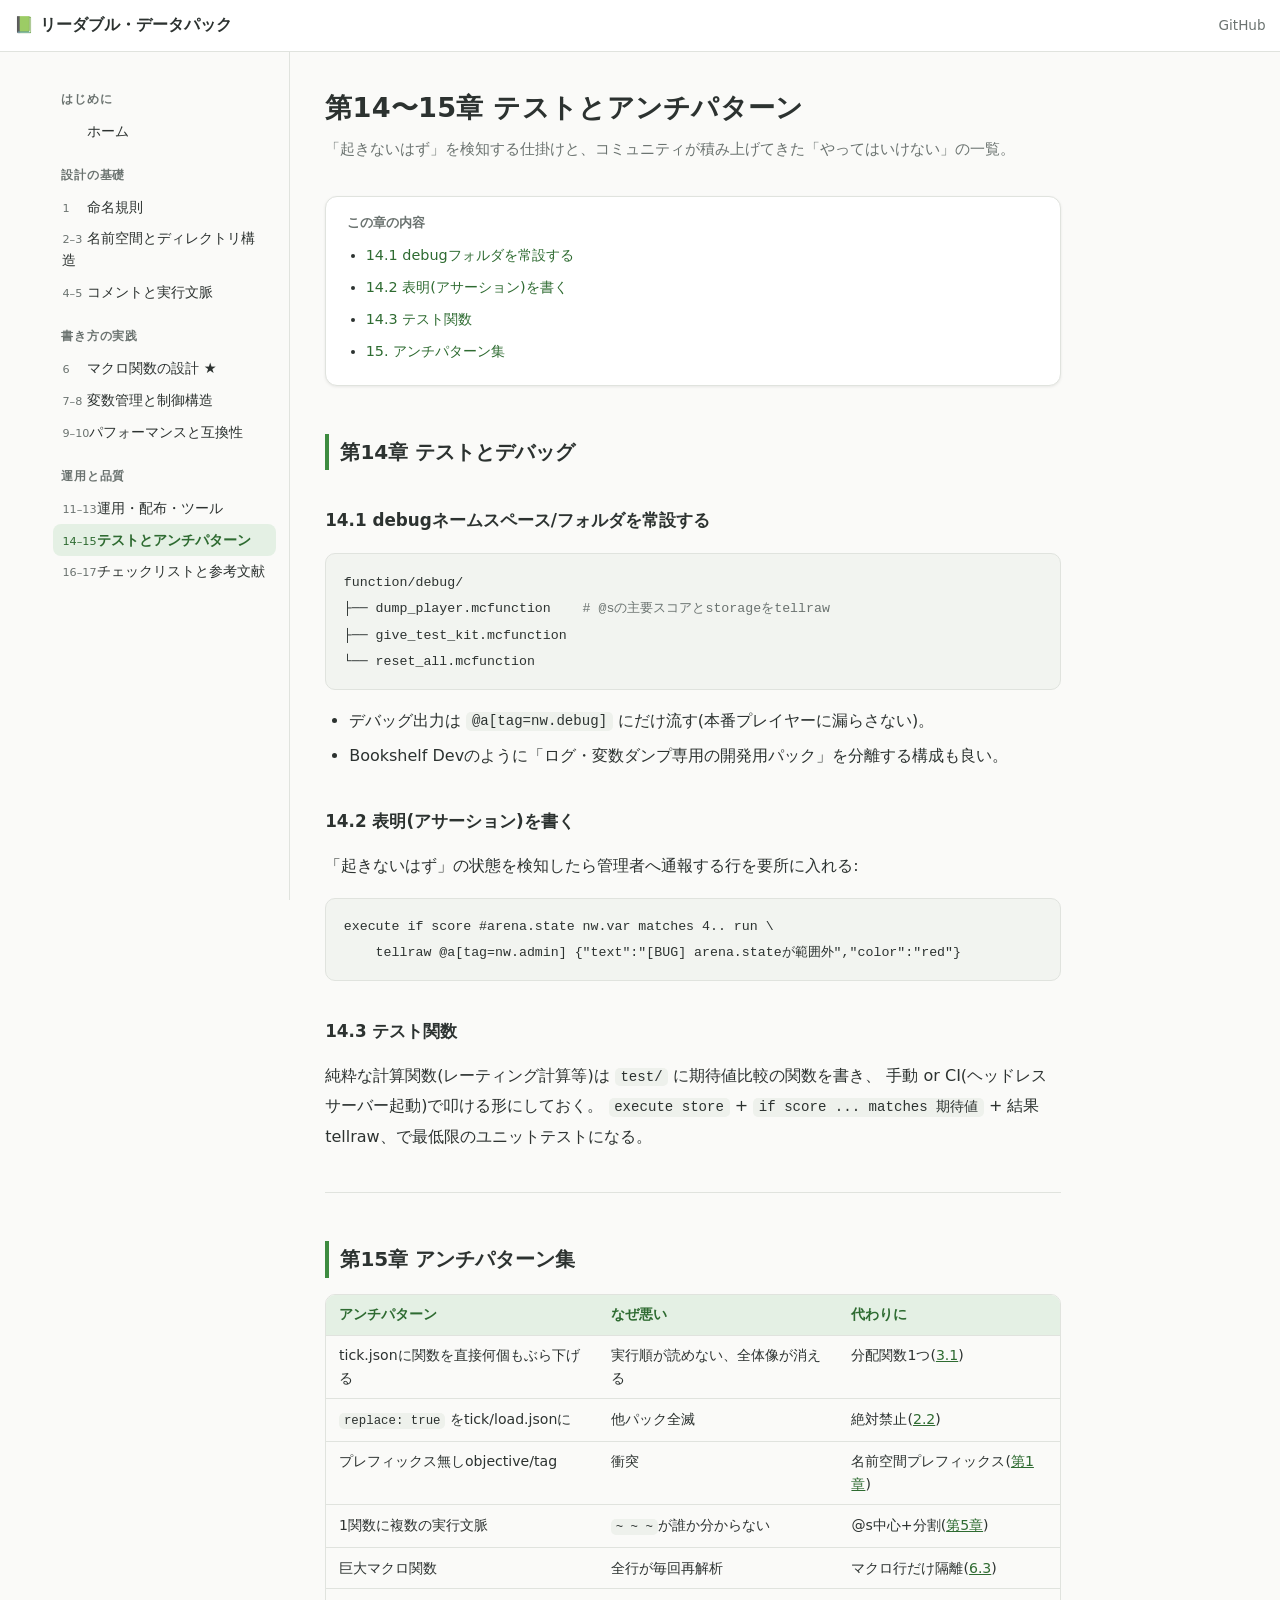
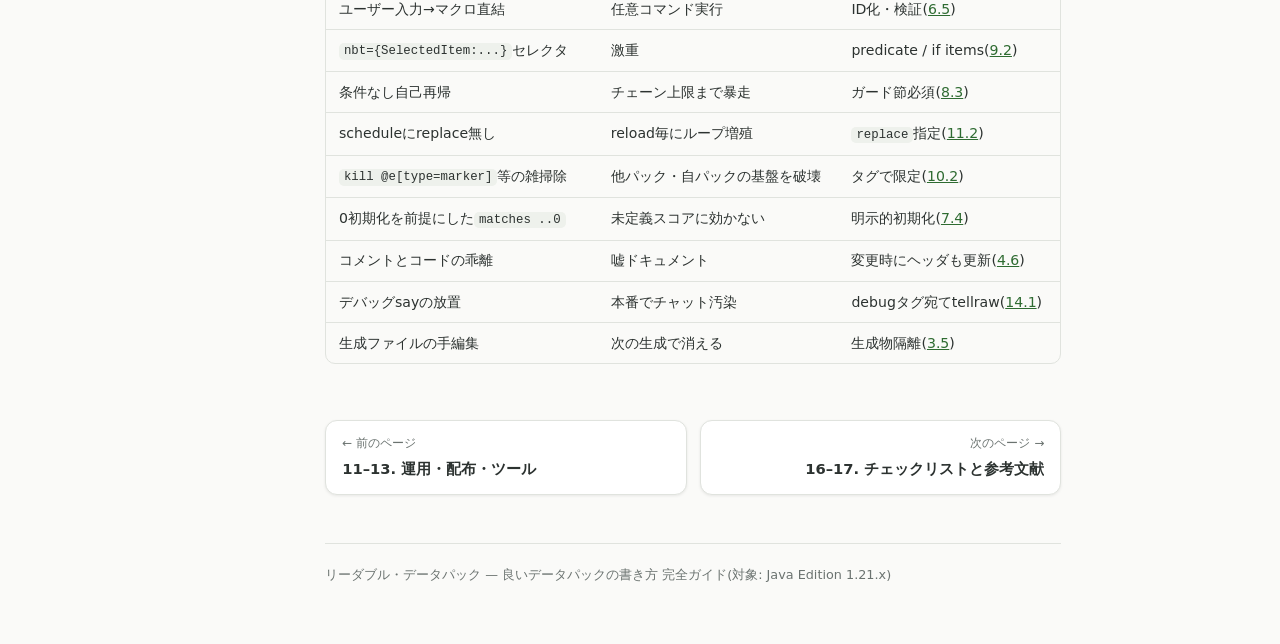
<file: docs/testing.html>
<!DOCTYPE html>
<html lang="ja">
<head>
<meta charset="utf-8">
<meta name="viewport" content="width=device-width, initial-scale=1">
<title>第14〜15章 テストとアンチパターン | リーダブル・データパック</title>
<meta name="description" content="データパックのテストとデバッグ手法(debugフォルダ、アサーション、テスト関数)と、やってはいけないアンチパターン14選。">
<link rel="stylesheet" href="style.css">
<link rel="icon" href="data:image/svg+xml,<svg xmlns=%22http://www.w3.org/2000/svg%22 viewBox=%220 0 100 100%22><text y=%22.9em%22 font-size=%2290%22>📗</text></svg>">
</head>
<body>
<header class="topbar">
  <button class="menu-btn" id="menu-btn" aria-label="メニューを開閉">☰</button>
  <a class="brand" href="index.html"><span class="brand-icon">📗</span>リーダブル・データパック</a>
  <a class="gh-link" href="https://github.com/haruto-67/Readable_Data_Pack" target="_blank" rel="noopener">GitHub</a>
</header>
<div class="sidebar-backdrop" id="sidebar-backdrop"></div>
<div class="layout">
  <nav class="sidebar" id="sidebar" aria-label="章ナビゲーション"></nav>
  <main>
    <article>
      <h1>第14〜15章 テストとアンチパターン</h1>
      <p class="chapter-lede">「起きないはず」を検知する仕掛けと、コミュニティが積み上げてきた「やってはいけない」の一覧。</p>

      <div class="in-page-toc">
        <p class="toc-title">この章の内容</p>
        <ul>
          <li><a href="#s14-1">14.1 debugフォルダを常設する</a></li>
          <li><a href="#s14-2">14.2 表明(アサーション)を書く</a></li>
          <li><a href="#s14-3">14.3 テスト関数</a></li>
          <li><a href="#ch15">15. アンチパターン集</a></li>
        </ul>
      </div>

      <h2 id="ch14">第14章 テストとデバッグ</h2>

      <h3 id="s14-1">14.1 debugネームスペース/フォルダを常設する</h3>

<pre><code>function/debug/
├── dump_player.mcfunction    <span class="c"># @sの主要スコアとstorageをtellraw</span>
├── give_test_kit.mcfunction
└── reset_all.mcfunction</code></pre>

      <ul>
        <li>デバッグ出力は <code>@a[tag=nw.debug]</code> にだけ流す(本番プレイヤーに漏らさない)。</li>
        <li>Bookshelf Devのように「ログ・変数ダンプ専用の開発用パック」を分離する構成も良い。</li>
      </ul>

      <h3 id="s14-2">14.2 表明(アサーション)を書く</h3>
      <p>「起きないはず」の状態を検知したら管理者へ通報する行を要所に入れる:</p>

<pre><code>execute if score #arena.state nw.var matches 4.. run \
    tellraw @a[tag=nw.admin] {"text":"[BUG] arena.stateが範囲外","color":"red"}</code></pre>

      <h3 id="s14-3">14.3 テスト関数</h3>
      <p>純粋な計算関数(レーティング計算等)は <code>test/</code> に期待値比較の関数を書き、
      手動 or CI(ヘッドレスサーバー起動)で叩ける形にしておく。
      <code>execute store</code> + <code>if score ... matches 期待値</code> + 結果tellraw、で最低限のユニットテストになる。</p>

      <hr>

      <h2 id="ch15">第15章 アンチパターン集</h2>

      <div class="table-wrap">
        <table>
          <thead><tr><th>アンチパターン</th><th>なぜ悪い</th><th>代わりに</th></tr></thead>
          <tbody>
            <tr><td>tick.jsonに関数を直接何個もぶら下げる</td><td>実行順が読めない、全体像が消える</td><td>分配関数1つ(<a href="structure.html#s3-1">3.1</a>)</td></tr>
            <tr><td><code>replace: true</code> をtick/load.jsonに</td><td>他パック全滅</td><td>絶対禁止(<a href="structure.html#s2-2">2.2</a>)</td></tr>
            <tr><td>プレフィックス無しobjective/tag</td><td>衝突</td><td>名前空間プレフィックス(<a href="naming.html">第1章</a>)</td></tr>
            <tr><td>1関数に複数の実行文脈</td><td><code>~ ~ ~</code>が誰か分からない</td><td>@s中心+分割(<a href="context.html#ch5">第5章</a>)</td></tr>
            <tr><td>巨大マクロ関数</td><td>全行が毎回再解析</td><td>マクロ行だけ隔離(<a href="macros.html#s6-3">6.3</a>)</td></tr>
            <tr><td>ユーザー入力→マクロ直結</td><td>任意コマンド実行</td><td>ID化・検証(<a href="macros.html#s6-5">6.5</a>)</td></tr>
            <tr><td><code>nbt={SelectedItem:...}</code>セレクタ</td><td>激重</td><td>predicate / if items(<a href="performance.html#s9-2">9.2</a>)</td></tr>
            <tr><td>条件なし自己再帰</td><td>チェーン上限まで暴走</td><td>ガード節必須(<a href="variables.html#s8-3">8.3</a>)</td></tr>
            <tr><td>scheduleにreplace無し</td><td>reload毎にループ増殖</td><td><code>replace</code>指定(<a href="operations.html#s11-2">11.2</a>)</td></tr>
            <tr><td><code>kill @e[type=marker]</code>等の雑掃除</td><td>他パック・自パックの基盤を破壊</td><td>タグで限定(<a href="performance.html#s10-2">10.2</a>)</td></tr>
            <tr><td>0初期化を前提にした<code>matches ..0</code></td><td>未定義スコアに効かない</td><td>明示的初期化(<a href="variables.html#s7-4">7.4</a>)</td></tr>
            <tr><td>コメントとコードの乖離</td><td>嘘ドキュメント</td><td>変更時にヘッダも更新(<a href="context.html#s4-6">4.6</a>)</td></tr>
            <tr><td>デバッグsayの放置</td><td>本番でチャット汚染</td><td>debugタグ宛てtellraw(<a href="#s14-1">14.1</a>)</td></tr>
            <tr><td>生成ファイルの手編集</td><td>次の生成で消える</td><td>生成物隔離(<a href="structure.html#s3-5">3.5</a>)</td></tr>
          </tbody>
        </table>
      </div>
    </article>
    <nav class="pager" id="pager" aria-label="前後のページ"></nav>
    <footer class="site-footer">リーダブル・データパック — 良いデータパックの書き方 完全ガイド(対象: Java Edition 1.21.x)</footer>
  </main>
</div>
<script src="site.js"></script>
</body>
</html>
</file>
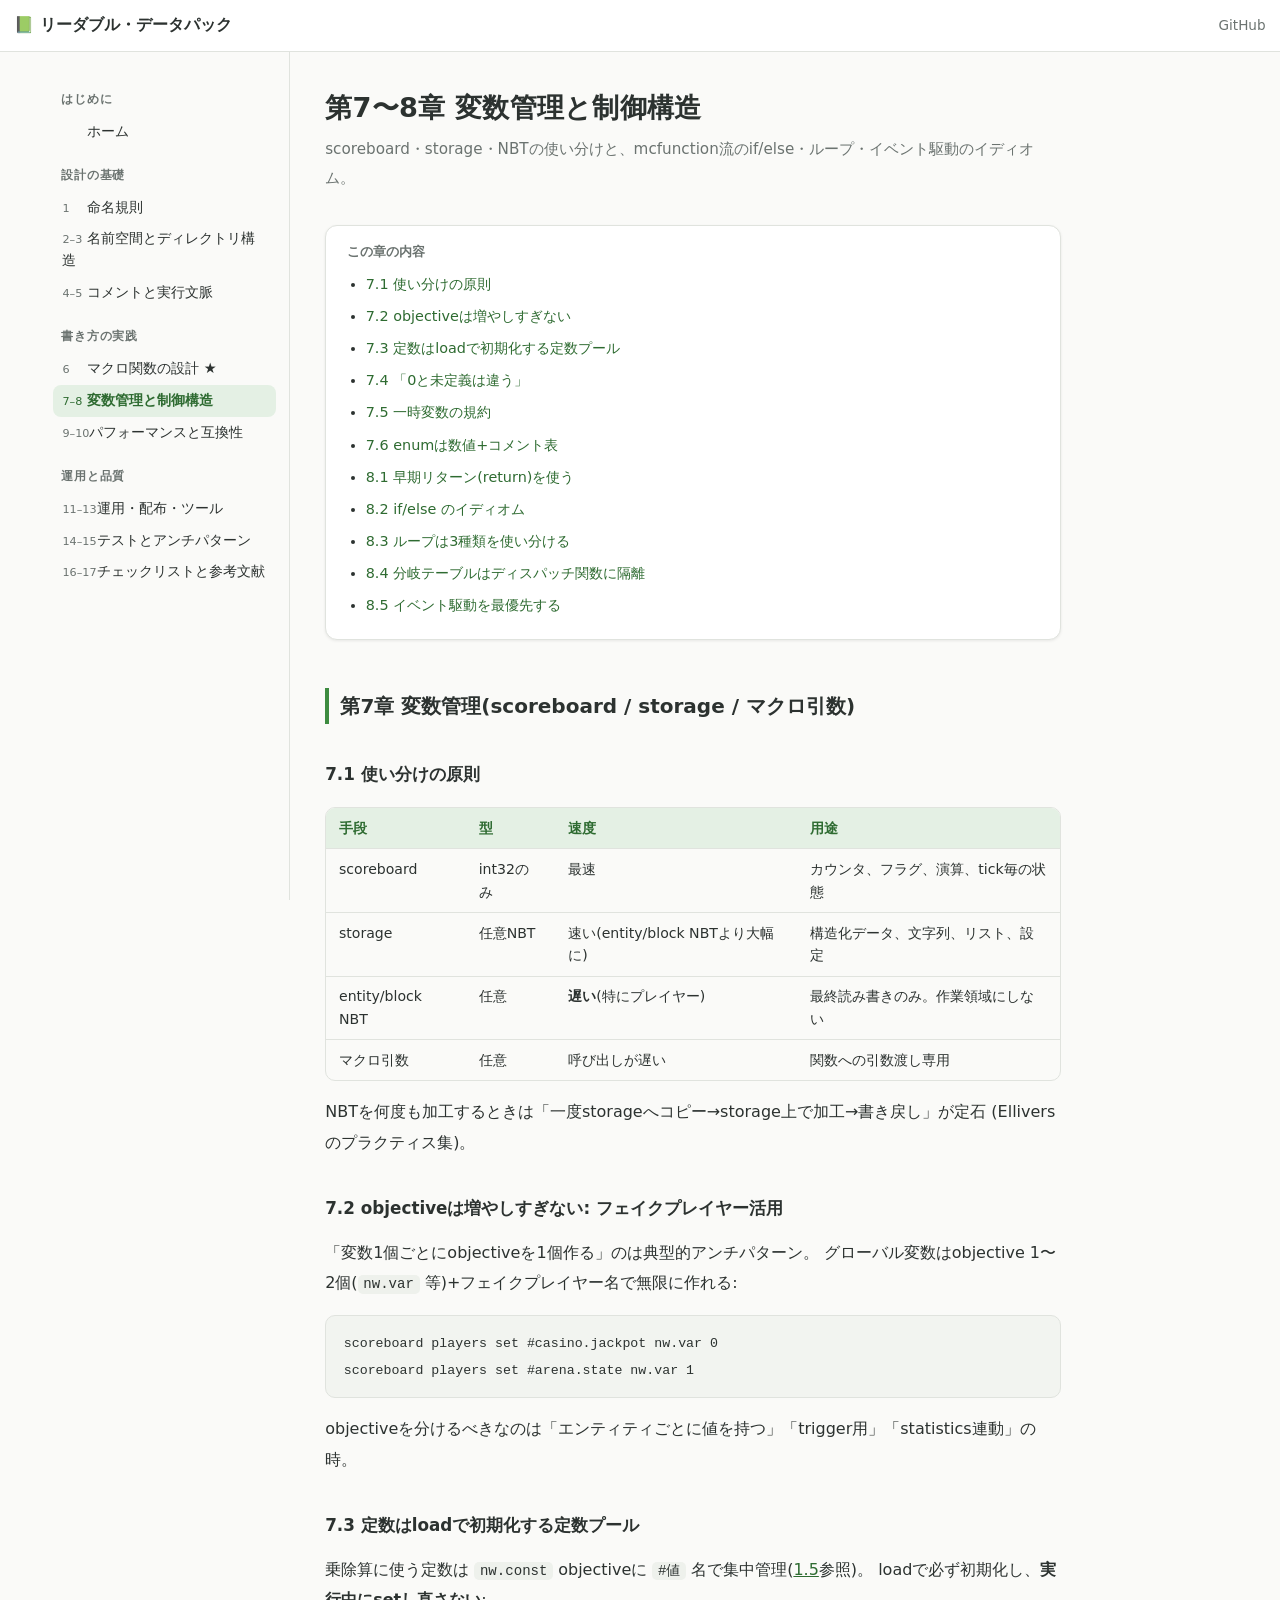
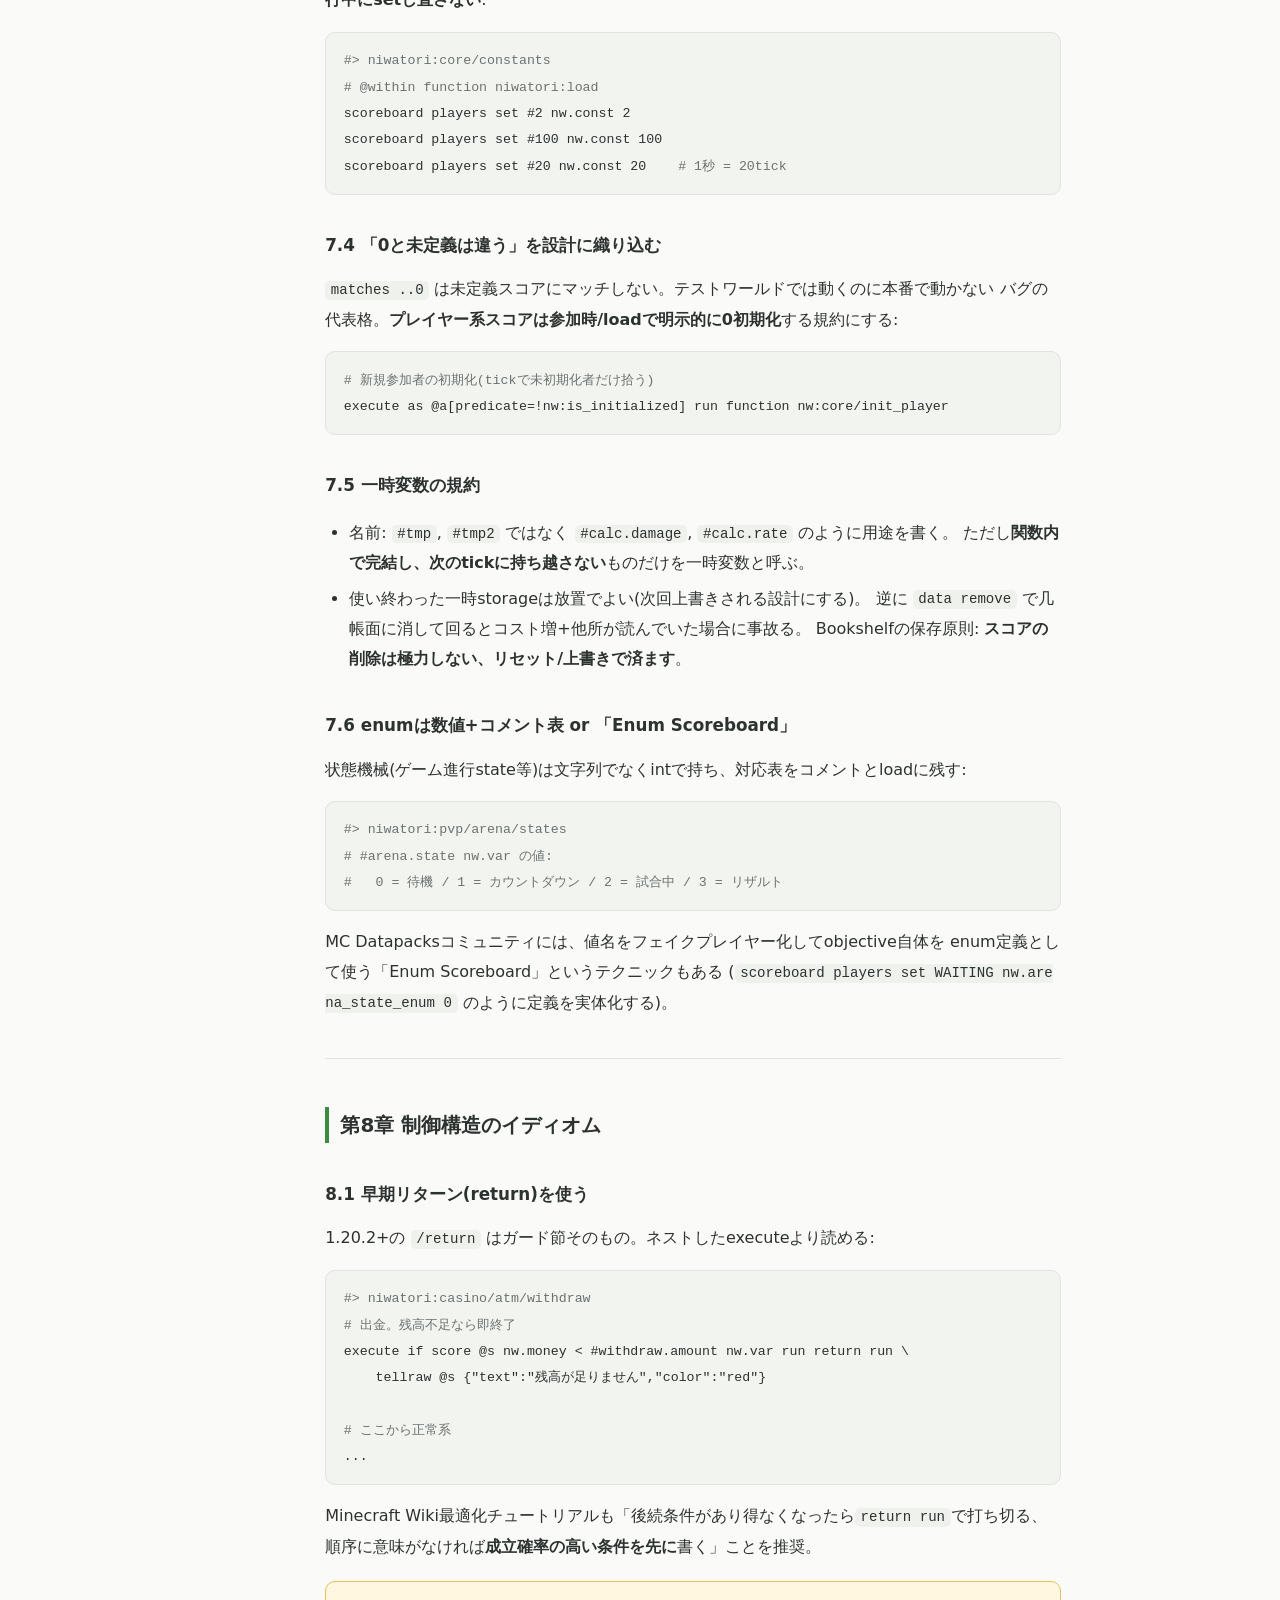
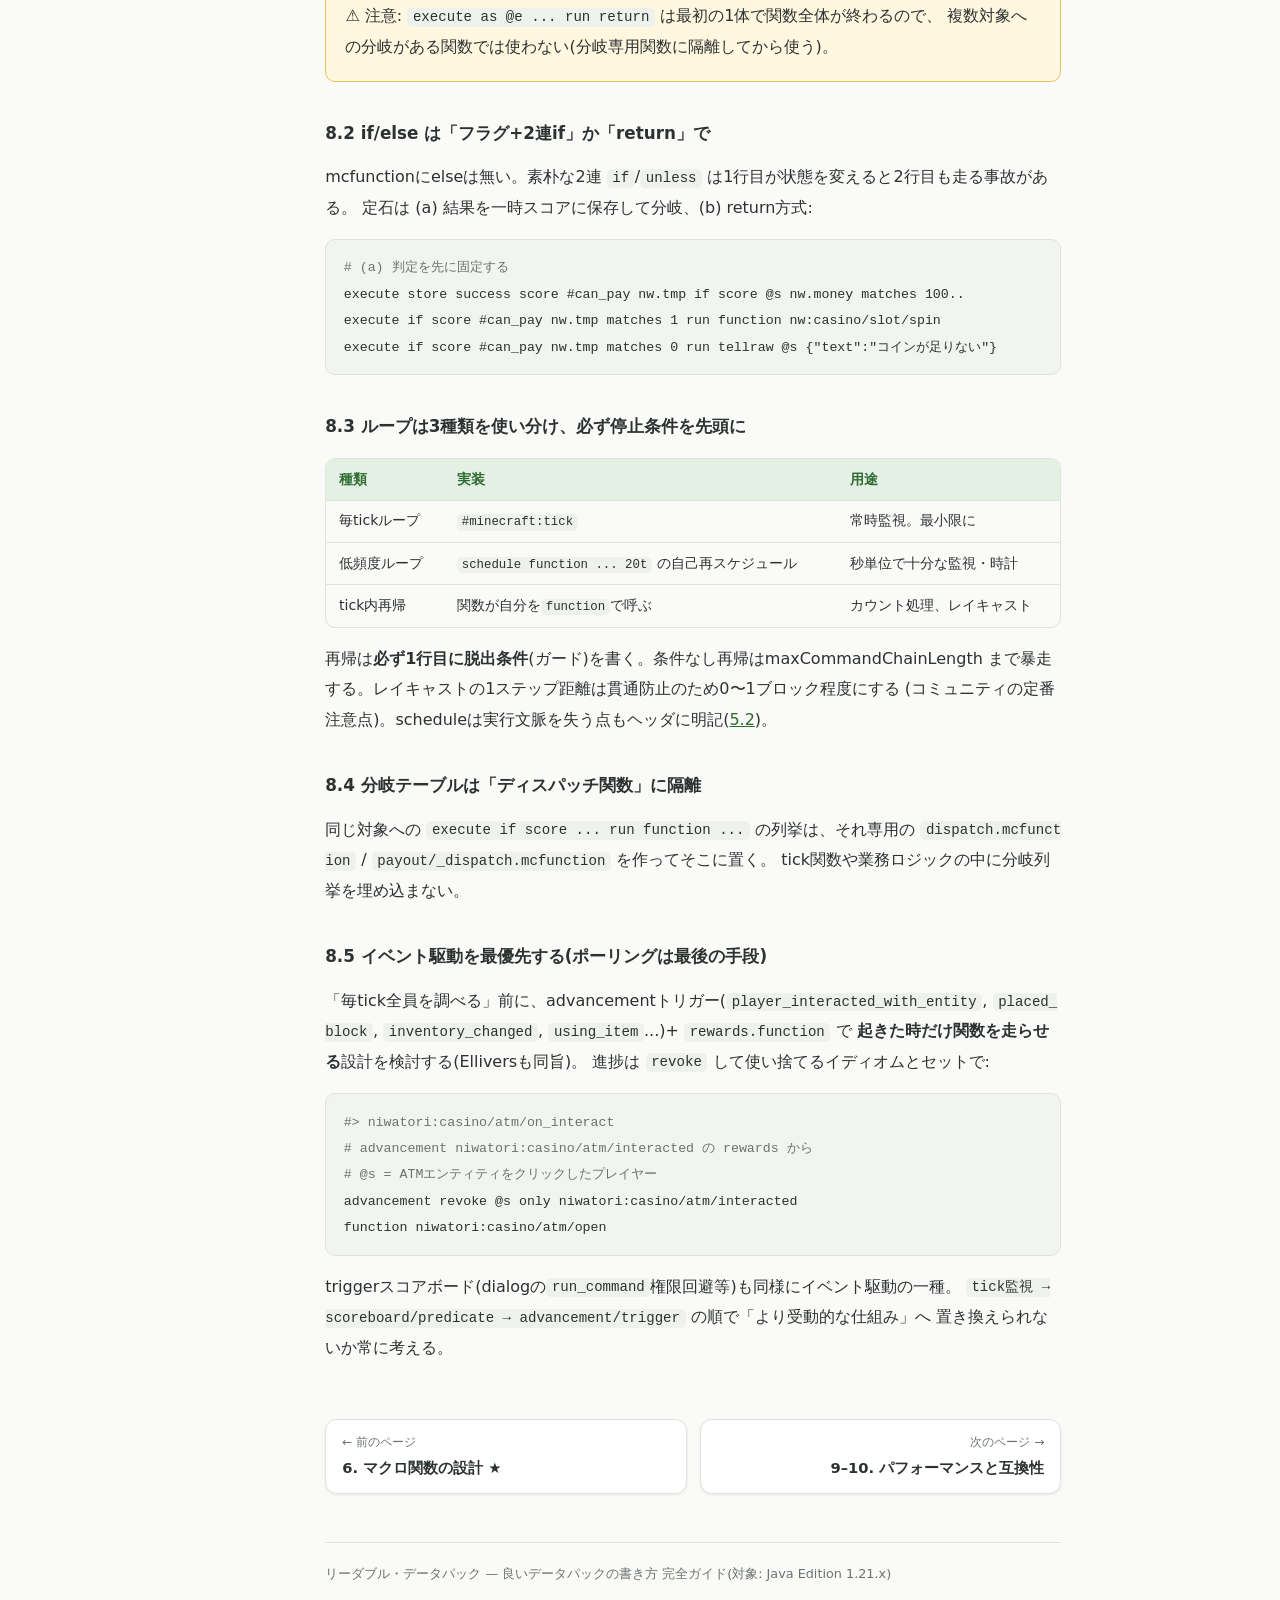
<file: docs/variables.html>
<!DOCTYPE html>
<html lang="ja">
<head>
<meta charset="utf-8">
<meta name="viewport" content="width=device-width, initial-scale=1">
<title>第7〜8章 変数管理と制御構造 | リーダブル・データパック</title>
<meta name="description" content="scoreboard / storage / マクロ引数の使い分け、定数プール、一時変数の規約、早期return、if/else、ループ、イベント駆動設計。">
<link rel="stylesheet" href="style.css">
<link rel="icon" href="data:image/svg+xml,<svg xmlns=%22http://www.w3.org/2000/svg%22 viewBox=%220 0 100 100%22><text y=%22.9em%22 font-size=%2290%22>📗</text></svg>">
</head>
<body>
<header class="topbar">
  <button class="menu-btn" id="menu-btn" aria-label="メニューを開閉">☰</button>
  <a class="brand" href="index.html"><span class="brand-icon">📗</span>リーダブル・データパック</a>
  <a class="gh-link" href="https://github.com/haruto-67/Readable_Data_Pack" target="_blank" rel="noopener">GitHub</a>
</header>
<div class="sidebar-backdrop" id="sidebar-backdrop"></div>
<div class="layout">
  <nav class="sidebar" id="sidebar" aria-label="章ナビゲーション"></nav>
  <main>
    <article>
      <h1>第7〜8章 変数管理と制御構造</h1>
      <p class="chapter-lede">scoreboard・storage・NBTの使い分けと、mcfunction流のif/else・ループ・イベント駆動のイディオム。</p>

      <div class="in-page-toc">
        <p class="toc-title">この章の内容</p>
        <ul>
          <li><a href="#s7-1">7.1 使い分けの原則</a></li>
          <li><a href="#s7-2">7.2 objectiveは増やしすぎない</a></li>
          <li><a href="#s7-3">7.3 定数はloadで初期化する定数プール</a></li>
          <li><a href="#s7-4">7.4 「0と未定義は違う」</a></li>
          <li><a href="#s7-5">7.5 一時変数の規約</a></li>
          <li><a href="#s7-6">7.6 enumは数値+コメント表</a></li>
          <li><a href="#s8-1">8.1 早期リターン(return)を使う</a></li>
          <li><a href="#s8-2">8.2 if/else のイディオム</a></li>
          <li><a href="#s8-3">8.3 ループは3種類を使い分ける</a></li>
          <li><a href="#s8-4">8.4 分岐テーブルはディスパッチ関数に隔離</a></li>
          <li><a href="#s8-5">8.5 イベント駆動を最優先する</a></li>
        </ul>
      </div>

      <h2 id="ch7">第7章 変数管理(scoreboard / storage / マクロ引数)</h2>

      <h3 id="s7-1">7.1 使い分けの原則</h3>

      <div class="table-wrap">
        <table>
          <thead><tr><th>手段</th><th>型</th><th>速度</th><th>用途</th></tr></thead>
          <tbody>
            <tr><td>scoreboard</td><td>int32のみ</td><td>最速</td><td>カウンタ、フラグ、演算、tick毎の状態</td></tr>
            <tr><td>storage</td><td>任意NBT</td><td>速い(entity/block NBTより大幅に)</td><td>構造化データ、文字列、リスト、設定</td></tr>
            <tr><td>entity/block NBT</td><td>任意</td><td><strong>遅い</strong>(特にプレイヤー)</td><td>最終読み書きのみ。作業領域にしない</td></tr>
            <tr><td>マクロ引数</td><td>任意</td><td>呼び出しが遅い</td><td>関数への引数渡し専用</td></tr>
          </tbody>
        </table>
      </div>

      <p>NBTを何度も加工するときは「一度storageへコピー→storage上で加工→書き戻し」が定石
      (Elliversのプラクティス集)。</p>

      <h3 id="s7-2">7.2 objectiveは増やしすぎない: フェイクプレイヤー活用</h3>
      <p>「変数1個ごとにobjectiveを1個作る」のは典型的アンチパターン。
      グローバル変数はobjective 1〜2個(<code>nw.var</code> 等)+フェイクプレイヤー名で無限に作れる:</p>

<pre><code>scoreboard players set #casino.jackpot nw.var 0
scoreboard players set #arena.state nw.var 1</code></pre>

      <p>objectiveを分けるべきなのは「エンティティごとに値を持つ」「trigger用」「statistics連動」の時。</p>

      <h3 id="s7-3">7.3 定数はloadで初期化する定数プール</h3>
      <p>乗除算に使う定数は <code>nw.const</code> objectiveに <code>#値</code> 名で集中管理(<a href="naming.html#s1-5">1.5</a>参照)。
      loadで必ず初期化し、<strong>実行中にsetし直さない</strong>:</p>

<pre><code><span class="c">#&gt; niwatori:core/constants
# @within function niwatori:load</span>
scoreboard players set #2 nw.const 2
scoreboard players set #100 nw.const 100
scoreboard players set #20 nw.const 20    <span class="c"># 1秒 = 20tick</span></code></pre>

      <h3 id="s7-4">7.4 「0と未定義は違う」を設計に織り込む</h3>
      <p><code>matches ..0</code> は未定義スコアにマッチしない。テストワールドでは動くのに本番で動かない
      バグの代表格。<strong>プレイヤー系スコアは参加時/loadで明示的に0初期化</strong>する規約にする:</p>

<pre><code><span class="c"># 新規参加者の初期化(tickで未初期化者だけ拾う)</span>
execute as @a[predicate=!nw:is_initialized] run function nw:core/init_player</code></pre>

      <h3 id="s7-5">7.5 一時変数の規約</h3>
      <ul>
        <li>名前: <code>#tmp</code>, <code>#tmp2</code> ではなく <code>#calc.damage</code>, <code>#calc.rate</code> のように用途を書く。
          ただし<strong>関数内で完結し、次のtickに持ち越さない</strong>ものだけを一時変数と呼ぶ。</li>
        <li>使い終わった一時storageは放置でよい(次回上書きされる設計にする)。
          逆に <code>data remove</code> で几帳面に消して回るとコスト増+他所が読んでいた場合に事故る。
          Bookshelfの保存原則: <strong>スコアの削除は極力しない、リセット/上書きで済ます</strong>。</li>
      </ul>

      <h3 id="s7-6">7.6 enumは数値+コメント表 or 「Enum Scoreboard」</h3>
      <p>状態機械(ゲーム進行state等)は文字列でなくintで持ち、対応表をコメントとloadに残す:</p>

<pre><code><span class="c">#&gt; niwatori:pvp/arena/states
# #arena.state nw.var の値:
#   0 = 待機 / 1 = カウントダウン / 2 = 試合中 / 3 = リザルト</span></code></pre>

      <p>MC Datapacksコミュニティには、値名をフェイクプレイヤー化してobjective自体を
      enum定義として使う「Enum Scoreboard」というテクニックもある
      (<code>scoreboard players set WAITING nw.arena_state_enum 0</code> のように定義を実体化する)。</p>

      <hr>

      <h2 id="ch8">第8章 制御構造のイディオム</h2>

      <h3 id="s8-1">8.1 早期リターン(return)を使う</h3>
      <p>1.20.2+の <code>/return</code> はガード節そのもの。ネストしたexecuteより読める:</p>

<pre><code><span class="c">#&gt; niwatori:casino/atm/withdraw
# 出金。残高不足なら即終了</span>
execute if score @s nw.money &lt; #withdraw.amount nw.var run return run \
    tellraw @s {"text":"残高が足りません","color":"red"}

<span class="c"># ここから正常系</span>
...</code></pre>

      <p>Minecraft Wiki最適化チュートリアルも「後続条件があり得なくなったら<code>return run</code>で打ち切る、
      順序に意味がなければ<strong>成立確率の高い条件を先に</strong>書く」ことを推奨。</p>

      <div class="callout-warn">
        <p>⚠ 注意: <code>execute as @e ... run return</code> は最初の1体で関数全体が終わるので、
        複数対象への分岐がある関数では使わない(分岐専用関数に隔離してから使う)。</p>
      </div>

      <h3 id="s8-2">8.2 if/else は「フラグ+2連if」か「return」で</h3>
      <p>mcfunctionにelseは無い。素朴な2連 <code>if</code>/<code>unless</code> は1行目が状態を変えると2行目も走る事故がある。
      定石は (a) 結果を一時スコアに保存して分岐、(b) return方式:</p>

<pre><code><span class="c"># (a) 判定を先に固定する</span>
execute store success score #can_pay nw.tmp if score @s nw.money matches 100..
execute if score #can_pay nw.tmp matches 1 run function nw:casino/slot/spin
execute if score #can_pay nw.tmp matches 0 run tellraw @s {"text":"コインが足りない"}</code></pre>

      <h3 id="s8-3">8.3 ループは3種類を使い分け、必ず停止条件を先頭に</h3>

      <div class="table-wrap">
        <table>
          <thead><tr><th>種類</th><th>実装</th><th>用途</th></tr></thead>
          <tbody>
            <tr><td>毎tickループ</td><td><code>#minecraft:tick</code></td><td>常時監視。最小限に</td></tr>
            <tr><td>低頻度ループ</td><td><code>schedule function ... 20t</code> の自己再スケジュール</td><td>秒単位で十分な監視・時計</td></tr>
            <tr><td>tick内再帰</td><td>関数が自分を<code>function</code>で呼ぶ</td><td>カウント処理、レイキャスト</td></tr>
          </tbody>
        </table>
      </div>

      <p>再帰は<strong>必ず1行目に脱出条件</strong>(ガード)を書く。条件なし再帰はmaxCommandChainLength
      まで暴走する。レイキャストの1ステップ距離は貫通防止のため0〜1ブロック程度にする
      (コミュニティの定番注意点)。scheduleは実行文脈を失う点もヘッダに明記(<a href="context.html#s5-2">5.2</a>)。</p>

      <h3 id="s8-4">8.4 分岐テーブルは「ディスパッチ関数」に隔離</h3>
      <p>同じ対象への <code>execute if score ... run function ...</code> の列挙は、それ専用の
      <code>dispatch.mcfunction</code> / <code>payout/_dispatch.mcfunction</code> を作ってそこに置く。
      tick関数や業務ロジックの中に分岐列挙を埋め込まない。</p>

      <h3 id="s8-5">8.5 イベント駆動を最優先する(ポーリングは最後の手段)</h3>
      <p>「毎tick全員を調べる」前に、advancementトリガー(<code>player_interacted_with_entity</code>,
      <code>placed_block</code>, <code>inventory_changed</code>, <code>using_item</code>...)+ <code>rewards.function</code> で
      <strong>起きた時だけ関数を走らせる</strong>設計を検討する(Elliversも同旨)。
      進捗は <code>revoke</code> して使い捨てるイディオムとセットで:</p>

<pre><code><span class="c">#&gt; niwatori:casino/atm/on_interact
# advancement niwatori:casino/atm/interacted の rewards から
# @s = ATMエンティティをクリックしたプレイヤー</span>
advancement revoke @s only niwatori:casino/atm/interacted
function niwatori:casino/atm/open</code></pre>

      <p>triggerスコアボード(dialogの<code>run_command</code>権限回避等)も同様にイベント駆動の一種。
      <code>tick監視 → scoreboard/predicate → advancement/trigger</code> の順で「より受動的な仕組み」へ
      置き換えられないか常に考える。</p>
    </article>
    <nav class="pager" id="pager" aria-label="前後のページ"></nav>
    <footer class="site-footer">リーダブル・データパック — 良いデータパックの書き方 完全ガイド(対象: Java Edition 1.21.x)</footer>
  </main>
</div>
<script src="site.js"></script>
</body>
</html>
</file>
<file: docs/style.css>
/* ==========================================================
   リーダブル・データパック — サイト共通スタイル
   ========================================================== */

:root {
  --bg: #fafaf8;
  --bg-panel: #ffffff;
  --bg-code: #f2f4f0;
  --bg-inline-code: #eef1ec;
  --text: #2c3230;
  --text-muted: #6b7370;
  --accent: #3d8b40;
  --accent-strong: #2e6b31;
  --accent-soft: #e4f0e4;
  --border: #e0e3de;
  --link: #2e6b31;
  --good: #2e7d32;
  --bad: #c62828;
  --warn-bg: #fff7e0;
  --warn-border: #e6c25a;
  --quote-bg: #eef4ee;
  --shadow: 0 1px 3px rgba(0, 0, 0, 0.08);
  --topbar-h: 3.25rem;
}

@media (prefers-color-scheme: dark) {
  :root {
    --bg: #181c1a;
    --bg-panel: #202623;
    --bg-code: #23292580;
    --bg-inline-code: #2c332f;
    --text: #d8ddda;
    --text-muted: #96a09b;
    --accent: #6abf6e;
    --accent-strong: #8fd492;
    --accent-soft: #26382a;
    --border: #343b37;
    --link: #8fd492;
    --good: #81c784;
    --bad: #ef9a9a;
    --warn-bg: #33301f;
    --warn-border: #8a7635;
    --quote-bg: #232d25;
    --shadow: 0 1px 3px rgba(0, 0, 0, 0.4);
  }
}

* { box-sizing: border-box; }

html {
  scroll-behavior: smooth;
  scroll-padding-top: calc(var(--topbar-h) + 1rem);
}

body {
  margin: 0;
  background: var(--bg);
  color: var(--text);
  font-family: "Hiragino Kaku Gothic ProN", "Hiragino Sans", "BIZ UDPGothic",
    "Yu Gothic UI", "Meiryo", system-ui, -apple-system, "Segoe UI", sans-serif;
  font-size: 16px;
  line-height: 1.9;
  -webkit-text-size-adjust: 100%;
}

/* ---------- トップバー ---------- */

.topbar {
  position: fixed;
  top: 0;
  left: 0;
  right: 0;
  height: var(--topbar-h);
  display: flex;
  align-items: center;
  gap: 0.6rem;
  padding: 0 0.9rem;
  background: var(--bg-panel);
  border-bottom: 1px solid var(--border);
  z-index: 30;
}

.menu-btn {
  display: none;
  background: none;
  border: 1px solid var(--border);
  border-radius: 8px;
  color: var(--text);
  font-size: 1.1rem;
  line-height: 1;
  padding: 0.4rem 0.55rem;
  cursor: pointer;
}

.brand {
  font-weight: 700;
  font-size: 1rem;
  color: var(--text);
  text-decoration: none;
  white-space: nowrap;
  overflow: hidden;
  text-overflow: ellipsis;
}

.brand .brand-icon { margin-right: 0.35rem; }

.topbar .gh-link {
  margin-left: auto;
  color: var(--text-muted);
  text-decoration: none;
  font-size: 0.85rem;
  white-space: nowrap;
}
.topbar .gh-link:hover { color: var(--link); }

/* ---------- レイアウト ---------- */

.layout {
  display: flex;
  max-width: 1200px;
  margin: 0 auto;
  padding-top: var(--topbar-h);
}

.sidebar {
  position: sticky;
  top: var(--topbar-h);
  align-self: flex-start;
  width: 250px;
  flex-shrink: 0;
  height: calc(100vh - var(--topbar-h));
  overflow-y: auto;
  padding: 1.2rem 0.8rem 2rem;
  border-right: 1px solid var(--border);
}

.sidebar .nav-group-label {
  font-size: 0.72rem;
  font-weight: 700;
  letter-spacing: 0.08em;
  color: var(--text-muted);
  margin: 1.1rem 0.5rem 0.3rem;
  text-transform: uppercase;
}

.sidebar a {
  display: block;
  padding: 0.32rem 0.6rem;
  border-radius: 8px;
  color: var(--text);
  text-decoration: none;
  font-size: 0.9rem;
  line-height: 1.5;
}

.sidebar a:hover { background: var(--accent-soft); }

.sidebar a.active {
  background: var(--accent-soft);
  color: var(--accent-strong);
  font-weight: 700;
}

.sidebar a .ch-no {
  display: inline-block;
  min-width: 2.2em;
  color: var(--text-muted);
  font-size: 0.78em;
  font-weight: 400;
}
.sidebar a.active .ch-no { color: inherit; }

.sidebar-backdrop {
  display: none;
  position: fixed;
  inset: 0;
  background: rgba(0, 0, 0, 0.45);
  z-index: 25;
}

main {
  flex: 1;
  min-width: 0;
  padding: 2rem 2.2rem 4rem;
}

article { max-width: 46rem; }

/* ---------- 見出し・本文 ---------- */

h1 {
  font-size: 1.7rem;
  line-height: 1.4;
  margin: 0.3rem 0 0.5rem;
  letter-spacing: 0.01em;
}

.chapter-lede {
  color: var(--text-muted);
  margin: 0 0 2rem;
  font-size: 0.95rem;
}

h2 {
  font-size: 1.25rem;
  line-height: 1.5;
  margin: 3rem 0 0.8rem;
  padding: 0.2rem 0 0.2rem 0.7rem;
  border-left: 4px solid var(--accent);
}

h3 {
  font-size: 1.05rem;
  margin: 2.2rem 0 0.6rem;
}

h2:first-child { margin-top: 0; }

p { margin: 0.8rem 0; }

a { color: var(--link); }

strong { color: inherit; }

hr {
  border: none;
  border-top: 1px solid var(--border);
  margin: 2.5rem 0;
}

ul, ol { padding-left: 1.5em; }
li { margin: 0.3rem 0; }

/* ---------- コード ---------- */

code {
  font-family: "Consolas", "SF Mono", "Cascadia Code", "Menlo", monospace;
  font-size: 0.88em;
  background: var(--bg-inline-code);
  padding: 0.1em 0.4em;
  border-radius: 5px;
  word-break: break-all;
}

pre {
  background: var(--bg-code);
  border: 1px solid var(--border);
  border-radius: 10px;
  padding: 0.9rem 1.1rem;
  overflow-x: auto;
  line-height: 1.65;
  margin: 1rem 0;
}

pre code {
  background: none;
  padding: 0;
  border-radius: 0;
  font-size: 0.83rem;
  word-break: normal;
}

pre .c { color: var(--text-muted); }      /* コメント */
pre .ok { color: var(--good); }           /* ✅ 行 */
pre .ng { color: var(--bad); }            /* ❌ 行 */

/* ---------- 引用・注意 ---------- */

blockquote {
  margin: 1.2rem 0;
  padding: 0.8rem 1.2rem;
  background: var(--quote-bg);
  border-left: 4px solid var(--accent);
  border-radius: 0 10px 10px 0;
}
blockquote p { margin: 0.4rem 0; }

.callout-warn {
  margin: 1.2rem 0;
  padding: 0.8rem 1.2rem;
  background: var(--warn-bg);
  border: 1px solid var(--warn-border);
  border-radius: 10px;
}
.callout-warn p { margin: 0.4rem 0; }

/* ---------- テーブル ---------- */

.table-wrap {
  overflow-x: auto;
  margin: 1rem 0;
  border: 1px solid var(--border);
  border-radius: 10px;
}

table {
  border-collapse: collapse;
  width: 100%;
  font-size: 0.88rem;
  line-height: 1.6;
}

th, td {
  padding: 0.55rem 0.8rem;
  border-bottom: 1px solid var(--border);
  text-align: left;
  vertical-align: top;
  min-width: 6em;
}

th {
  background: var(--accent-soft);
  color: var(--accent-strong);
  font-weight: 700;
  white-space: nowrap;
}

tr:last-child td { border-bottom: none; }

/* ---------- 章内目次 ---------- */

.in-page-toc {
  background: var(--bg-panel);
  border: 1px solid var(--border);
  border-radius: 12px;
  padding: 0.9rem 1.3rem;
  margin: 1.5rem 0 2rem;
  box-shadow: var(--shadow);
}
.in-page-toc .toc-title {
  font-size: 0.8rem;
  font-weight: 700;
  color: var(--text-muted);
  margin: 0 0 0.4rem;
}
.in-page-toc ul {
  margin: 0;
  padding-left: 1.3em;
  font-size: 0.9rem;
}
.in-page-toc a { text-decoration: none; }
.in-page-toc a:hover { text-decoration: underline; }

/* ---------- チェックリスト ---------- */

ul.checklist { list-style: none; padding-left: 0.2em; }
ul.checklist li {
  padding-left: 1.7em;
  position: relative;
  margin: 0.45rem 0;
}
ul.checklist li::before {
  content: "☐";
  position: absolute;
  left: 0;
  color: var(--accent);
  font-size: 1.1em;
}

/* ---------- ホームのカード ---------- */

.hero {
  padding: 1rem 0 0.5rem;
}
.hero h1 { font-size: 2rem; }
.hero .subtitle {
  color: var(--text-muted);
  font-size: 1.05rem;
  margin: 0.2rem 0 1rem;
}
.hero .meta {
  font-size: 0.85rem;
  color: var(--text-muted);
}

.card-grid {
  display: grid;
  grid-template-columns: repeat(auto-fill, minmax(240px, 1fr));
  gap: 0.9rem;
  margin: 1.5rem 0;
}

.card {
  display: block;
  background: var(--bg-panel);
  border: 1px solid var(--border);
  border-radius: 12px;
  padding: 1rem 1.1rem;
  text-decoration: none;
  color: var(--text);
  box-shadow: var(--shadow);
  transition: border-color 0.15s, transform 0.15s;
}
.card:hover {
  border-color: var(--accent);
  transform: translateY(-2px);
}
.card .card-ch {
  font-size: 0.75rem;
  font-weight: 700;
  color: var(--accent-strong);
  letter-spacing: 0.05em;
}
.card .card-title {
  font-weight: 700;
  font-size: 1rem;
  margin: 0.15rem 0 0.3rem;
}
.card .card-desc {
  font-size: 0.84rem;
  color: var(--text-muted);
  line-height: 1.7;
}

/* ---------- 前後ページナビ ---------- */

.pager {
  display: flex;
  gap: 0.8rem;
  margin-top: 3.5rem;
  max-width: 46rem;
}

.pager a {
  flex: 1;
  display: block;
  background: var(--bg-panel);
  border: 1px solid var(--border);
  border-radius: 12px;
  padding: 0.7rem 1rem;
  text-decoration: none;
  color: var(--text);
  box-shadow: var(--shadow);
  min-width: 0;
}
.pager a:hover { border-color: var(--accent); }
.pager a.next { text-align: right; }
.pager .pager-label {
  display: block;
  font-size: 0.75rem;
  color: var(--text-muted);
}
.pager .pager-title {
  display: block;
  font-weight: 700;
  font-size: 0.92rem;
  white-space: nowrap;
  overflow: hidden;
  text-overflow: ellipsis;
}
.pager .spacer { flex: 1; visibility: hidden; }

footer.site-footer {
  margin-top: 3rem;
  padding-top: 1.2rem;
  border-top: 1px solid var(--border);
  color: var(--text-muted);
  font-size: 0.8rem;
  max-width: 46rem;
}

/* ---------- モバイル ---------- */

@media (max-width: 900px) {
  body { font-size: 15.5px; }

  .menu-btn { display: block; }

  .sidebar {
    position: fixed;
    top: var(--topbar-h);
    left: 0;
    bottom: 0;
    height: auto;
    width: min(78vw, 300px);
    background: var(--bg-panel);
    transform: translateX(-105%);
    transition: transform 0.2s ease;
    z-index: 28;
    box-shadow: 4px 0 16px rgba(0, 0, 0, 0.15);
  }

  body.nav-open .sidebar { transform: translateX(0); }
  body.nav-open .sidebar-backdrop { display: block; }
  body.nav-open { overflow: hidden; }

  main { padding: 1.4rem 1.1rem 3rem; }

  h1 { font-size: 1.45rem; }
  h2 { font-size: 1.15rem; }

  .pager { flex-direction: column; }
  .pager a.next { text-align: left; }
  .pager .spacer { display: none; }
}
</file>
